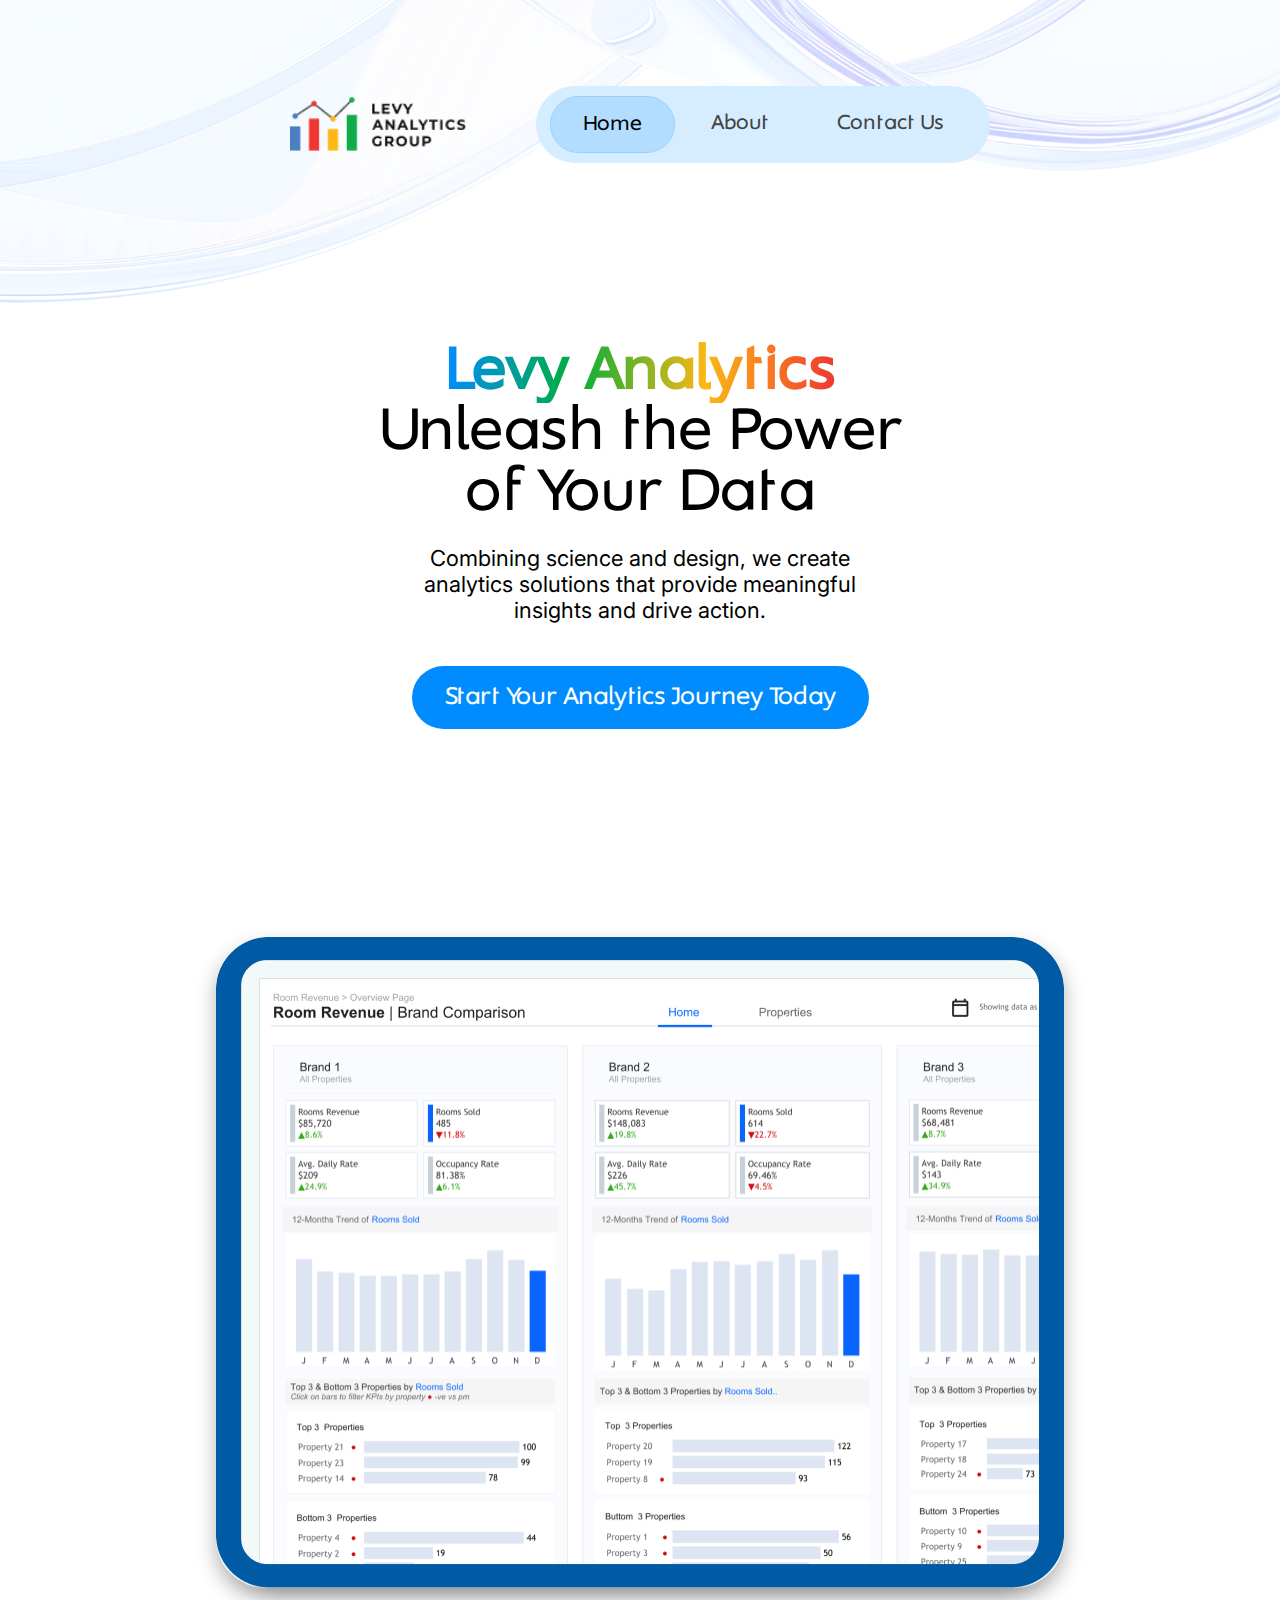
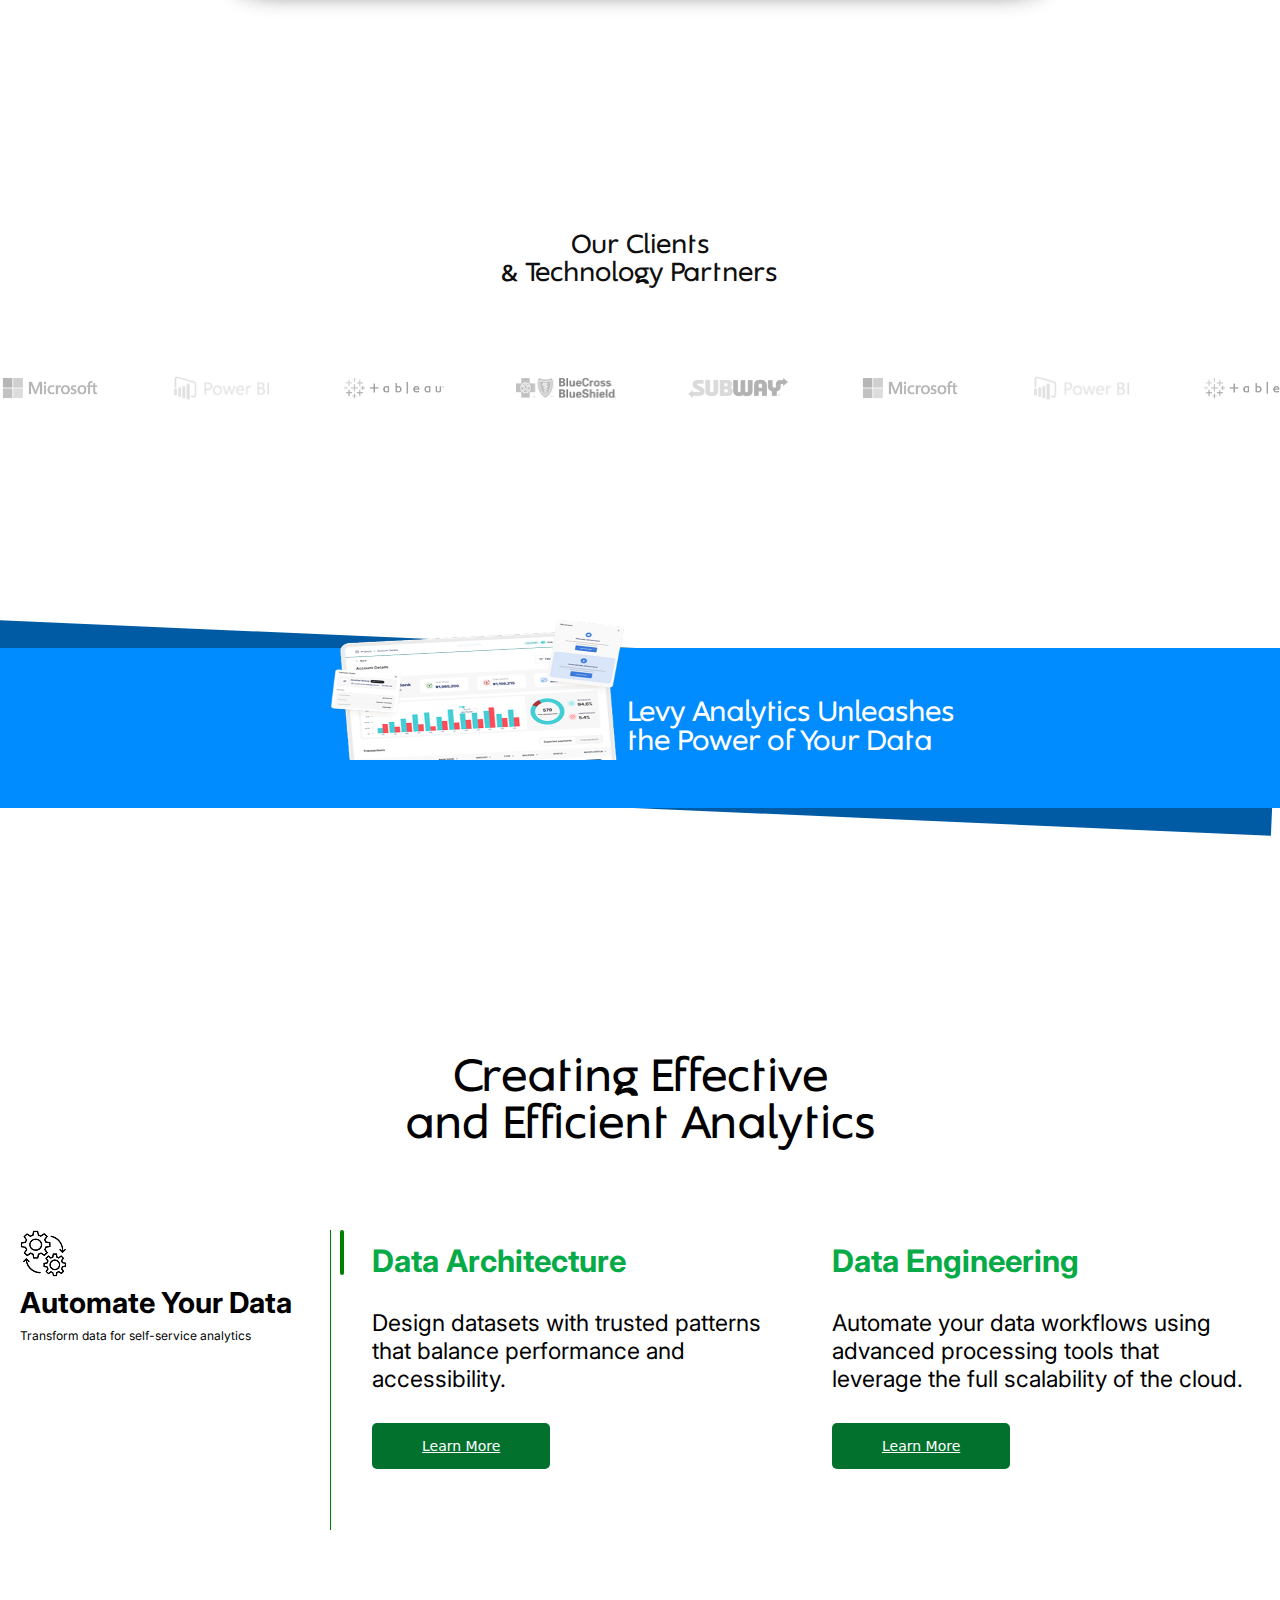
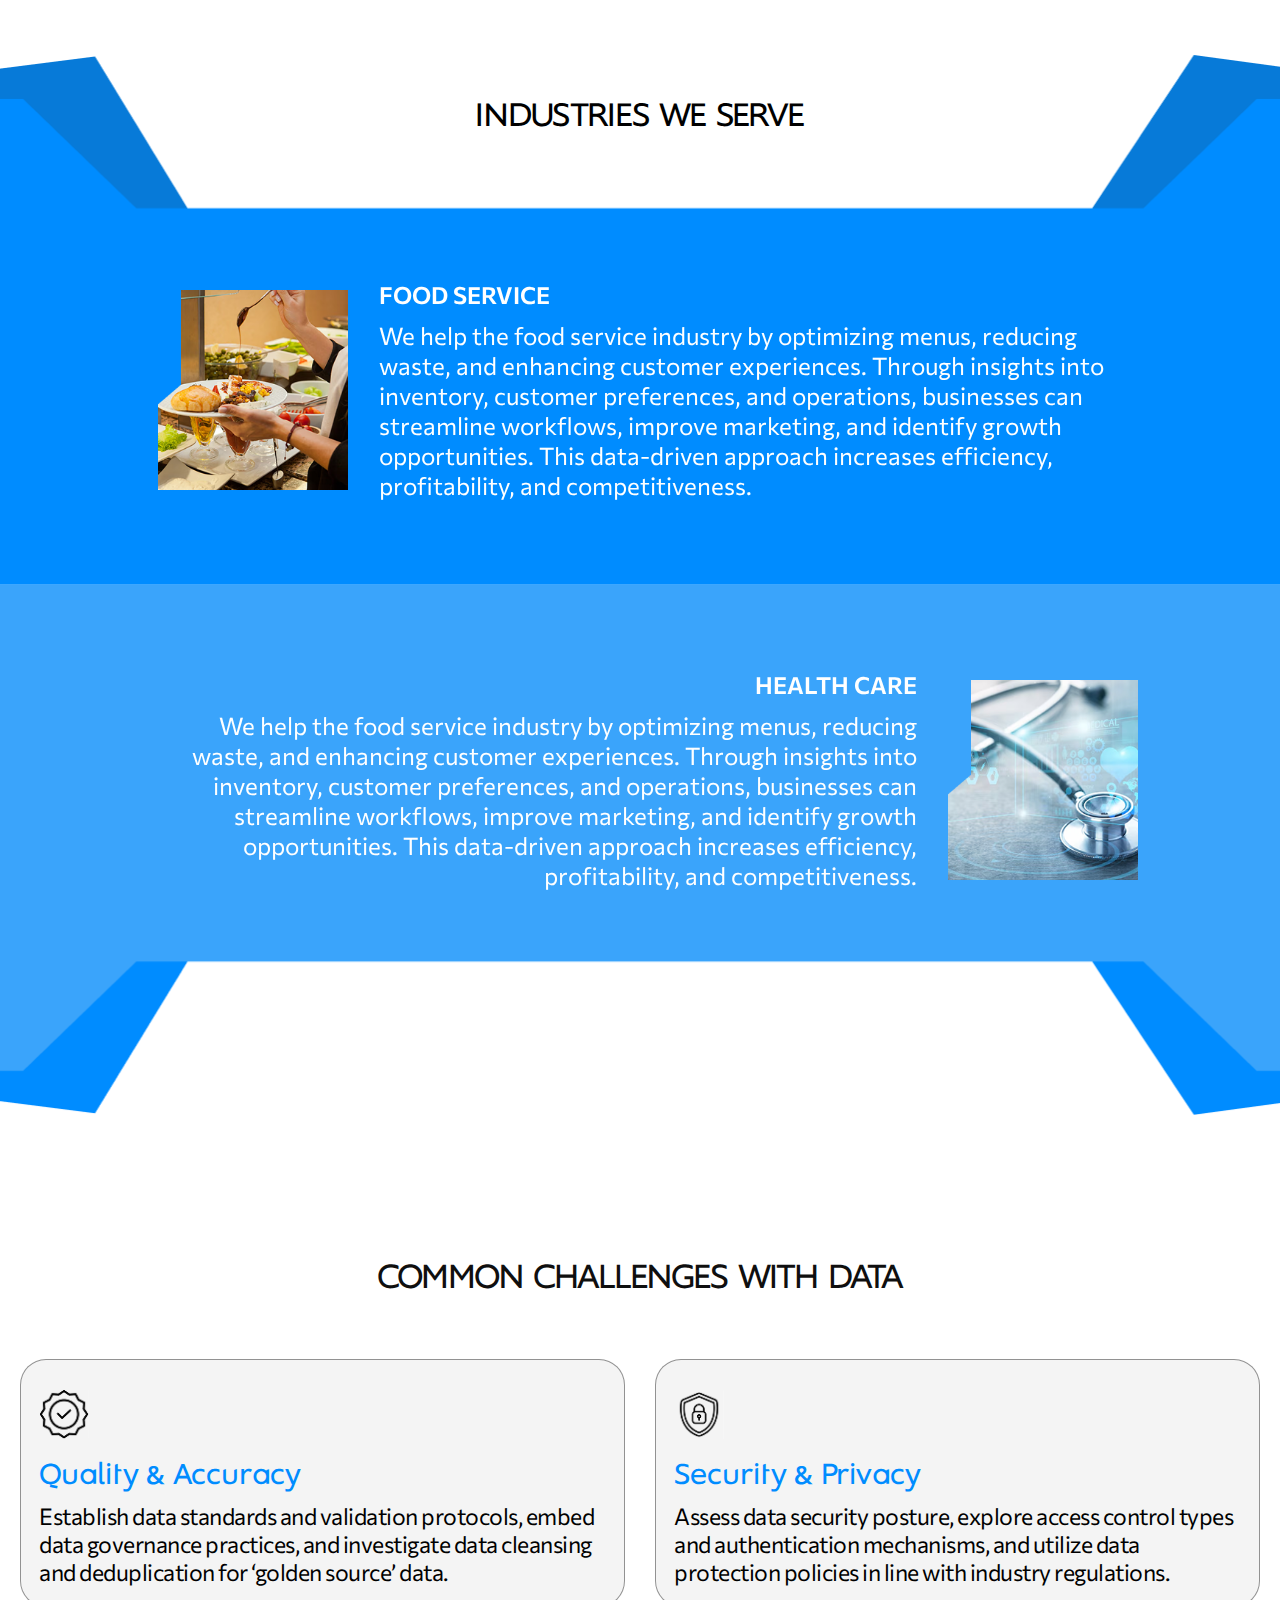
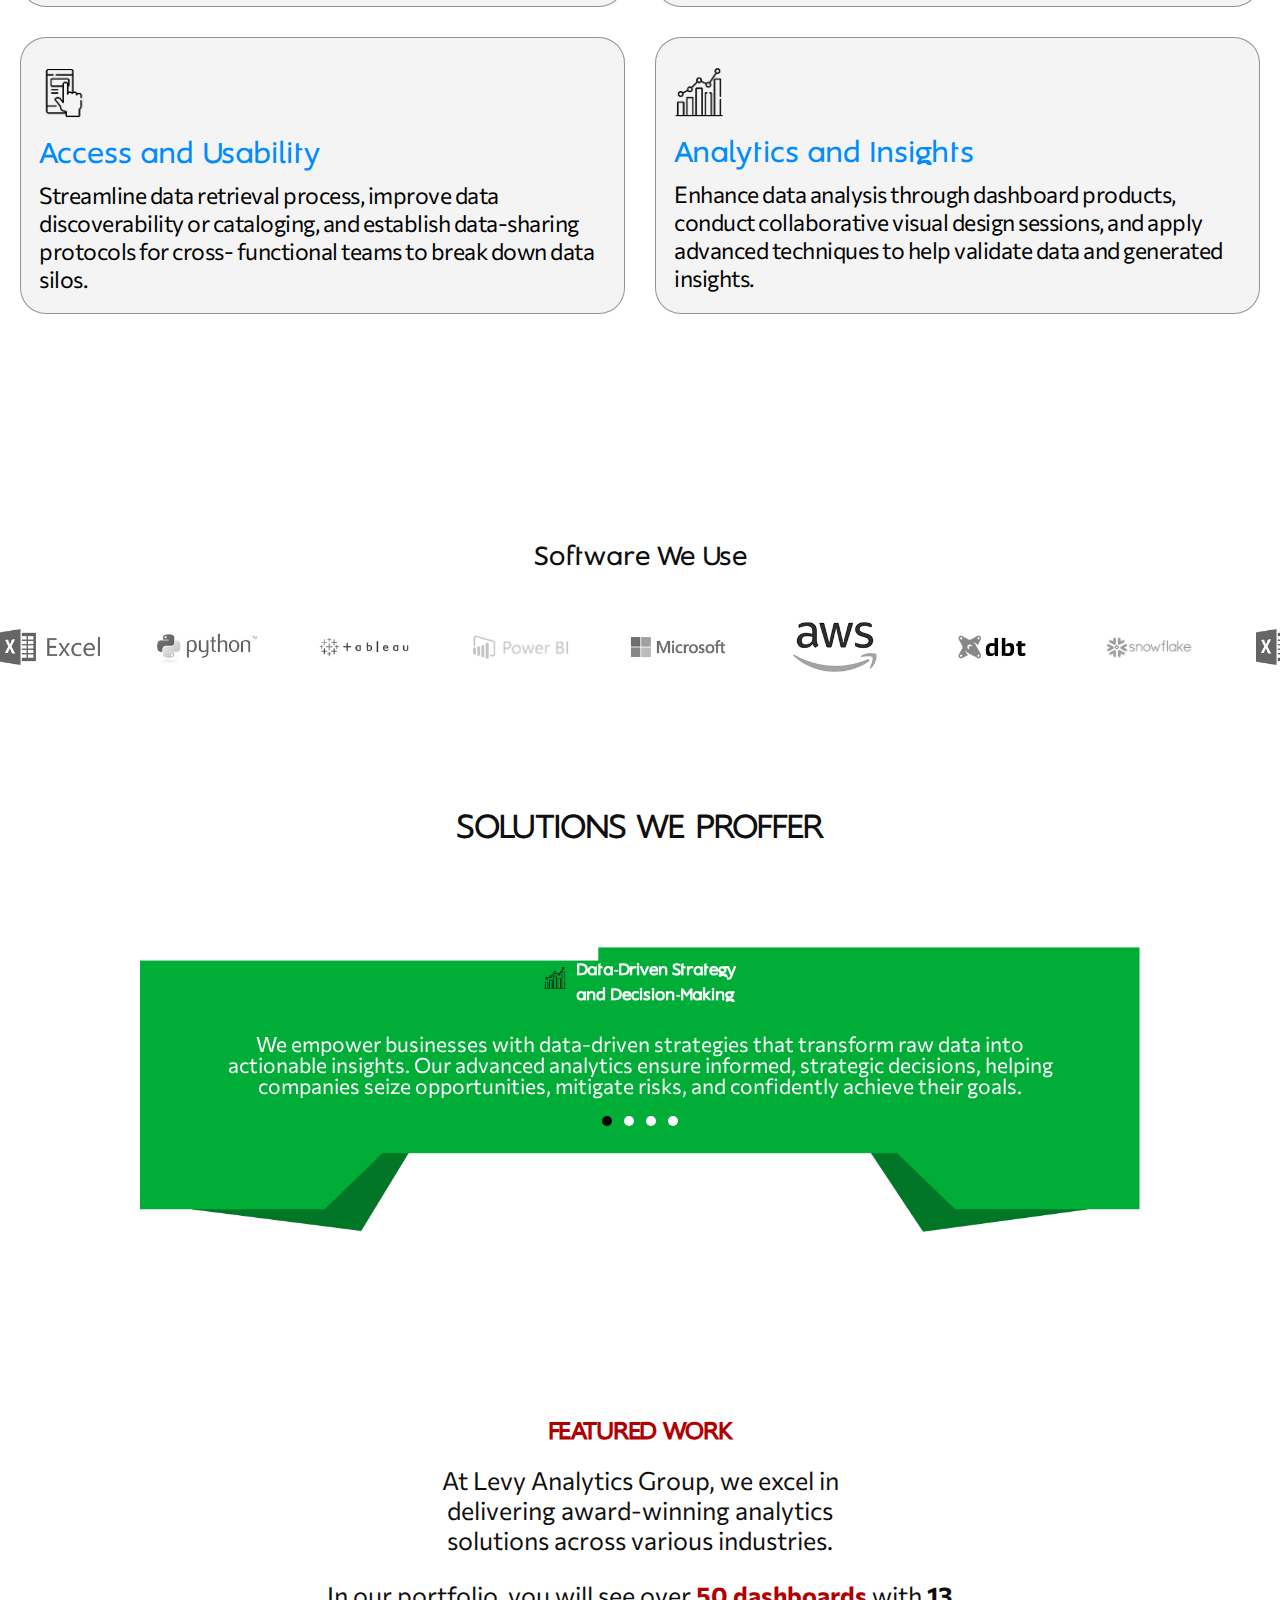
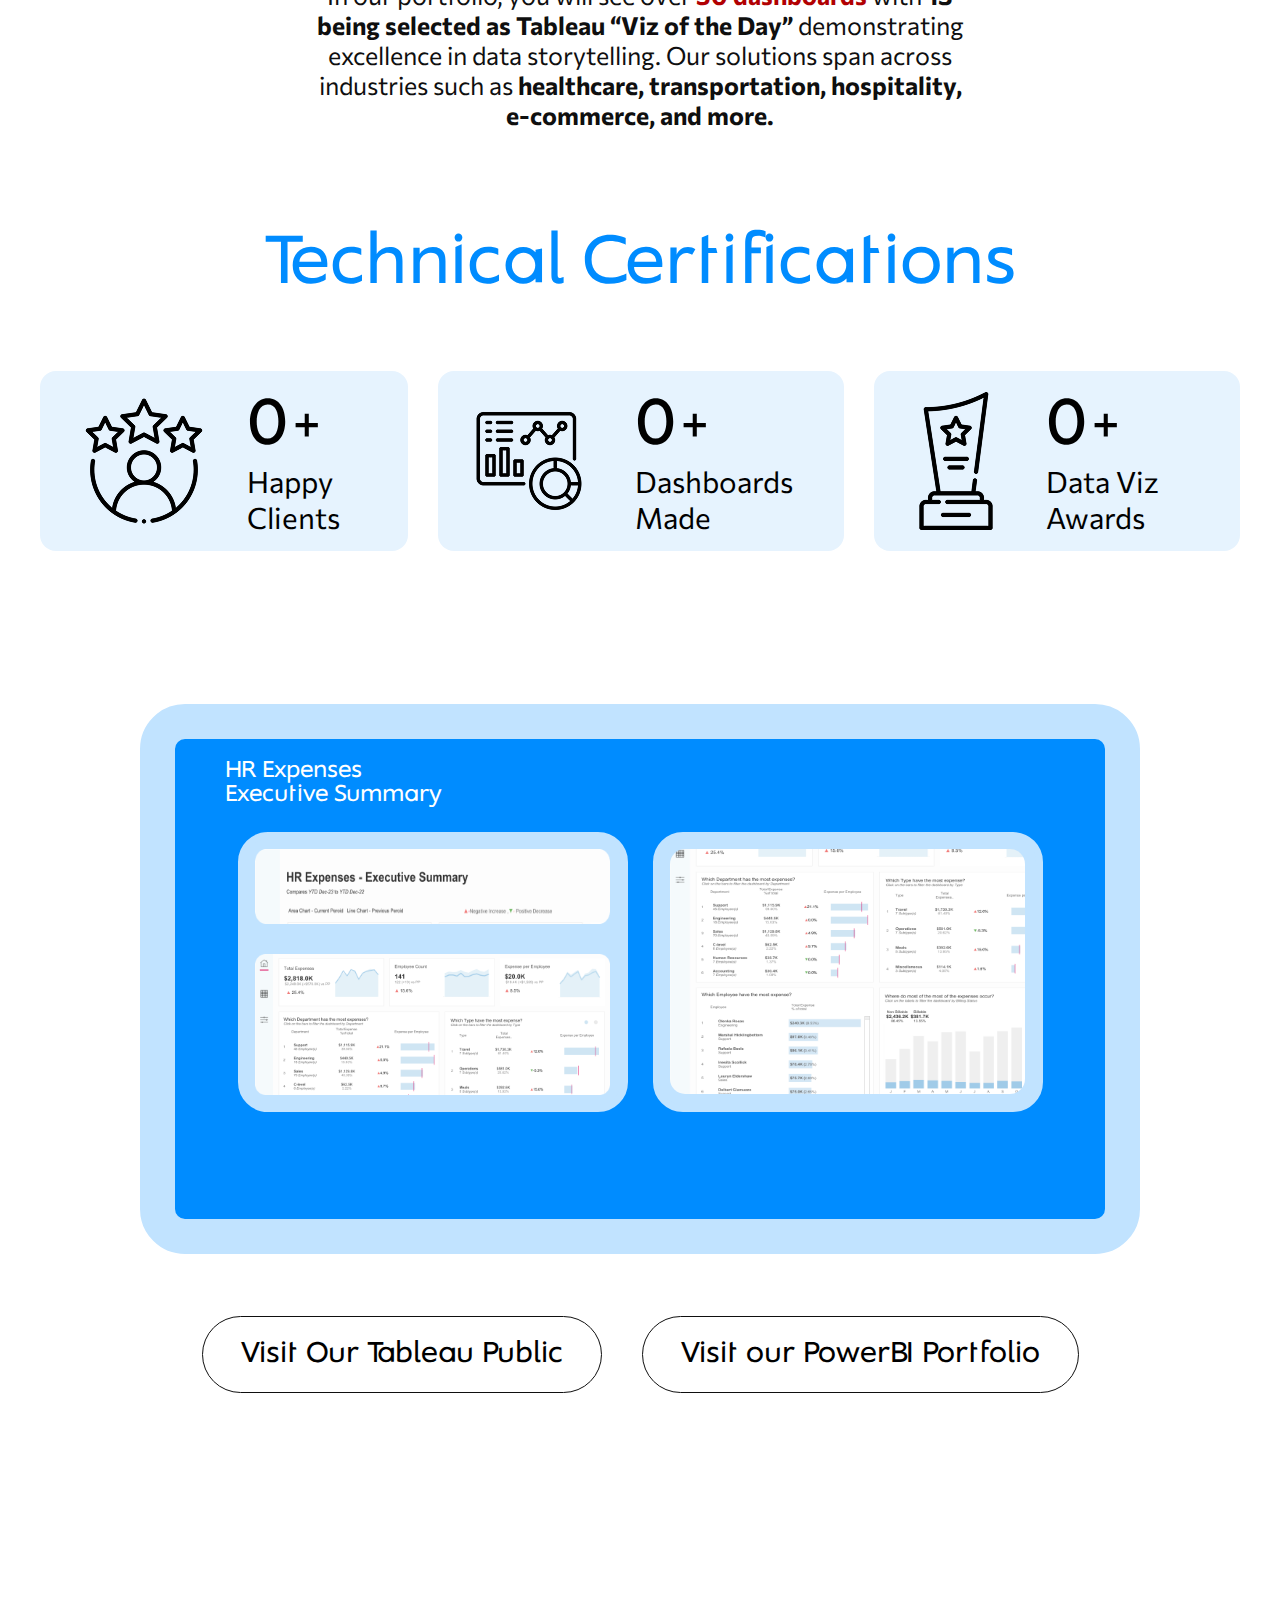
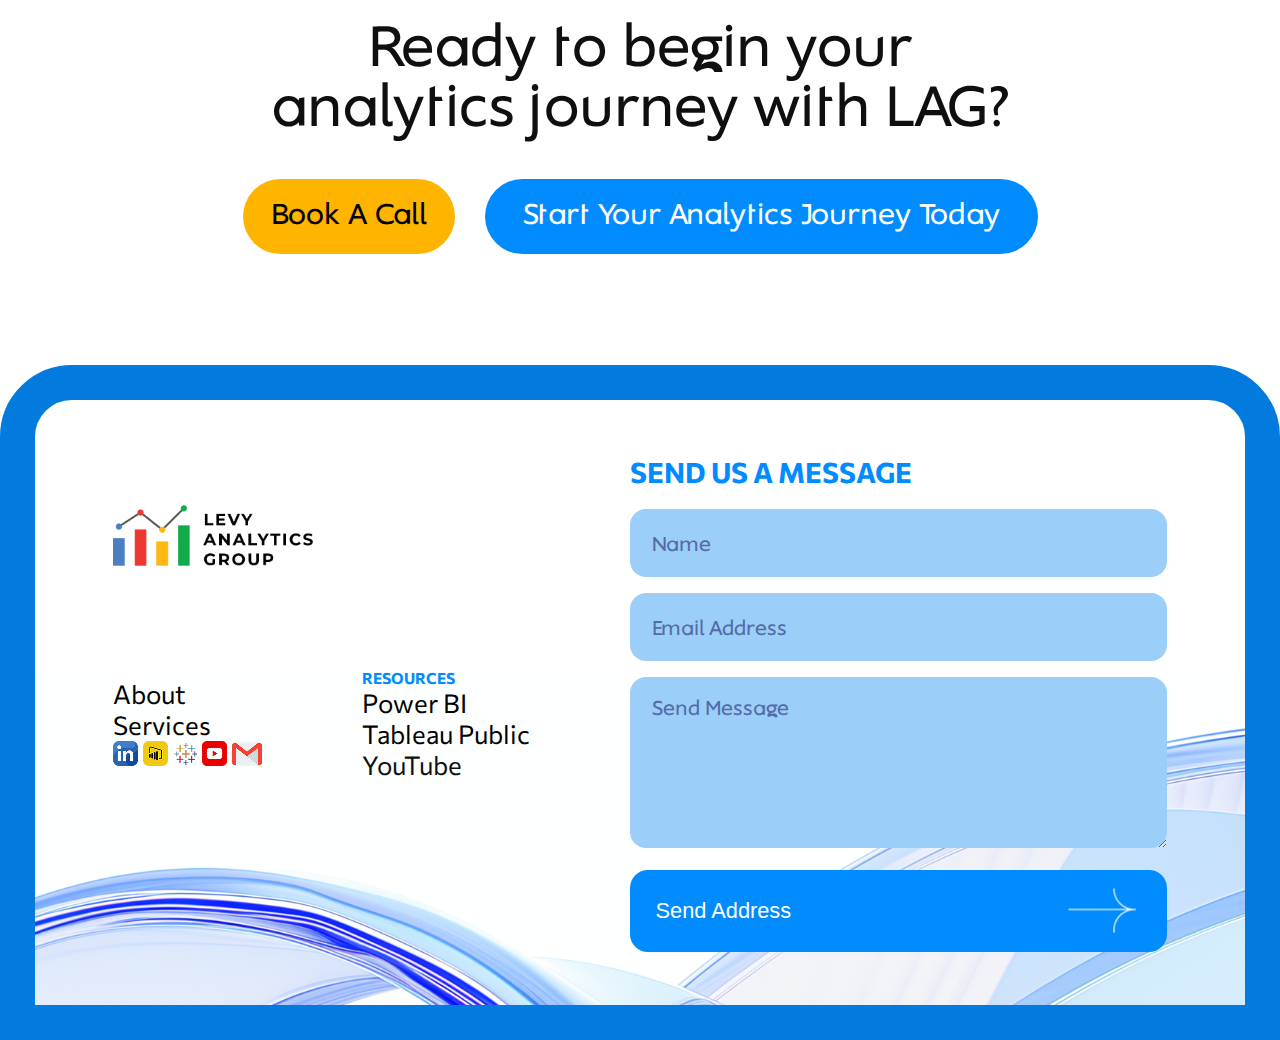
<file: index.html>
<!DOCTYPE html>
<html lang="en">
<head>
    <meta charset="UTF-8">
    <meta name="viewport" content="width=device-width, initial-scale=1.0">
    <title>levy analytics</title>
    <link rel="preconnect" href="https://fonts.googleapis.com">
    <link rel="preconnect" href="https://fonts.gstatic.com" crossorigin>
    <link href="https://fonts.googleapis.com/css2?family=Inter:ital,opsz,wght@0,14..32,100..900;1,14..32,100..900&display=swap" rel="stylesheet">
    <link href="https://fonts.googleapis.com/css2?family=Commissioner:wght@100..900&display=swap" rel="stylesheet">
    
    <link
    rel="stylesheet"
    href="https://cdn.jsdelivr.net/npm/swiper@11/swiper-bundle.min.css"
    />
        <link
    rel="stylesheet"
    href="https://cdn.jsdelivr.net/npm/swiper@10/swiper-bundle.min.css"
    />

    <link rel="stylesheet" href="style.css">
    <link rel="stylesheet" href="about.css">
    <script src="https://cdn.jsdelivr.net/npm/swiper@11/swiper-bundle.min.js"></script>
    <script src="https://cdn.jsdelivr.net/npm/swiper@10/swiper-bundle.min.js"></script>
</head>
<body>


    <head>

        <header>
            <img class="bigImg" src="levy img/high_empyrean_this_image_shows_an_interesting_abstract_art_desi_0efd0bd4-ef4e-446a-9b5d-d1f654000006 1.png">

            <div class="top">
                <img class="levyLogo" src="levy img/Group 1000002904.png" >


                <div class="nav-wrapper">
                    <nav class="vertical-nav">
                        <ul class="ff-basic fs-400">
                            <li class="nav-item active" data-target="home"><a href="index.html">Home</a></li>
                            <li class="nav-item" data-target="about"><a href="aboutus.html">About</a></li>                            
                            <li class="nav-item" data-target="blog"><a href="blog.html">Contact Us </a></li>
                        </ul>
                    </nav>
                </div>
            </div>
         

      
        </header>
    
    
    
     
    </head>

  

    <main>

                    
            <section class="levyIntro">
                
                <h1 class="">Levy Analytics</h1>
                <h2 class="ff-basic">Unleash the Power <br>of Your Data</h2>
                <h3>
                        Combining science and design, we create<br> analytics solutions that provide meaningful<br> insights and drive action.
                </h3>
                <div class="cta_startJourney ff-basic">
                        Start Your Analytics Journey Today
                </div>
            </section>
        

            
            
            <div class="image-stack-container">
                <div class="image-stack">
                    <img src="levy img/swiper001.png" class="image front" data-index="1" style="border: none;">
                    <img src="levy img/swiper002.png" class="image middle" data-index="2" style="border: none;">
                    <img src="levy img/swipr003.png" class="image back" data-index="3" style="border: none;">
                
                </div>
            
            </div>
        
        

            <section class="partSec container1">

                <p class="clientPartners ff-basic">
                        Our Clients<br class="brkcl"> & Technology Partners
                </p>

                <div class="scroll-imgdiv">
                    <div class="scroll-img">
                
                        <img class="clientPartners_img" src="levy img/micro.png" >
                        <img class="clientPartners_img" src="levy img/power.png" >
                        <img class="clientPartners_img" src="levy img/tableauu.png" >
                        <img class="clientPartners_img" src="levy img/blue.png">
                        <img class="clientPartners_img" src="levy img/subway.png">

                        <img class="clientPartners_img" src="levy img/micro.png" >
                        <img class="clientPartners_img" src="levy img/power.png" >
                        <img class="clientPartners_img" src="levy img/tableauu.png" >
                        <img class="clientPartners_img" src="levy img/blue.png">
                        <img class="clientPartners_img" src="levy img/subway.png">
                        <img class="clientPartners_img" src="levy img/micro.png" >
                        <img class="clientPartners_img" src="levy img/power.png" >
                        <img class="clientPartners_img" src="levy img/tableauu.png" >
                        <img class="clientPartners_img" src="levy img/blue.png">
                        
                


                    
                    </div>
                </div>
            
                
            </section>

            <div class="analyticsContainer container1">
                <div class="analyticsBorder"></div>
                <div class="analyticsUnleash">
                    <img src="levy img/Group 1000002847 1.png">
                    <p class="ff-basic">
                        Levy Analytics Unleashes<br>
                        the Power of Your Data
                    </p>
                </div>
            </div>

            <div class="effAnalytics ff-basic">
                Creating Effective<br>
                and Efficient Analytics
            </div>

                    
            <!-- new table of content  -->
            
                    <!-- WRAPPER -->
            <div class="section-scroll" style="position: relative;">
                <!-- Fixed green vertical line -->
                <div class="fixed-line"></div>
  
                <!-- Custom fake scrollbar -->
                <div class="custom-scrollbar">
                  <div class="scroll-thumb"></div>
                </div>
  
                <!-- Scrollable section -->
                <section class="service-pager" id="content">
  
                  <!-- ROW 1 -->
                  <div class="row">
                    <div class="label">
                      <img class="labImg" src="levy img/auto.png" alt="">
                      <p class="dataTop">Automate&nbsp;Your&nbsp;Data</p>
                      <p class="datIfo">Transform data for self-service analytics</p>
                    </div>
                    <div class="cards">
                      <article class="card graen">
                        <h4 style="color: #06AA47;">Data Architecture</h4>
                        <p class="datacoint">Design datasets with trusted patterns that balance performance and accessibility.</p>
                        <a href="automatedata.html" target="_blank"><div class="grnbox">Learn More</div></a>
                      </article>
                      <article class="card graen">
                        <h4 style="color: #06AA47;">Data Engineering</h4>
                        <p class="datacoint">Automate your data workflows using advanced processing tools that leverage the full scalability of the cloud.</p>
                        <a href="automatedata.html" target="_blank"><div class="grnbox">Learn More</div></a>
                      </article>
                    </div>
                  </div>
  
                  <!-- ROW 2 -->
                  <div class="row">
                    <div class="label">
                      <img class="labImg" src="levy img/enable.png" alt="">
                      <p class="dataTop">Enable&nbsp;Data&nbsp;Culture</p>
                      <p class="datIfo">Evolve the culture of your organization</p>
                    </div>
                    <div class="cards">
                      <article class="card blue">
                        <h4 style="color: #2188fe;">Data Strategy</h4>
                        <p class="datacoint">We design and implement a data analytics strategy and roadmap for insights.</p>
                        <a href="enableculture.html" target="_blank"><div class="blubox">Learn More</div></a>
                      </article>
                      <article class="card blue">
                        <h4 style="color: #2188fe;">Data Governance</h4>
                        <p class="datacoint">Implement data quality frameworks and security protocols tailored to adhere to any regulatory or company standards.</p>
                        <a href="enableculture.html" target="_blank"><div class="blubox">Learn More</div></a>
                      </article>
                    </div>
                  </div>
  
                  <!-- ROW 3 -->
                  <div class="row">
                    <div class="label">
                      <img class="labImg" src="levy img/insight.png" alt="">
                      <p class="dataTop">Insight&nbsp;Generation</p>
                      <p class="datIfo">Evolve the culture of your organization</p>
                    </div>
                    <div class="cards">
                      <article class="card gold">
                        <h4 style="color: #ffb804;">Data Science</h4>
                        <p class="datacoint">Maximize your data value by deriving information using trusted machine learning models and AI tools.</p>
                        <a href="insigtgen.html" target="_blank"><div class="yelbox">Learn More</div></a>
                      </article>
                      <article class="card gold">
                        <h4 style="color: #ffb804;">Data Visualization</h4>
                        <p class="datacoint">Translate data into insights efficiently and effectively driving business outcomes.</p>
                        <a href="insigtgen.html" target="_blank"><div class="yelbox">Learn More</div></a>
                      </article>
                    </div>
                  </div>
  
                </section>
              </div>
  

            <!-- ends here -->
            
            
            

        <Section class="idussection">

            <div class="indSer ff-basic">
                <p>INDUSTRIES WE SERVE</p>
            </div>


            <div class="custom-swiper container1">
                <div class="swiper-bg"></div> <!-- Stable Background -->
                <div class="swiper-container">
                    <div class="swiper-wrapper">
                        <div class="swiper-slide">
                            <img src="levy img/image (10).png" class="slide-image">
                            <div class="slide-text">
                                <p>FOOD SERVICE</p>
                                <p> 
                                    We help the food service industry by optimizing menus, reducing waste, and enhancing customer experiences. Through insights into inventory, customer preferences, and operations, businesses can streamline workflows, improve marketing, and identify growth opportunities. This data-driven approach increases efficiency, profitability, and competitiveness.
                                </p>
                            </div>
                        </div>
                        <div class="swiper-slide">
                            <img src="levy img/comm.png" class="slide-image">
                            <div class="slide-text">
                                <p>COMMERCIAL REAL ESTATE</p>
                                <p>
                                    As a company, we enhance commercial real estate by providing insights into market trends, property values, and investment opportunities. Through predictive analytics, businesses can optimize property management, assess risks, and identify emerging locations for development. This data-driven approach helps with tenant retention, lease optimization, and efficient space utilization, ultimately improving profitability and decision-making in the industry.
                                </p>
                            </div>
                        </div>
                        <div class="swiper-slide">
                            <img src="levy img/private.png" class="slide-image">
                            <div class="slide-text">
                                <P>PRIVATE EQUITY</P>
                                <P>
                                    As a data analytics company, we support private equity by identifying investment opportunities, assessing risks, and optimizing portfolio performance. Through data-driven insights, firms can analyze market trends, track company performance, and predict future growth, enabling more informed investment decisions and maximizing returns.
                                </P>
                            </div>
                        </div>
                        <div class="swiper-slide">
                            <img src="levy img/tech.png" class="slide-image">
                            <div class="slide-text">
                                <P>TECHNOLOGY</P>
                                <P>
                                    We support the technology sector by optimizing product development, enhancing user experiences, and improving operational efficiency. By analysing user data, market trends, and system performance, companies can identify growth opportunities, predict trends, and optimize resource allocation, driving innovation and competitive advantage in the tech industry.
                                </P>
                            </div>
                        </div>
                    </div>
                </div>
            </div>


        </Section>
        
        
        

            <div class="custom-swiper reverse-swiper container1">
                <div class="swiper-bg"></div> <!-- Stable Background -->
                <div class="swiper-container reverse-container">
                    <div class="swiper-wrapper">
                        <div class="swiper-slide">
                            <div class="slide-text">
                                <p>HEALTH CARE</p>
                                <p>
                                    We help the food service industry by optimizing menus, reducing waste, and enhancing customer experiences. Through insights into inventory, customer preferences, and operations, businesses can streamline workflows, improve marketing, and identify growth opportunities. This data-driven approach increases efficiency, profitability, and competitiveness.
                                </p>
                            </div>
                            <img src="levy img/health.png" class="slide-image">
                        </div>
                        <div class="swiper-slide">
                            <div class="slide-text">
                                <p>TRANSPORT & LOGISTICS</p>
                                <p>We improve transportation and logistics by optimizing routes, reducing costs, and enhancing delivery efficiency. Predictive analytics help forecast demand, track shipments, and monitor vehicle performance, streamlining supply chains, improving scheduling, and boosting customer satisfaction.</p>
                            </div>
                            <img src="levy img/trans.png" class="slide-image">
                        </div>
                        <div class="swiper-slide">
                            <div class="slide-text">
                                <p>OIL, GAS & ENERGY</p>
                                <p>
                                    We enhance the oil, gas, and energy sectors by optimizing operations, improving safety, and reducing costs? By analyzing production data, equipment performance, and market trends, companies can predict maintenance needs, optimize resource allocation, and improve energy efficiency, ultimately driving profitability and sustainability.
                                </p>
                            </div>
                            <img src="levy img/oil.png" class="slide-image">
                        </div>
                        <div class="swiper-slide">
                            <div class="slide-text">
                                <P>FOOD & BEVERAGE DISTRIBUTION</P>
                                <P>
                                    We improve food and beverage distribution by optimizing inventory, forecasting demand, and streamlining supply chains. By analysing sales trends, customer preferences, and delivery patterns, companies can reduce waste, improve order accuracy, and enhance delivery efficiency, ultimately boosting profitability and customer satisfaction.
                                </P>
                            </div>
                            <img src="levy img/food.png" class="slide-image">
                        </div>
                    </div>
                </div>
            </div>



            <section class="commonChallenge">
                <p class="comP ff-basic">
                    COMMON CHALLENGES WITH DATA
                </p>
                <div class="challengeData">

                    <div class="challengeData_info">
                        <img class="challengeData_img" src="levy img/image 14.png">
                        <p class="challengeData_topic">Quality & Accuracy</p>
                        <p class="challengeData_text">
                            Establish data standards and validation protocols, embed data governance practices, and investigate data cleansing and deduplication for ‘golden source’ data.
                        </p>
                    </div>

                    <div class="challengeData_info">
                        <img class="challengeData_img" src="levy img/image (8).png">
                        <p class="challengeData_topic">Security & Privacy</p>
                        <p class="challengeData_text">
                            Assess data security posture, explore access control types and authentication mechanisms, and utilize data protection policies in line with industry regulations.
                        </p>
                    </div>

                    <div class="challengeData_info">
                        <img class="challengeData_img" src="levy img/image (7).png">
                        <p class="challengeData_topic">Access and Usability</p>
                        <p class="challengeData_text">
                            Streamline data retrieval process, improve data discoverability or cataloging, and establish data-sharing protocols for cross- functional teams to break down data silos.
                        </p>
                    </div>

                    <div class="challengeData_info">
                        <img class="challengeData_img" src="levy img/image (6).png">
                        <p class="challengeData_topic">Analytics and Insights</p>
                        <p class="challengeData_text">
                            Enhance data analysis through dashboard products, conduct collaborative visual design sessions, and apply advanced techniques to help validate data and generated insights.
                        </p>
                    </div>
                </div>
            </section>

            <section class="softwareUsed">
                <p class="ff-basic">Software We Use</p>

                <div class="softgrp">

                    <div class="softwareUsed_group">
                
                        <img class="softty" src="levy img/excel.png">
                        <img class="softty" src="levy img/python.png">
                        <img class="softty" src="levy img/image (5).png">
                        <img class="softty" src="levy img/power.png">          
                        <img class="softty" src="levy img/micro.png">
                        <img class="softty" src="levy img/aws.png">
                        <img class="softty" src="levy img/ddbt.png">
                        <img class="softty" src="levy img/snow.png">

                        <img class="softty" src="levy img/excel.png">
                        <img class="softty" src="levy img/python.png">
                        <img class="softty" src="levy img/image (5).png">
                        <img class="softty" src="levy img/power.png">          
                        <img class="softty" src="levy img/micro.png">
                        <img class="softty" src="levy img/aws.png">
                    </div>

                </div>
            
            </section>
            

        

            <section class="greenSolution">
                <section class="solutionsOffered">
                    <p class="ff-basic">SOLUTIONS WE PROFFER</p>
                </section>           

            
            
                <div class="green">

                            <!-- Swiper container -->
                    <div class="rare-swiper-container">
                        <div class="rare-swiper-wrapper">
                        <div class="rare-swiper-slide">
                            <div class="rare-top-content">
                            <img src="levy img/ladder.png" class="rare-image" />
                            <p class="rare-topic">Data-Driven Strategy <br> and Decision-Making</p>
                            </div>
                            <p class="rare-description">
                            We empower businesses with data-driven strategies that transform raw data into actionable insights. Our advanced analytics ensure informed, strategic decisions, helping companies seize opportunities, mitigate risks, and confidently achieve their goals.
                            </p>
                        </div>

                        <!-- Repeat for other slides -->
                        <div class="rare-swiper-slide">
                            <div class="rare-top-content">
                            <img src="levy img/scapper.png" class="rare-image" />
                            <p class="rare-topic">Lower Operating Costs<br> and Business Risks</p>
                            </div>
                            <p class="rare-description">
                                At Levy Analytics Group, we help clients cut costs and mitigate risks with efficient data management. Our approach reduces waste, optimizes resources, and identifies risks early, empowering businesses to make cost-effective decisions and stay competitive.
                            </p>
                        </div>

                        <div class="rare-swiper-slide">
                            <div class="rare-top-content">
                            <img src="levy img/clock.png" class="rare-image" />
                            <p class="rare-topic">Streamlined Productivity<br> and Resourcing</p>
                            </div>
                            <p class="rare-description">
                                As a company, we streamline productivity by optimizing data workflows and automating routine processes. Our solutions reduce inefficiencies, improve resource allocation, and enable companies to focus on strategic initiatives that drive success.
                            </p>
                        </div>

                        <div class="rare-swiper-slide">
                            <div class="rare-top-content">
                            <img src="levy img/ladder.png" class="rare-image" />
                            <p class="rare-topic">Clear Growth and<br> Performance Metrics</p>
                            </div>
                            <p class="rare-description">
                                We deliver real-time growth and performance metrics through comprehensive analytics, providing businesses with clear insights to track progress, make data-driven adjustments, and set realistic goals for sustained success.
                            </p>
                        </div>
                        </div>

                        <!-- Pagination -->
                        <div class="rare-swiper-pagination"></div>
                    </div>


                
                </div>

            </section>
        

            
            

            <section class="featuredWork">
                <p class="featchilda ff-basic">
                    FEATURED WORK
                </p>
                <p class="featchildb">
                    At Levy Analytics Group, we excel in<br> delivering award-winning analytics<br> solutions across various industries.
                </p>
                <p class="featchildc">
                    In our portfolio, you will see over <span class="bold" style="color: #b10002;">50 dashboards</span>  with <span class="bold">13<br> being selected as Tableau “Viz of the Day”</span> demonstrating<br> excellence in data storytelling. Our solutions span across<br> industries such as <span class="bold">healthcare, transportation, hospitality,<br> e-commerce, and more.</span>
                </p>
            </section>

        <section class="forstat">
                

            <div class="techCert animation_section">
                <p>
                    Technical Certifications
                </p>
            </div>

               <!-- Stats Section HTML -->
               <div class="the-stats">
                <div class="stats animation_section">
                  <img src="levy img/image 25.png" alt="Icon1" class="icon1">
                  <div class="statsFlex">
                    <div class="number ff-basic" data-start="0" data-end="3">0+</div>
                    <p class="description">Happy Clients</p>
                  </div>
                </div>
  
                <div class="stats animation_section">
                  <img src="levy img/image (11).png" alt="Icon2" class="icon2">
                  <div class="statsFlex">
                    <div class="number ff-basic" data-start="0" data-end="225">0+</div>
                    <p class="description">Dashboards Made</p>
                  </div>
                </div>
  
                <div class="stats animation_section">
                  <img src="levy img/image (12).png" alt="Icon3" class="icon3">
                  <div class="statsFlex">
                    <div class="number ff-basic" data-start="0" data-end="25">0+</div>
                    <p class="description">Data Viz Awards</p>
                  </div>
                </div>
              </div>
  
    
        </section>

            <section class="pressFreedom">

                <div class="pressIndex ff-primary">
                    <p class="exp">HR Expenses
                        <br>Executive Summary</p>
                    <div class="pressIndex_img">
                        <div class="maskcon">
                            <img class="hrmask" src="levy img/hrmask1.png">
                            <img class="hrmaskb" src="levy img/hrmask2.png">
                        </div>
                        <div class="conmas"><img class="hrmaskc" src="levy img/hrpicut.png"></div>
                    </div>
                </div>

                <div class="pressFreedom_cta ff-basic">
                    <a class="tabuealink_b" href="https://public.tableau.com/app/profile/levyanalytics/vizzes" target="_blank">
                        Visit Our Tableau Public
                    </a>
                    <a class="tabuealink_b" href="https://www.novypro.com/manage_projects/levy-analytics" target="_blank">
                        Visit our PowerBI Portfolio
                    </a>
                </div>
            </section>

            <section class="majorCta ff-basic">
                <p>
                    Ready to begin your<br> analytics journey with LAG?
                </p>
                <div class="ctaButtons">
                    <button class="myButtona">
                        Book A Call

                    </button>
                    <button class="myButtonb">
                        Start Your Analytics Journey Today
                    </button>
                </div>
                
            </section>

    </main>

 
   

    <footer class="container1">

        <div class="footer_column">
            <div class="levyFooter">
                <div class="levyfooter_img">
                    <img src="levy img/levvy.png"> 
                </div>
               
                <div class="levyFooter_info">
                    <div>
                        <a class="fotlink" href="aboutus.html"><p class="ressb">About</p></a>
                        <a class="fotlink"><p class="ressb">Services</p></a>
                        <div class="levylink">
                            <a class="icunn" href="https://www.linkedin.com/company/levyanalytics/posts/?feedView=all" target="_blank">
                                <img src="levy img/in.png">
                            </a>

                            <a class="icunn" href="https://www.novypro.com/manage_projects/levy-analytics" target="_blank">
                                <img src="levy img/pngegg 1.png">
                            </a>
                            
                            <a class="icunn" href="https://public.tableau.com/app/profile/levyanalytics/vizzes" target="_blank">
                                <img src="levy img/tabulea.png">
                            </a>
                            
                            <a class="icunn" href="" target="_blank">
                                <img src="levy img/youtube.png">
                            </a>
                            
                            <a class="icunn" href="mailto:alex@levyanalytics.com" target="_blank">
                                <img src="levy img/gmmm.png">
                            </a>
                        </div>
                    </div>

                    <div>
                        <p class="ress">RESOURCES</p>
                        <a class="icunn2" href="https://www.novypro.com/manage_projects/levy-analytics" target="_blank"><p class="ressb">Power BI </p></a>
                        <a class="icunn2" href="https://public.tableau.com/app/profile/levyanalytics/vizzes" target="_blank"><p class="ressb"> Tableau Public</p></a>
                        <p class="ressb">YouTube</p>
                    </div>
                </div>
            </div>


            <div class="info-stack">
                <p class="send-a-message">SEND US A MESSAGE</p>
                <form action="https://formsubmit.co/" method="POST">

                    
                    <input type="text" id="name" name="name" placeholder="Name">

                    
                    <input type="email" id="email" name="email" placeholder="Email Address">

                    
                    <textarea class="text-area" name="text" placeholder="Send Message"></textarea>

                    <div class="input-container">
                        <button class="send-message" type="submit">
                            <span>Send Address</span>
                            <img class="input-icon" src="levy img/arow.png">
                        </button>
                    </div>
                </form>
            </div>
        </div>
        </div>


        <div class="footerBackground">
            <img src="levy img/high2.png">
        </div>
    </footer>



    <script src="https://cdn.jsdelivr.net/npm/gsap@3.12.5/dist/gsap.min.js"></script>

 

          <!-- SCROLL SYNC JS -->
        <script>

            


    
            const content = document.querySelector('.service-pager');
            const thumb = document.querySelector('.scroll-thumb');
            const scrollbar = document.querySelector('.custom-scrollbar');

            function updateThumb() {
              const contentHeight = content.scrollHeight;
              const visibleHeight = content.clientHeight;
              const scrollTop = content.scrollTop;

              const scrollbarHeight = scrollbar.offsetHeight;
              const thumbHeight = (visibleHeight / contentHeight) * scrollbarHeight;
              const thumbTop = (scrollTop / contentHeight) * scrollbarHeight;

              thumb.style.height = `${thumbHeight}px`;
              thumb.style.top = `${thumbTop}px`;
            }

            content.addEventListener('scroll', updateThumb);
            window.addEventListener('resize', updateThumb);
            window.addEventListener('load', updateThumb);








            document.addEventListener("DOMContentLoaded", function () {
                    const numberElements = document.querySelectorAll('.number');

                    if (numberElements.length === 0) return;

                    const numberObserver = new IntersectionObserver((entries, observer) => {
                      entries.forEach(entry => {
                        if (entry.isIntersecting) {
                          const el = entry.target;
                          const start = parseInt(el.dataset.start, 10);
                          const end = parseInt(el.dataset.end, 10);
                          const duration = 1500;
                          const steps = Math.floor(duration / 30);
                          const increment = (end - start) / steps;

                          let current = start;
                          let count = 0;

                          const timer = setInterval(() => {
                            current += increment;
                            count++;
                            el.textContent = Math.floor(current) + "+";
                            if (count >= steps) {
                              el.textContent = end + "+";
                              clearInterval(timer);
                            }
                          }, 30);

                          observer.unobserve(el);
                        }
                      });
                    }, {
                      threshold: 0.6
                    });

                    numberElements.forEach(el => numberObserver.observe(el));
                  });


       
        </script>

    
    <script src="script.js"></script>

</body>
</html>
</file>
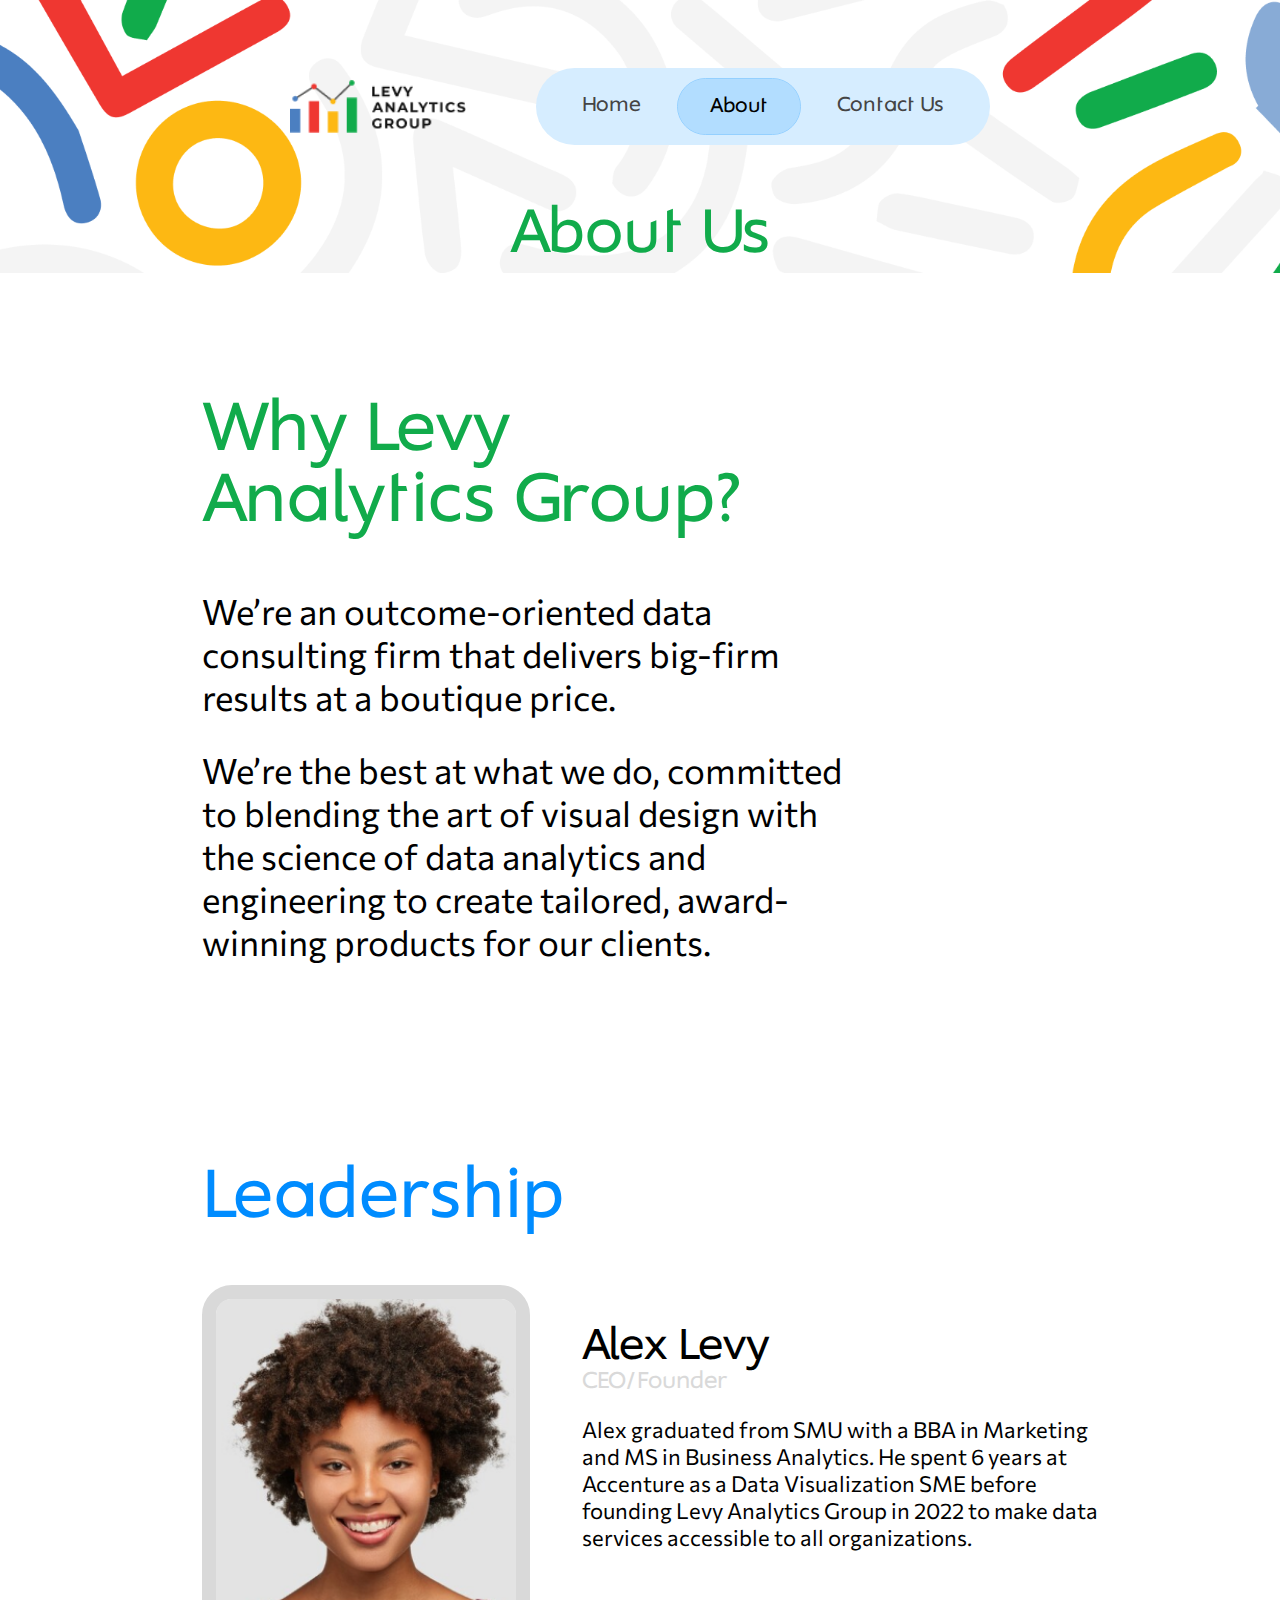
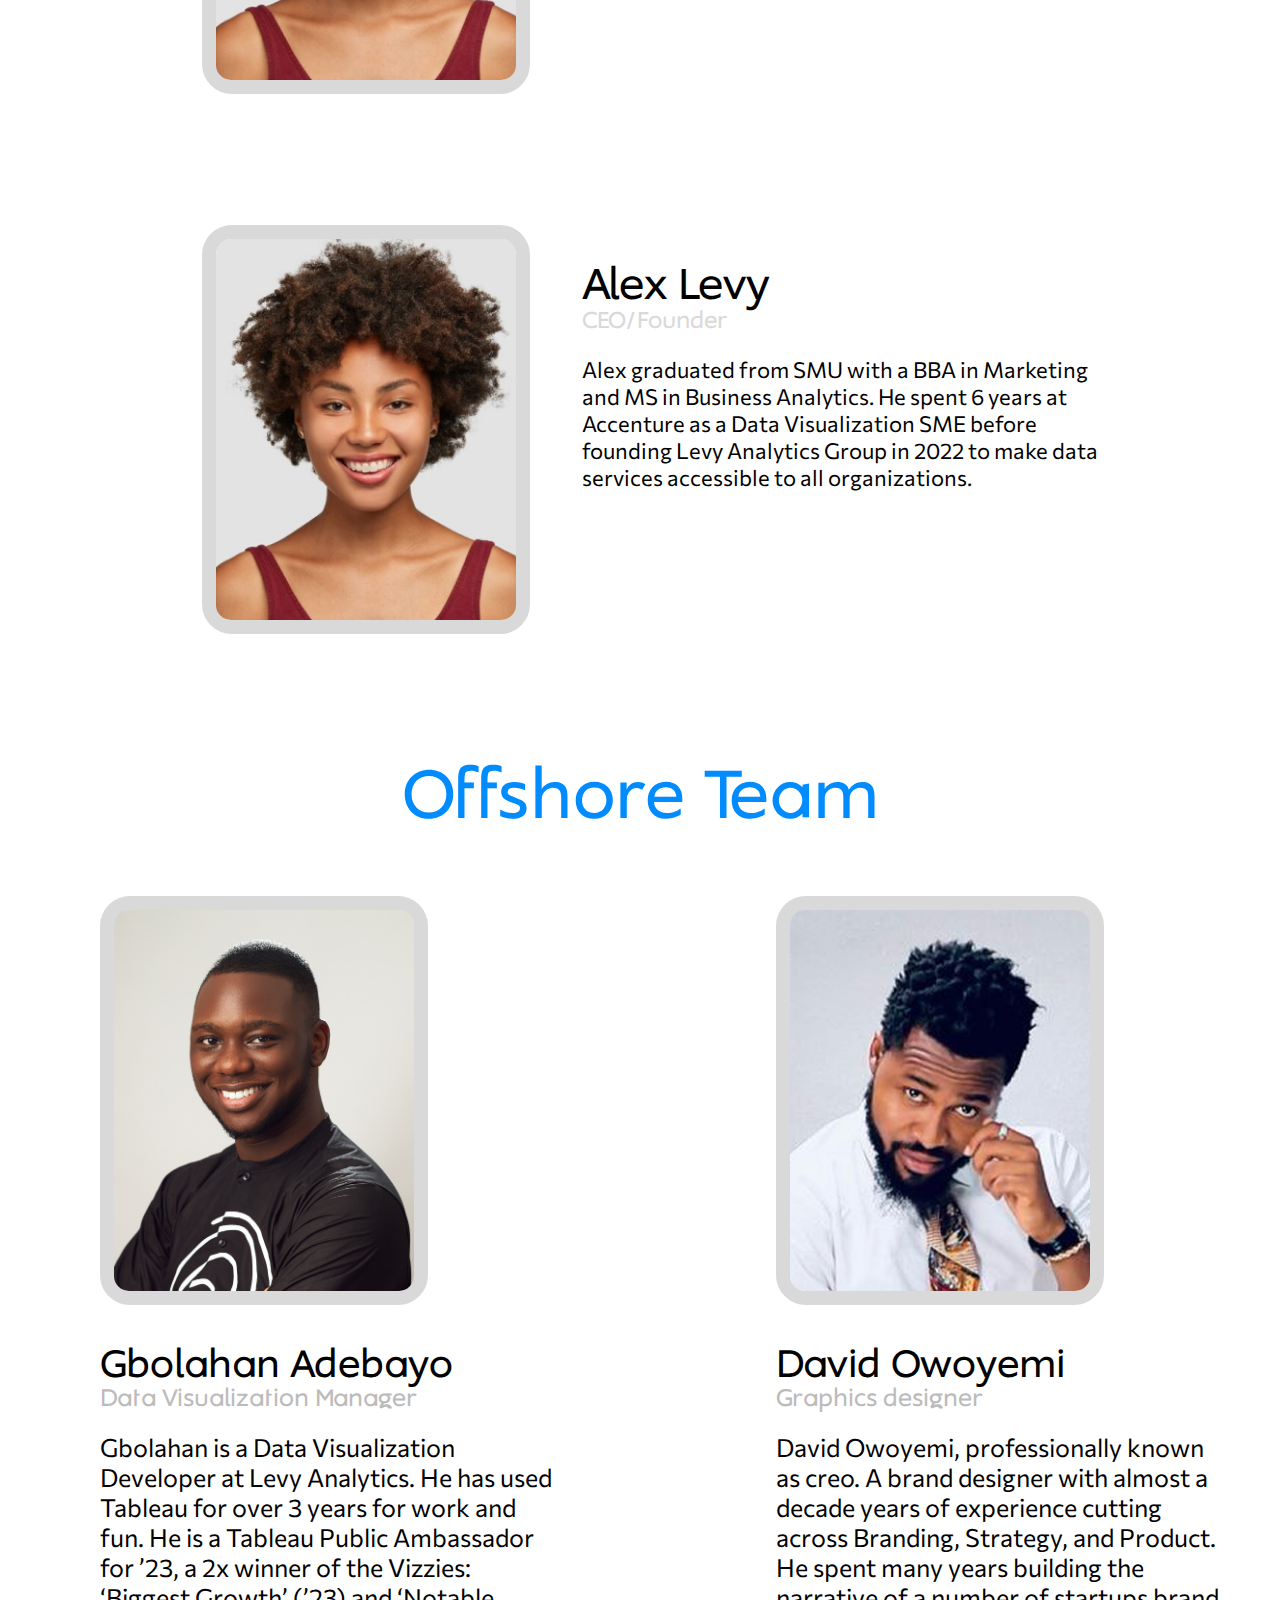
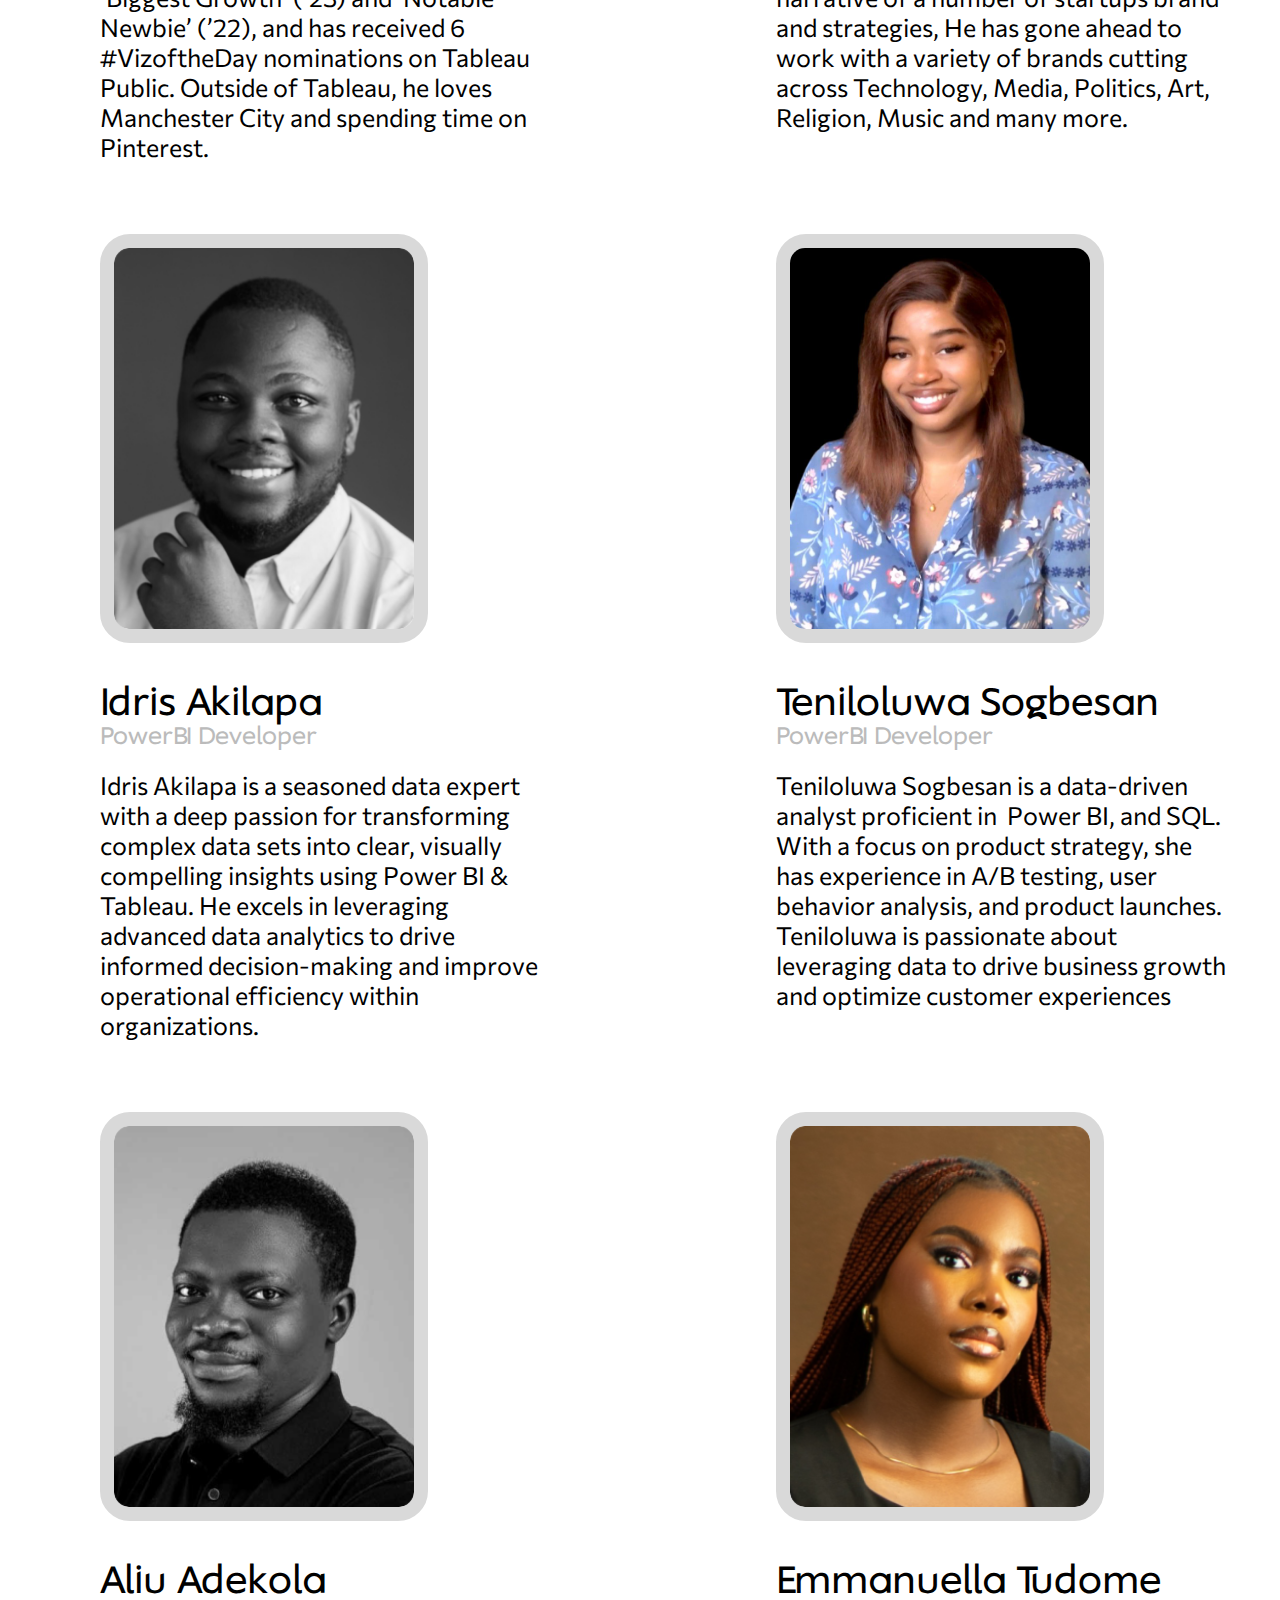
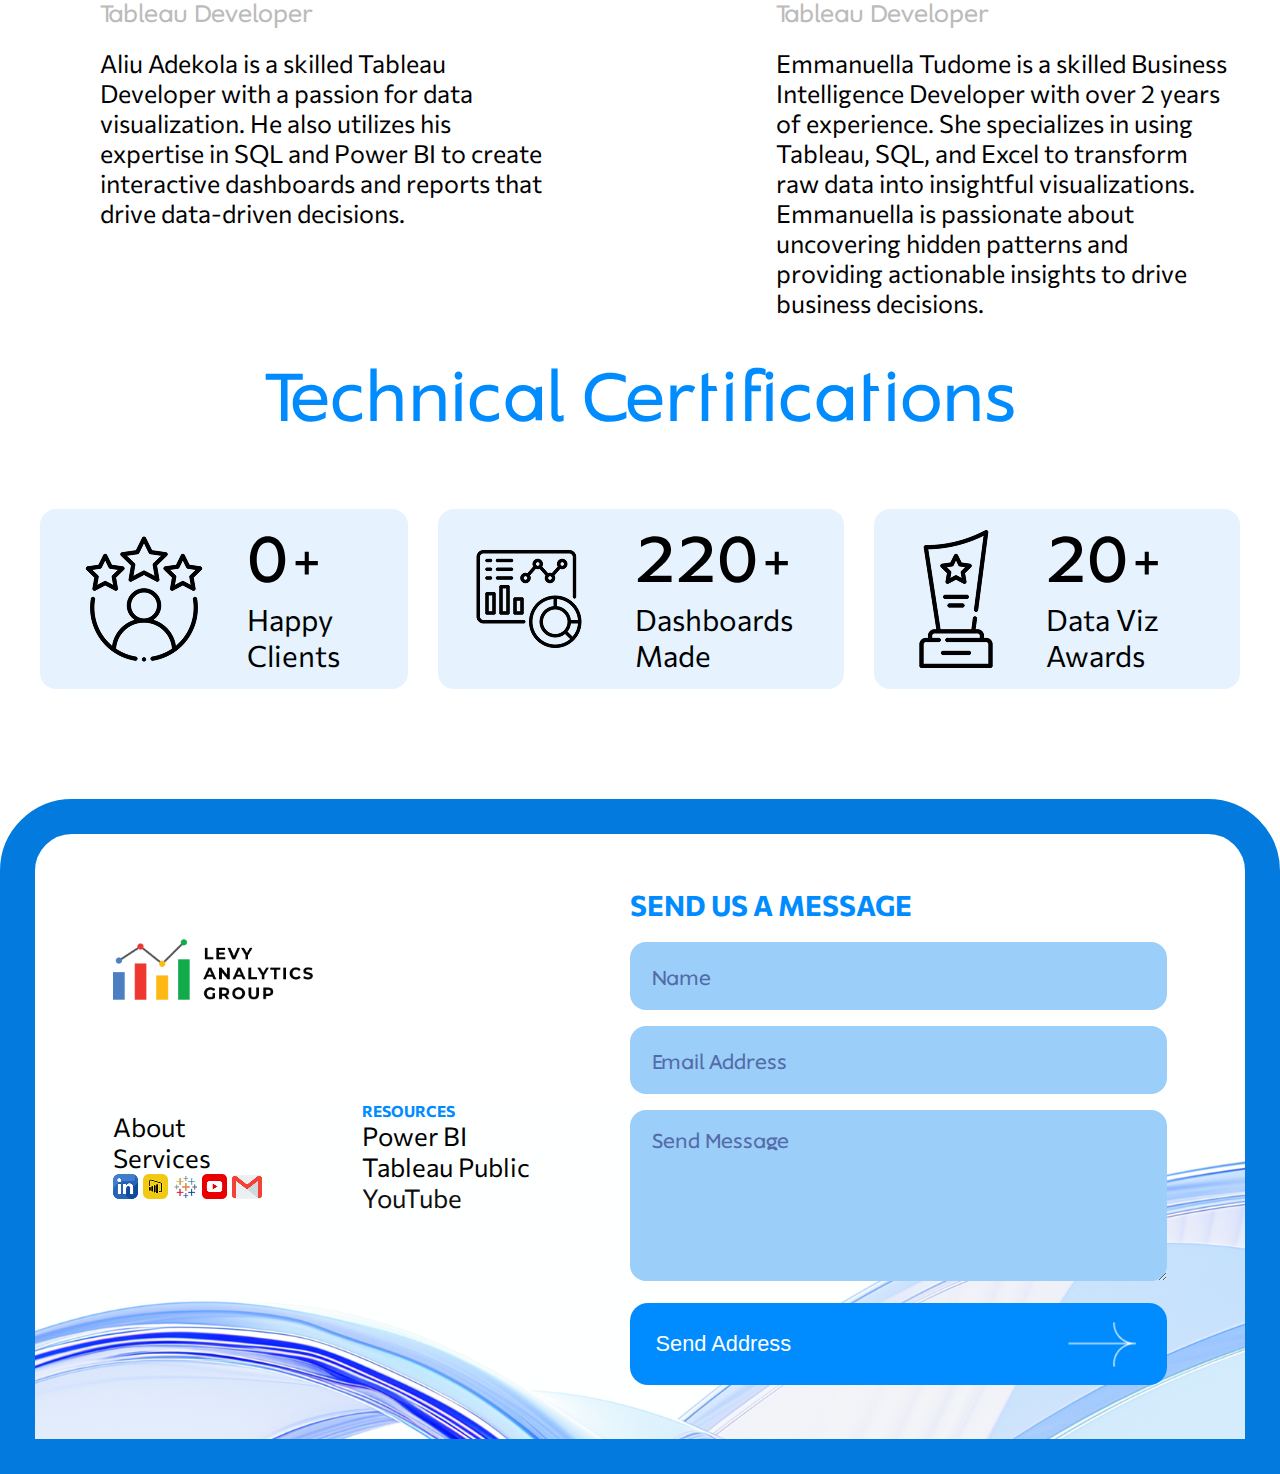
<file: aboutus.html>
<!DOCTYPE html>
<html lang="en">
<head>
    <meta charset="UTF-8">
    <meta name="viewport" content="width=device-width, initial-scale=1.0">
    <title>levy Analytics About Us</title>
    <link rel="stylesheet" href="style.css">
    <link rel="stylesheet" href="about.css">
    <link rel="preconnect" href="https://fonts.googleapis.com">
    <link rel="preconnect" href="https://fonts.gstatic.com" crossorigin>
    <link href="https://fonts.googleapis.com/css2?family=Inter:ital,opsz,wght@0,14..32,100..900;1,14..32,100..900&display=swap" rel="stylesheet">
    <link href="https://fonts.googleapis.com/css2?family=Commissioner:wght@100..900&display=swap" rel="stylesheet">
</head>
<body>

    
    <header>
        <img class="headbackground" src="levy img/Mask group (1).png">

        <div class="top">
            <img class="levyLogo" src="levy img/Group 1000002904.png" >


            <div class="nav-wrapper">
                <nav class="vertical-nav">
                    <ul class="ff-basic fs-400">
                        <li class="nav-item" data-target="home"><a href="index.html">Home</a></li>
                        <li class="nav-item active" data-target="about"><a href="aboutus.html">About</a></li>                            
                        <li class="nav-item" data-target="blog"><a href="blog.html">Contact Us </a></li>
                    </ul>
                </nav>
            </div>
        </div>
     
            <div class="aboutheaddiv">
                
                    <p class="aboutHead ff-basic ">About Us</p>
            </div>

  
    </header>
    

   
    
   

    <section class="whyLevy container animation_section">
        <p class="whyLevy_topic">Why Levy<br> Analytics Group?</p>

        <p class="whytopica">
            We’re an outcome-oriented data consulting firm that delivers big-firm results at a boutique price.
        </p>

        <p class="whytopicb">
            We’re the best at what we do, committed to blending the art of visual design with the science of data analytics and engineering to create tailored, award-winning products for our clients.
        </p>
    </section>

    <section class="leadSec container">
        <p class="lead animation_section">Leadership</p>
        <div  class="leaddiv animation_section">
            <div class="leaddiv2">
                <img class="leaddiv2_img" src="levy img/Mask group (2).png">
            </div>
            <div class="leadP">
                <p class="leadP_ceo">Alex Levy</p>
                <p class="leadP_vice">CEO/Founder</p>
                <p class="leadP_ceodetail">
                    Alex graduated from SMU with a BBA in Marketing and MS in Business Analytics. He spent 6 years at Accenture as a Data Visualization SME before founding Levy Analytics Group in 2022 to make data services accessible to all organizations.
                </p>
            </div>

        </div>

        <div  class="leaddiv animation_section">
            <div class="leaddiv2">
                <img class="leaddiv2_img" src="levy img/Mask group (2).png">
            </div>
            <div class="leadP">
                <p class="leadP_ceo">Alex Levy</p>
                <p class="leadP_vice">CEO/Founder</p>
                <p class="leadP_ceodetail">
                    Alex graduated from SMU with a BBA in Marketing and MS in Business Analytics. He spent 6 years at Accenture as a Data Visualization SME before founding Levy Analytics Group in 2022 to make data services accessible to all organizations.
                </p>
            </div>

        </div>


    </section>

    <section class="offshoreTeam container">
        <p class="offTeam animation_section">Offshore Team</p>
        <div class="teamGrid">
            <div class="teamInfo animation_section">
                <div class="teamPhoto"><img src="levy img/gbolahangb.jpeg"> </div>
                <div class="teamDetail">
                    <p>Gbolahan Adebayo</p>
                    <p>Data Visualization Manager</p>
                </div>
                <div class="teamcred">
                    <p>
                        Gbolahan is a Data Visualization Developer at Levy Analytics. He has used Tableau for over 3 years for work and fun. He is a Tableau Public Ambassador for ’23, a 2x winner of the Vizzies: ‘Biggest Growth’ (’23) and ‘Notable Newbie’ (’22), and has received 6 #VizoftheDay nominations on Tableau Public. Outside of Tableau, he loves Manchester City and spending time on Pinterest.
                    </p>
                </div>
            </div>

            <div class="teamInfo animation_section">
                <div class="teamPhoto">
                    <img src="levy img/owoyemi.png">
                </div>
                <div class="teamDetail">
                    <p>David Owoyemi</p>
                    <p>Graphics designer</p>
                </div>
                <div class="teamcred">
                    <p>
                        David Owoyemi, professionally known as creo. A brand designer with almost a decade years of experience cutting across Branding, Strategy, and Product. He spent many years building the narrative of a number of startups brand and strategies, He has gone ahead to work with a variety of brands cutting across Technology, Media, Politics, Art, Religion, Music and many more.
                    </p>
                </div>
            </div>

            <div class="teamInfo animation_section">
                <div class="teamPhoto">
                    <img src="levy img/idris.png">
                </div>
                <div class="teamDetail">
                    <p>Idris Akilapa</p>
                    <p>PowerBI Developer</p>
                </div>
                <div class="teamcred">
                    <p>
                        Idris Akilapa is a seasoned data expert with a deep passion for transforming complex data sets into clear, visually compelling insights using Power BI & Tableau. He excels in leveraging advanced data analytics to drive informed decision-making and improve operational efficiency within organizations. 
                    </p>
                </div>
            </div>

            <div class="teamInfo animation_section">
                <div class="teamPhoto">
                    <img src="levy img/teni.png">
                </div>
                <div class="teamDetail">
                    <p>Teniloluwa Sogbesan</p>
                    <p>PowerBI Developer</p>
                </div>
                <div class="teamcred">
                    <p>
                        Teniloluwa Sogbesan is a data-driven analyst proficient in  Power BI, and SQL. With a focus on product strategy, she has experience in A/B testing, user behavior analysis, and product launches. Teniloluwa is passionate about leveraging data to drive business growth and optimize customer experiences
                    </p>
                </div>
            </div>

            <div class="teamInfo animation_section">
                <div class="teamPhoto">
                    <img src="levy img/alui.png">
                </div>
                <div class="teamDetail">
                    <p>Aliu Adekola</p>
                    <p>Tableau Developer</p>
                </div>
                <div class="teamcred">
                    <p>
                        Aliu Adekola is a skilled Tableau Developer with a passion for data visualization. He also utilizes his expertise in SQL and Power BI to create interactive dashboards and reports that drive data-driven decisions.
                    </p>
                </div>
            </div>

            <div class="teamInfo animation_section">
                <div class="teamPhoto">
                    <img src="levy img/tudome.png">
                </div>
                <div class="teamDetail">
                    <p>Emmanuella Tudome</p>
                    <p>Tableau Developer</p>
                </div>
                <div class="teamcred">
                    <p>
                        Emmanuella Tudome is a skilled Business Intelligence Developer with over 2 years of experience. She specializes in using Tableau, SQL, and Excel to transform raw data into insightful visualizations. Emmanuella is passionate about uncovering hidden patterns and providing actionable insights to drive business decisions.
                    </p>
                </div>
            </div>

        </div>
    </section>

    <div class="techCert animation_section">
        <p>
            Technical Certifications
        </p>
    </div>


        <!-- Small div with an image, number, and text -->
        <div class="the-stats">
                    
            <div class="stats animation_section">
                <img src="levy img/image 25.png" alt="Icon1" class="icon1">
                <div class="statsFlex">
                    <div class="number ff-basic" data-start="0" data-end="3">0+</div>
                    <p class="description">Happy Clients</p>
                </div>
               
            </div>

            <div class="stats animation_section">
                <img src="levy img/image (11).png" alt="Icon2" class="icon2">
                <div class="statsFlex">
                    <div class="number ff-basic" data-start="0" data-end="225">220+</div>
                    <p class="description">Dashboards Made</p>
                </div>
                
            </div>

            <div class="stats animation_section">
                <img src="levy img/image (12).png" alt="Icon3" class="icon3">
                <div class="statsFlex">
                    <div class="number ff-basic" data-start="0" data-end="25">20+</div>
                    <p class="description">Data Viz Awards</p>
                </div>
         
            </div>

        
        </div>
    



    

        <footer class="container1">

            <div class="footer_column">
                <div class="levyFooter">
                    <div class="levyfooter_img">
                        <img src="levy img/levvy.png"> 
                    </div>
                   
                    <div class="levyFooter_info">
                        <div>
                            <a class="fotlink" href="aboutus.html"><p class="ressb">About</p></a>
                            <a class="fotlink"><p class="ressb">Services</p></a>
                            <div class="levylink">
                                <a class="icunn" href="https://www.linkedin.com/company/levyanalytics/posts/?feedView=all" target="_blank">
                                    <img src="levy img/in.png">
                                </a>
    
                                <a class="icunn" href="https://www.novypro.com/manage_projects/levy-analytics" target="_blank">
                                    <img src="levy img/pngegg 1.png">
                                </a>
                                
                                <a class="icunn" href="https://public.tableau.com/app/profile/levyanalytics/vizzes" target="_blank">
                                    <img src="levy img/tabulea.png">
                                </a>
                                
                                <a class="icunn" href="" target="_blank">
                                    <img src="levy img/youtube.png">
                                </a>
                                
                                <a class="icunn" href="mailto:alex@levyanalytics.com" target="_blank">
                                    <img src="levy img/gmmm.png">
                                </a>
                            </div>
                        </div>
    
                        <div>
                            <p class="ress">RESOURCES</p>
                            <a class="icunn2" href="https://www.novypro.com/manage_projects/levy-analytics" target="_blank"><p class="ressb">Power BI </p></a>
                            <a class="icunn2" href="https://public.tableau.com/app/profile/levyanalytics/vizzes" target="_blank"><p class="ressb"> Tableau Public</p></a>
                            <p class="ressb">YouTube</p>
                        </div>
                    </div>
                </div>
    
    
                <div class="info-stack">
                    <p class="send-a-message">SEND US A MESSAGE</p>
                    <form action="https://formsubmit.co/" method="POST">
    
                        
                        <input type="text" id="name" name="name" placeholder="Name">
    
                        
                        <input type="email" id="email" name="email" placeholder="Email Address">
    
                        
                        <textarea class="text-area" name="text" placeholder="Send Message"></textarea>
    
                        <div class="input-container">
                            <button class="send-message" type="submit">
                                <span>Send Address</span>
                                <img class="input-icon" src="levy img/arow.png">
                            </button>
                        </div>
                    </form>
                </div>
            </div>
            </div>
    
    
            <div class="footerBackground">
                <img src="levy img/high2.png">
            </div>
        </footer>
    
    

    <script src="https://cdn.jsdelivr.net/npm/gsap@3.12.5/dist/gsap.min.js"></script>

    <script>
                 


                document.addEventListener("DOMContentLoaded", () => {
                    function animateNumbers(entries, observer) {
                    entries.forEach(entry => {
                        if (entry.isIntersecting) {
                        let numberElement = entry.target;
                        let start = parseInt(numberElement.getAttribute('data-start'));
                        let end = parseInt(numberElement.getAttribute('data-end'));
                        let duration = 1500;
                        let interval = 50;
                        let steps = duration / interval;
                        let increment = (end - start) / steps;
                        let currentValue = start;

                        let counter = setInterval(() => {
                            currentValue += increment;
                            if (currentValue >= end) {
                            clearInterval(counter);
                            currentValue = end;
                            }
                            numberElement.textContent = Math.floor(currentValue) + "+";
                        }, interval);

                        observer.unobserve(numberElement);
                        }
                    });
                    }

                    const numberObserver = new IntersectionObserver(animateNumbers, { threshold: 0.5 });

                    document.querySelectorAll('.number').forEach(el => numberObserver.observe(el));
                });

       
    </script>
    
    <script src="script.js"></script>

</body>
</html>
</file>
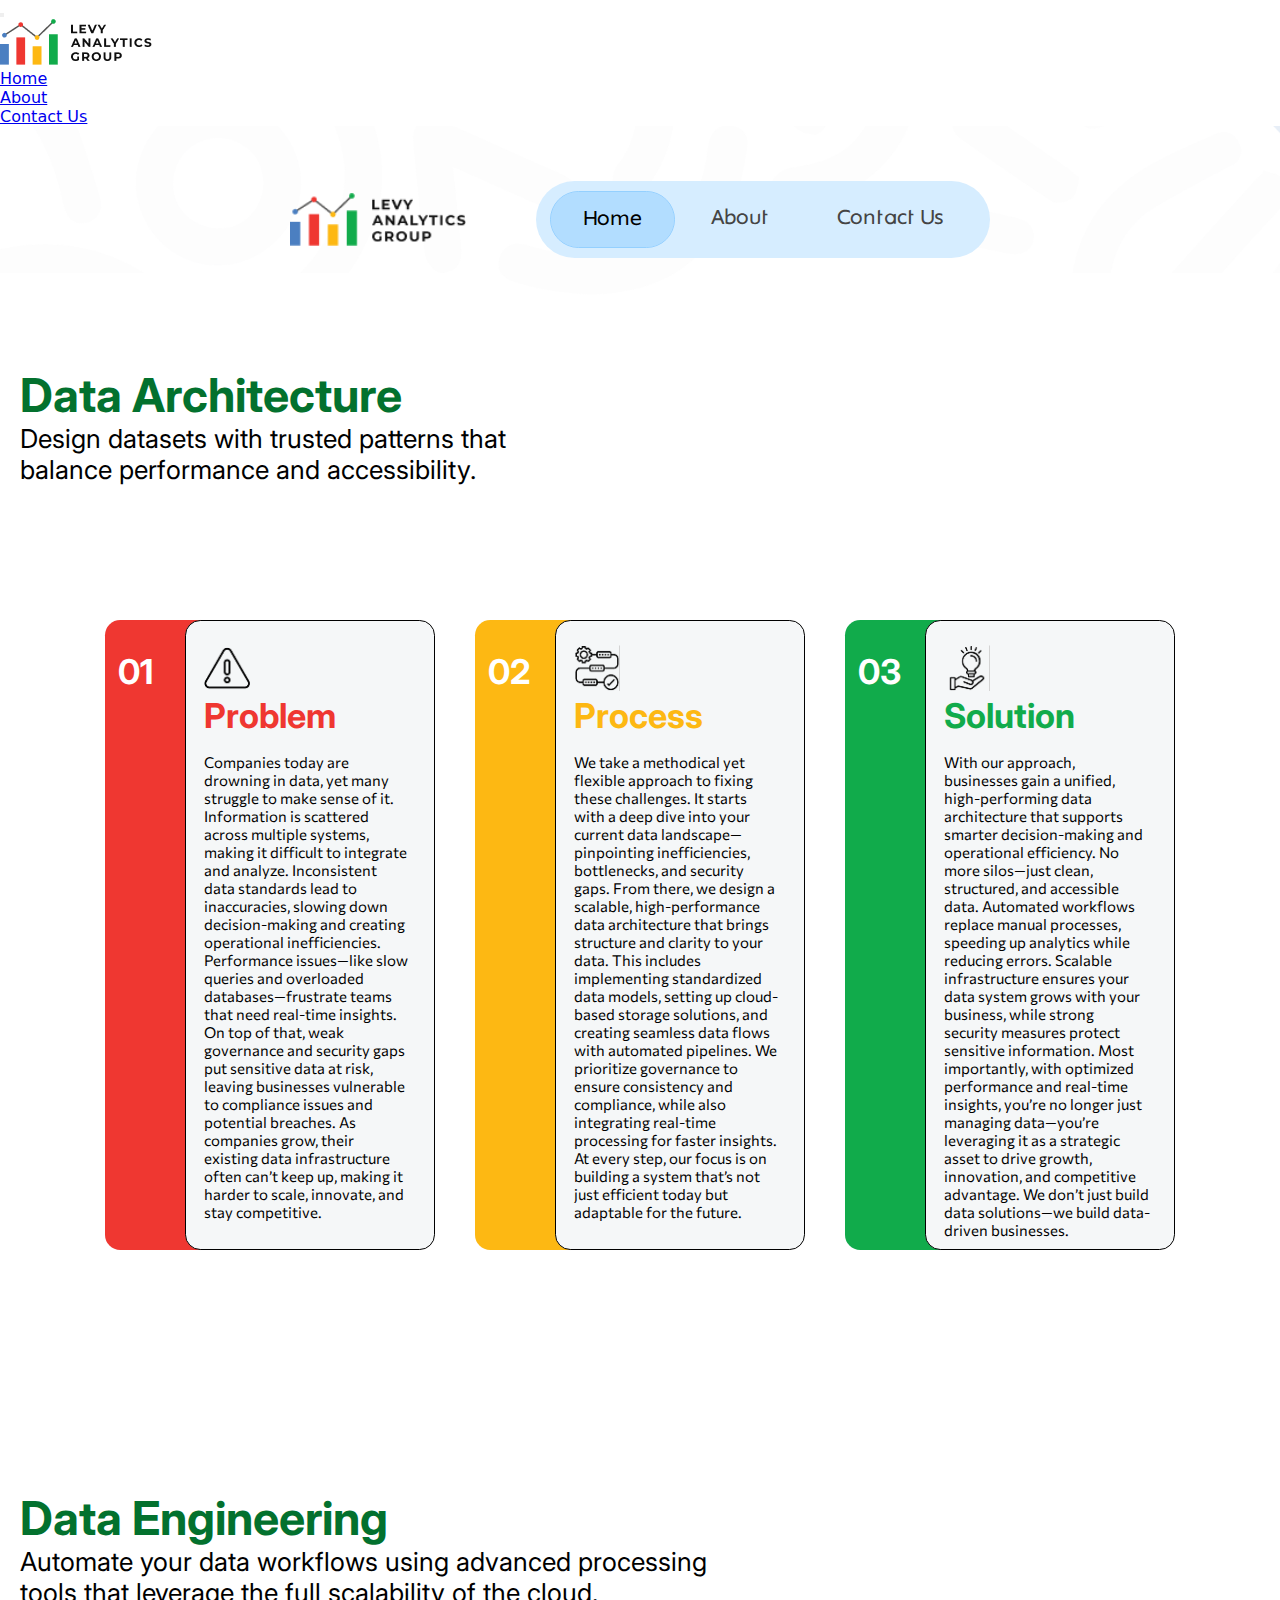
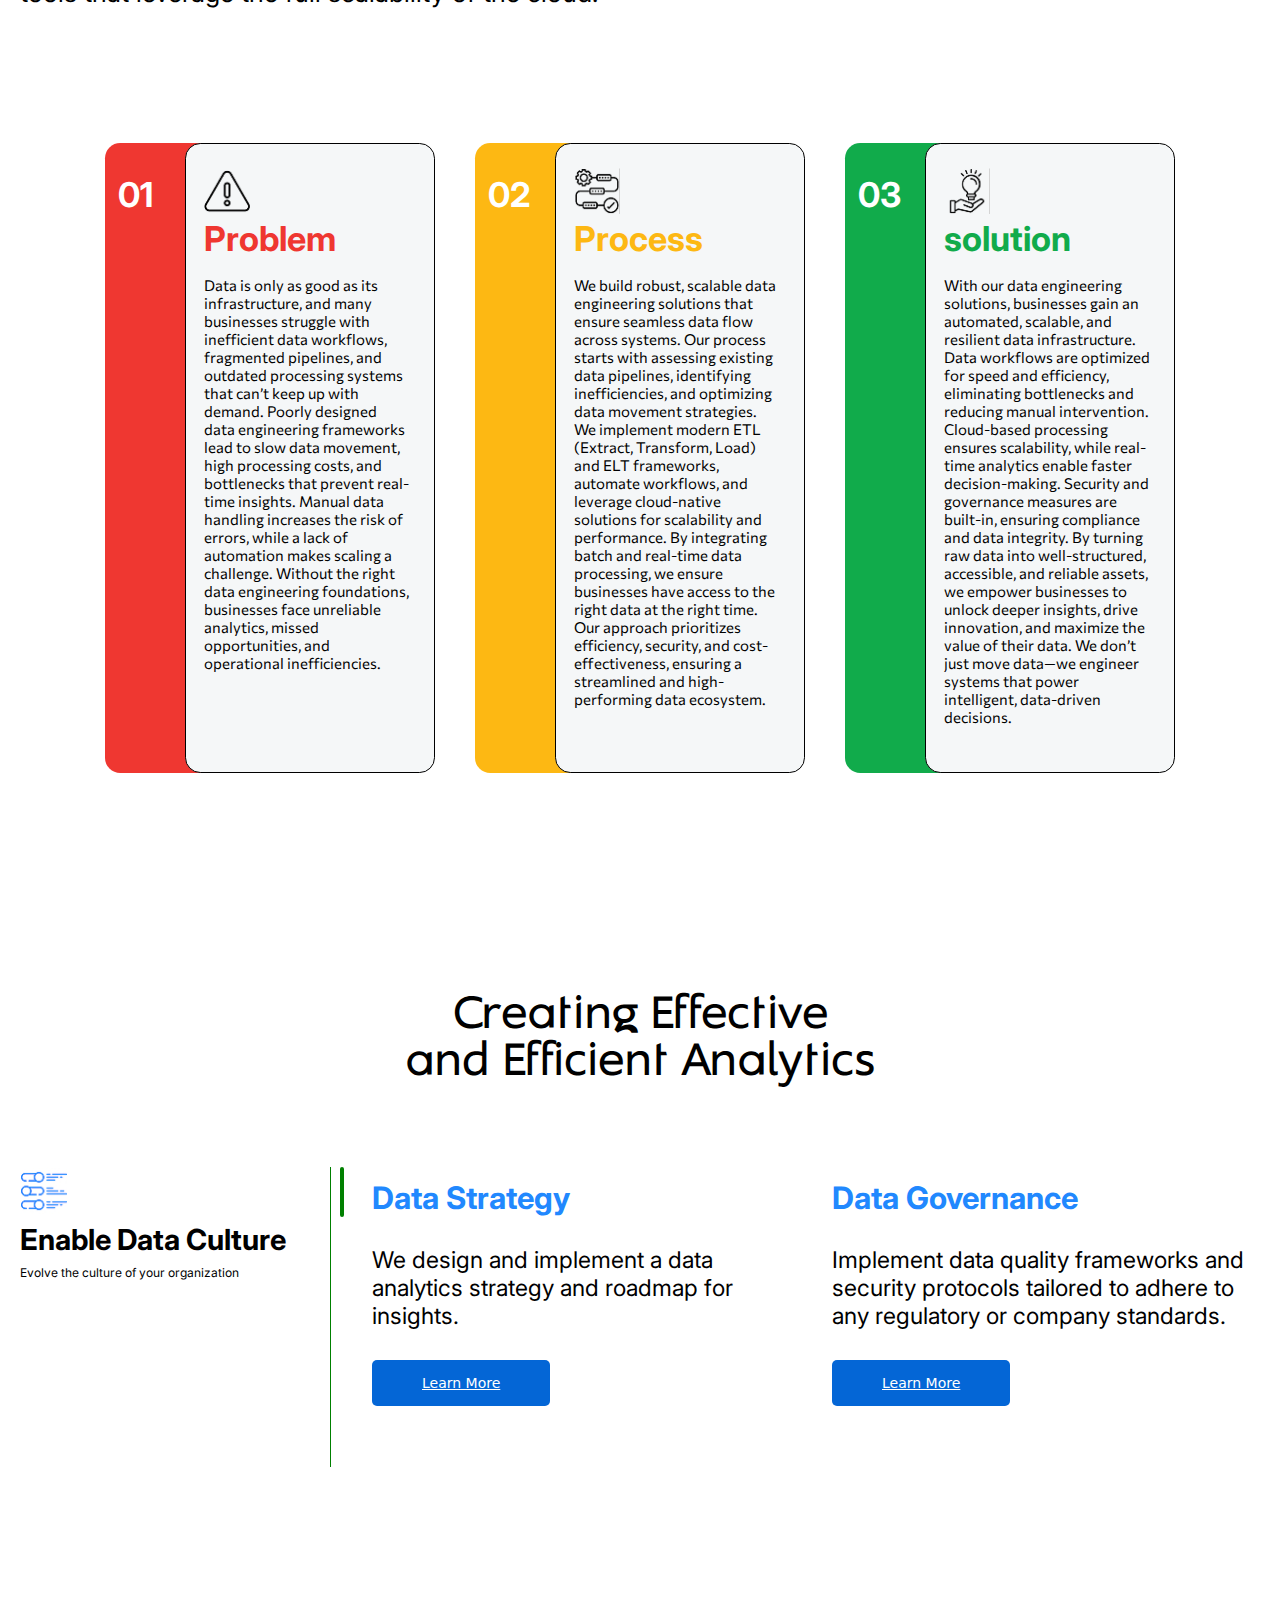
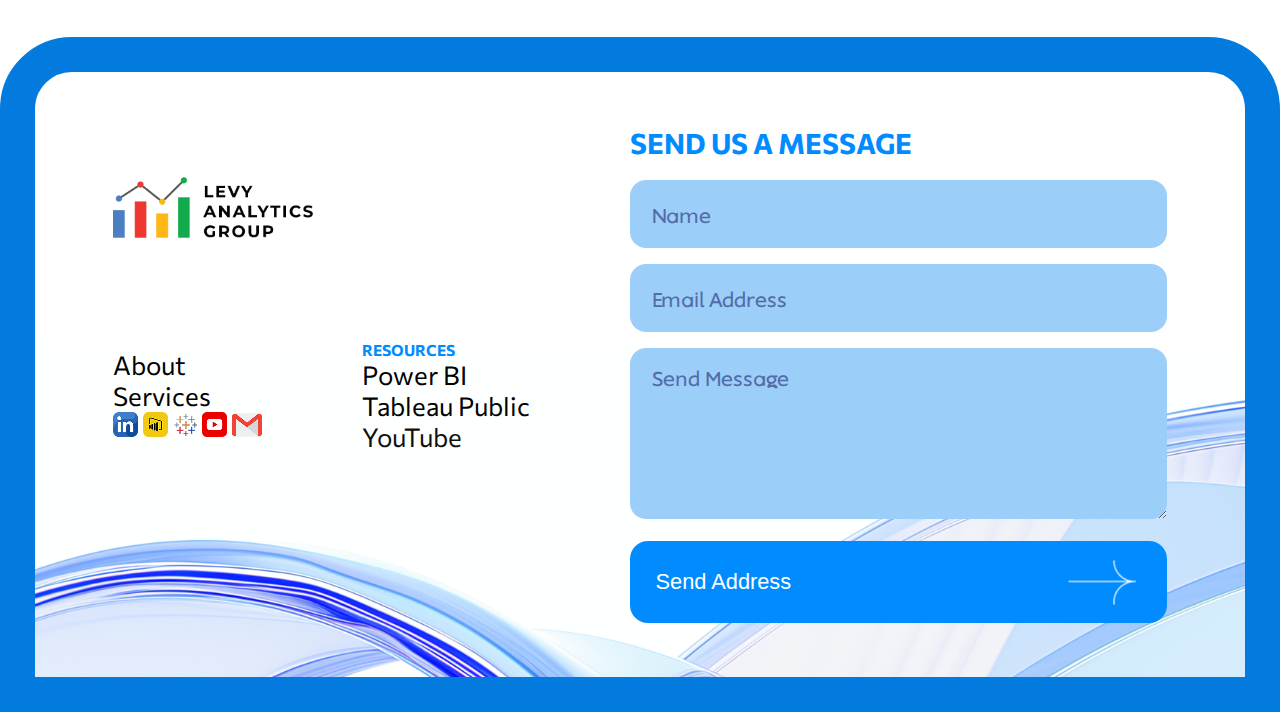
<file: automatedata.html>
<!DOCTYPE html>
<html lang="en">
<head>
    <meta charset="UTF-8">
    <meta name="viewport" content="width=device-width, initial-scale=1.0">
    <title>Levy Analytics Automate Data</title>
    <link rel="stylesheet" href="style.css">
    <link rel="stylesheet" href="subpages.css">
    <link rel="preconnect" href="https://fonts.googleapis.com">
    <link rel="preconnect" href="https://fonts.gstatic.com" crossorigin>
    <link href="https://fonts.googleapis.com/css2?family=Inter:ital,opsz,wght@0,14..32,100..900;1,14..32,100..900&display=swap" rel="stylesheet">
    <link href="https://fonts.googleapis.com/css2?family=Commissioner:wght@100..900&display=swap" rel="stylesheet">
</head>
<body>

       <!-- ✅ MOBILE NAV -->
            <div class="mobile-nav">
                <div class="mobile-nav-toggle-container">
                    <button class="mobile-nav-toggle" aria-label="Toggle navigation"></button>
                </div>

                <nav class="mobile-nav-menu">
                    <div class="mobile-nav-logo">
                    <img src="levy img/Group 1000002904.png" alt="Logo" />
                    </div>
                    <ul>
                    <li><a href="index.html">Home</a></li>
                    <li><a href="aboutus.html">About</a></li>
                    <li><a href="blog.html">Contact Us</a></li>
                    </ul>
                </nav>
            </div>


    <head>

        <header>
            <img class="bigImg" src="levy img/levypageoneIMG.png">

            <div class="top">
                <img class="levyLogo" src="levy img/Group 1000002904.png" >


                <div class="nav-wrapper">
                    <nav class="vertical-nav">
                        <ul class="ff-basic fs-400">
                            <li class="nav-item active" data-target="home"><a href="index.html">Home</a></li>
                            <li class="nav-item" data-target="about"><a href="aboutus.html">About</a></li>                            
                            <li class="nav-item" data-target="blog"><a href="blog.html">Contact Us </a></li>
                        </ul>
                    </nav>
                </div>
            </div>
         

      
        </header>
    
    
    
     
    </head>

         <section class="smallnav">
        
        </section>

    <div class="subbody">

        


            <section class="dataArch container1 animation_section">
                <P>
                    Data Architecture
                </P>
                <p>
                    Design datasets with trusted patterns that <br>balance performance and accessibility.
                </p>
            </section>
        

            <section class="dataArch_grid container1">
                <div class="archGrid animation_section">
                    <div class="archNum_a">01</div>
                    <div class="archGrid_info">
                        <img src="levy img/image 27.png">
                        <p class="archGird_topic" style="color: #ef3731;">Problem</p>
                        <p class="archGird_sol">
                            Companies today are drowning in data, yet many struggle to make sense of it. Information is scattered across multiple systems, making it difficult to integrate and analyze. Inconsistent data standards lead to inaccuracies, slowing down decision-making and creating operational inefficiencies. Performance issues—like slow queries and overloaded databases—frustrate teams that need real-time insights. On top of that, weak governance and security gaps put sensitive data at risk, leaving businesses vulnerable to compliance issues and potential breaches. As companies grow, their existing data infrastructure often can’t keep up, making it harder to scale, innovate, and stay competitive.
                        </p>
                    </div>
                </div>

                <div class="archGrid animation_section">
                    <div class="archNum_b">02</div>
                    <div class="archGrid_info">
                        <img src="levy img/image (13).png">
                        <p class="archGird_topic" style="color: #fdb813;">Process</p>
                        <p class="archGird_sol">
                            We take a methodical yet flexible approach to fixing these challenges. It starts with a deep dive into your current data landscape—pinpointing inefficiencies, bottlenecks, and security gaps. From there, we design a scalable, high-performance data architecture that brings structure and clarity to your data. This includes implementing standardized data models, setting up cloud-based storage solutions, and creating seamless data flows with automated pipelines. We prioritize governance to ensure consistency and compliance, while also integrating real-time processing for faster insights. At every step, our focus is on building a system that’s not just efficient today but adaptable for the future.
                        </p>
                    </div>
                </div>

                <div class="archGrid animation_section">
                    <div class="archNum_c">03</div>
                    <div class="archGrid_info">
                        <img src="levy img/image (14).png">
                        <p class="archGird_topic" style="color: #11ab4b;">Solution</p>
                        <p class="archGird_sol">
                            With our approach, businesses gain a unified, high-performing data architecture that supports smarter decision-making and operational efficiency. No more silos—just clean, structured, and accessible data. Automated workflows replace manual processes, speeding up analytics while reducing errors. Scalable infrastructure ensures your data system grows with your business, while strong security measures protect sensitive information. Most importantly, with optimized performance and real-time insights, you’re no longer just managing data—you’re leveraging it as a strategic asset to drive growth, innovation, and competitive advantage. We don’t just build data solutions—we build data-driven businesses.
                        </p>
                    </div>
                </div>

            
            </section>

            
                <section class="dataArch container1 animation_section" >
                    <p>Data Engineering</p>
                    <p>Automate your data workflows using advanced processing<br> tools that leverage the full scalability of the cloud.</p>

                </section>
            
        

            
            <section class="dataArch_grid container1" style="margin-bottom: 200px;">
                <div class="archGrid animation_section">
                    <div class="archNum_a">01</div>
                    <div class="archGrid_info">
                        <img src="levy img/image 27.png">
                        <p class="archGird_topic" style="color: #ef3731;">Problem</p>
                        <p class="archGird_sol">
                            Data is only as good as its infrastructure, and many businesses struggle with inefficient data workflows, fragmented pipelines, and outdated processing systems that can’t keep up with demand. Poorly designed data engineering frameworks lead to slow data movement, high processing costs, and bottlenecks that prevent real-time insights.  Manual data handling increases the risk of errors, while a lack of automation makes scaling a challenge. Without the right data engineering foundations, businesses face unreliable analytics, missed opportunities, and operational inefficiencies.
                        </p>
                    </div>
                </div>

                <div class="archGrid animation_section">
                    <div class="archNum_b">02</div>
                    <div class="archGrid_info">
                        <img src="levy img/image (13).png">
                        <p class="archGird_topic" style="color: #fdb813;">Process</p>
                        <p class="archGird_sol">
                            We build robust, scalable data engineering solutions that ensure seamless data flow across systems. Our process starts with assessing existing data pipelines, identifying inefficiencies, and optimizing data movement strategies. We implement modern ETL (Extract, Transform, Load) and ELT frameworks, automate workflows, and leverage cloud-native solutions for scalability and performance. By integrating batch and real-time data processing, we ensure businesses have access to the right data at the right time. Our approach prioritizes efficiency, security, and cost-effectiveness, ensuring a streamlined and high-performing data ecosystem.
                        </p>
                    </div>
                </div>

                <div class="archGrid animation_section">
                    <div class="archNum_c">03</div>
                    <div class="archGrid_info">
                        <img src="levy img/image (14).png">
                        <p class="archGird_topic" style="color: #11ab4b;">solution</p>
                        <p class="archGird_sol">
                            With our data engineering solutions, businesses gain an automated, scalable, and resilient data infrastructure. Data workflows are optimized for speed and efficiency, eliminating bottlenecks and reducing manual intervention. Cloud-based processing ensures scalability, while real-time analytics enable faster decision-making. Security and governance measures are built-in, ensuring compliance and data integrity.  By turning raw data into well-structured, accessible, and reliable assets, we empower businesses to unlock deeper insights, drive innovation, and maximize the value of their data. We don’t just move data—we engineer systems that power intelligent, data-driven decisions.
                        </p>
                    </div>
                </div>

            
            </section>

    </div>


    
            <div class="effAnalytics ff-basic">
                Creating Effective<br>
                and Efficient Analytics
            </div>

                    
            <!-- new table of content  -->
            
                    <!-- WRAPPER -->
            <div class="section-scroll" style="position: relative;">
                <!-- Fixed green vertical line -->
                <div class="fixed-line"></div>
  
                <!-- Custom fake scrollbar -->
                <div class="custom-scrollbar">
                  <div class="scroll-thumb"></div>
                </div>
  
                <!-- Scrollable section -->
                <section class="service-pager" id="content">
  
              
  
                  <!-- ROW 2 -->
                  <div class="row">
                    <div class="label">
                      <img class="labImg" src="levy img/bluelightbulb.jpg" alt="">
                      <p class="dataTop">Enable&nbsp;Data&nbsp;Culture</p>
                      <p class="datIfo">Evolve the culture of your organization</p>
                    </div>
                    <div class="cards">
                      <article class="card blue">
                        <h4 style="color: #2188fe;">Data Strategy</h4>
                        <p class="datacoint">We design and implement a data analytics strategy and roadmap for insights.</p>
                        <a href="enableculture.html" ><div class="blubox">Learn More</div></a>
                      </article>
                      <article class="card blue">
                        <h4 style="color: #2188fe;">Data Governance</h4>
                        <p class="datacoint">Implement data quality frameworks and security protocols tailored to adhere to any regulatory or company standards.</p>
                        <a href="enableculture.html" ><div class="blubox">Learn More</div></a>
                      </article>
                    </div>
                  </div>
  
                  <!-- ROW 3 -->
                  <div class="row">
                    <div class="label">
                      <img class="labImg" src="levy img/yellightblub.jpg" alt="">
                      <p class="dataTop">Insight&nbsp;Generation</p>
                      <p class="datIfo">Evolve the culture of your organization</p>
                    </div>
                    <div class="cards">
                      <article class="card gold">
                        <h4 style="color: #ffb804;">Data Science</h4>
                        <p class="datacoint">Maximize your data value by deriving information using trusted machine learning models and AI tools.</p>
                        <a href="insigtgen.html" ><div class="yelbox">Learn More</div></a>
                      </article>
                      <article class="card gold">
                        <h4 style="color: #ffb804;">Data Visualization</h4>
                        <p class="datacoint">Translate data into insights efficiently and effectively driving business outcomes.</p>
                        <a href="insigtgen.html" ><div class="yelbox">Learn More</div></a>
                      </article>
                    </div>
                  </div>
  
                </section>
              </div>
  

            <!-- ends here -->



    

    

    <footer class="container1">

        <div class="footer_column">
            <div class="levyFooter">
                <div class="levyfooter_img">
                    <img src="levy img/levvy.png"> 
                </div>
               
                <div class="levyFooter_info">
                    <div>
                        <a class="fotlink" href="aboutus.html"><p class="ressb">About</p></a>
                        <a class="fotlink"><p class="ressb">Services</p></a>
                        <div class="levylink">
                            <a class="icunn" href="https://www.linkedin.com/company/levyanalytics/posts/?feedView=all" target="_blank">
                                <img src="levy img/in.png">
                            </a>

                            <a class="icunn" href="https://www.novypro.com/manage_projects/levy-analytics" target="_blank">
                                <img src="levy img/pngegg 1.png">
                            </a>
                            
                            <a class="icunn" href="https://public.tableau.com/app/profile/levyanalytics/vizzes" target="_blank">
                                <img src="levy img/tabulea.png">
                            </a>
                            
                            <a class="icunn" href="" target="_blank">
                                <img src="levy img/youtube.png">
                            </a>
                            
                            <a class="icunn" href="mailto:alex@levyanalytics.com" target="_blank">
                                <img src="levy img/gmmm.png">
                            </a>
                        </div>
                    </div>

                    <div>
                        <p class="ress">RESOURCES</p>
                        <a class="icunn2" href="https://www.novypro.com/manage_projects/levy-analytics" target="_blank"><p class="ressb">Power BI </p></a>
                        <a class="icunn2" href="https://public.tableau.com/app/profile/levyanalytics/vizzes" target="_blank"><p class="ressb"> Tableau Public</p></a>
                        <p class="ressb">YouTube</p>
                    </div>
                </div>
            </div>


            <div class="info-stack">
                <p class="send-a-message">SEND US A MESSAGE</p>
                <form action="https://formsubmit.co/" method="POST">

                    
                    <input type="text" id="name" name="name" placeholder="Name">

                    
                    <input type="email" id="email" name="email" placeholder="Email Address">

                    
                    <textarea class="text-area" name="text" placeholder="Send Message"></textarea>

                    <div class="input-container">
                        <button class="send-message" type="submit">
                            <span>Send Address</span>
                            <img class="input-icon" src="levy img/arow.png">
                        </button>
                    </div>
                </form>
            </div>
        </div>
        </div>


        <div class="footerBackground">
            <img src="levy img/high2.png">
        </div>
    </footer>


   

    <script>
                
             document.addEventListener("DOMContentLoaded", function () {
                        const toggle = document.querySelector(".mobile-nav-toggle");
                        const menu = document.querySelector(".mobile-nav-menu");

                        toggle.addEventListener("click", function () {
                        toggle.classList.toggle("open");
                        menu.classList.toggle("open");
                        });
                    });


                    

                    // new nav java
                           document.addEventListener('DOMContentLoaded', function () {
                            const topBar = document.querySelector('.top');
                            if (!topBar) return;

                            let stickPoint = 0;
                            let isFixed = false;
                            let lastY = window.pageYOffset || 0;
                            let downAccum = 0, upAccum = 0;

                            // measure original absolute position
                            const measure = () => {
                                const rect = topBar.getBoundingClientRect();
                                stickPoint = rect.top + window.pageYOffset;
                            };

                            measure();
                            window.addEventListener('resize', measure);

                            const onScroll = () => {
                                const y = window.pageYOffset || 0;

                                // switch to fixed when we scroll past its natural position
                                if (!isFixed && y >= stickPoint) {
                                isFixed = true;
                                topBar.classList.add('is-fixed');
                                } else if (isFixed && y < stickPoint) {
                                isFixed = false;
                                topBar.classList.remove('is-fixed', 'hide');
                                downAccum = upAccum = 0;
                                }

                                // hide/show while fixed
                                if (isFixed) {
                                const dy = y - lastY;
                                if (dy > 0) { // down
                                    downAccum += dy; upAccum = 0;
                                    if (downAccum > 40) topBar.classList.add('hide');
                                } else if (dy < 0) { // up
                                    upAccum += -dy; downAccum = 0;
                                    if (upAccum > 10) topBar.classList.remove('hide');
                                }
                                }

                                lastY = y;
                            };

                            window.addEventListener('scroll', onScroll, { passive: true });
                            });
                                 

    </script>
    <script src="script.js">
    </script>
    <script src="https://cdn.jsdelivr.net/npm/gsap@3.12.5/dist/gsap.min.js"></script>

    
</body>
</html>
</file>
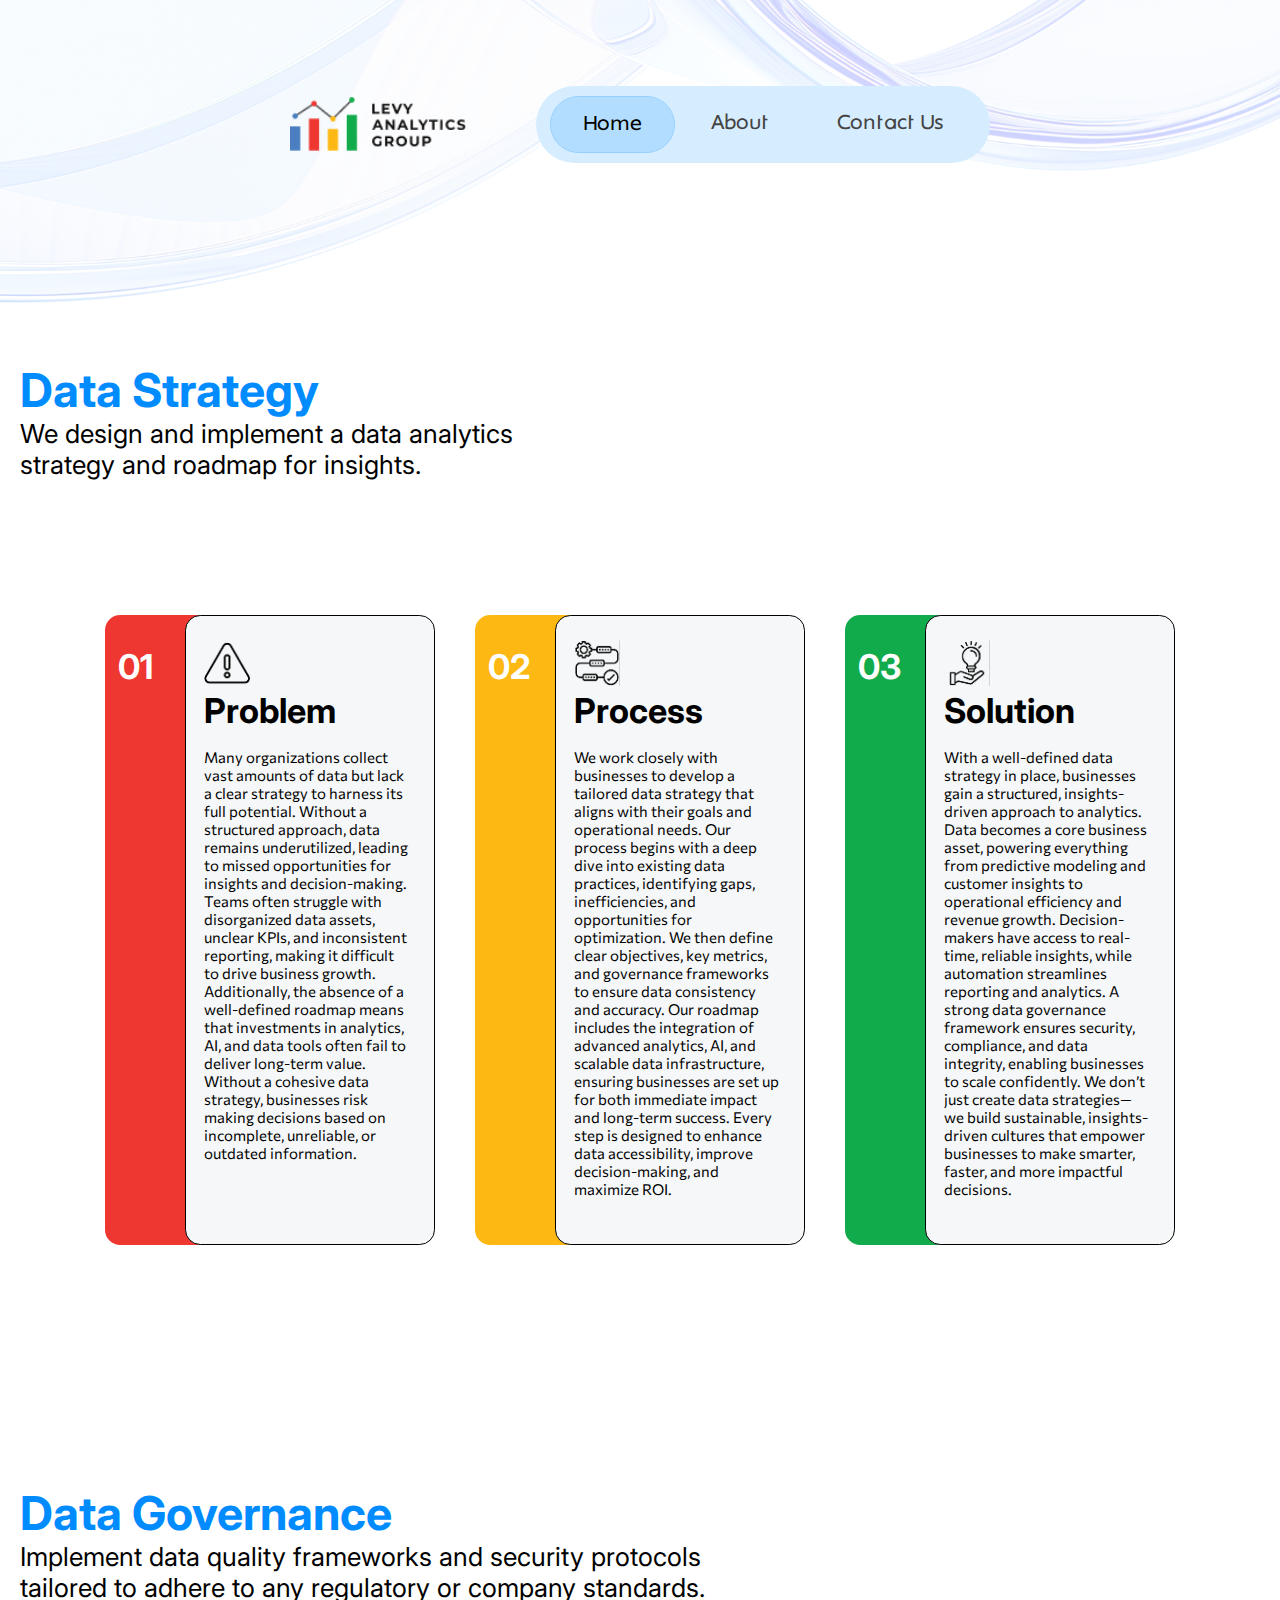
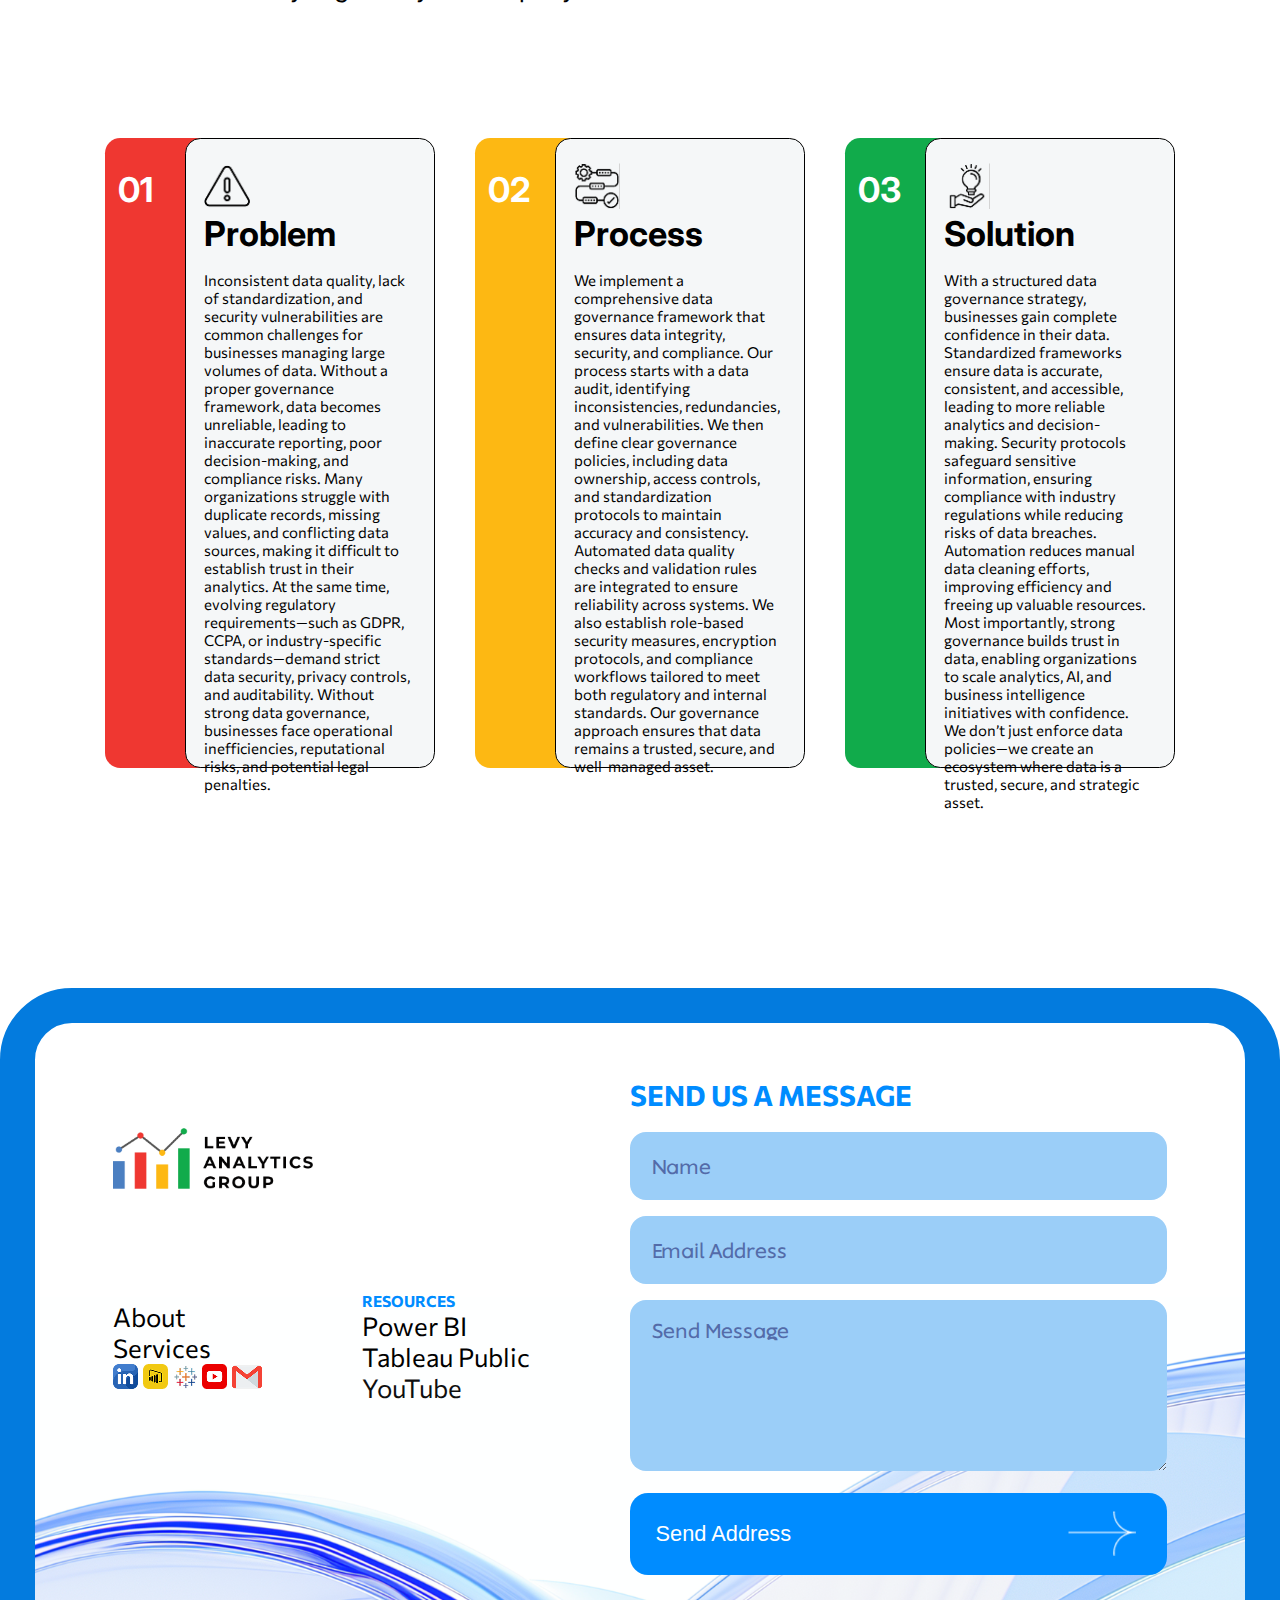
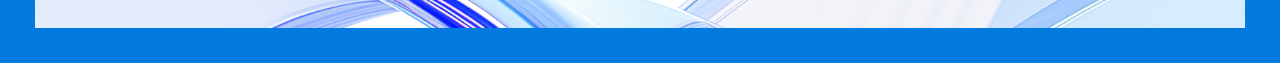
<file: enableculture.html>
<!DOCTYPE html>
<html lang="en">
<head>
    <meta charset="UTF-8">
    <meta name="viewport" content="width=device-width, initial-scale=1.0">
    <title>Levy Analytics Automate Data</title>
    <link rel="stylesheet" href="style.css">
    <link rel="stylesheet" href="subpages.css">
    <link rel="preconnect" href="https://fonts.googleapis.com">
    <link rel="preconnect" href="https://fonts.gstatic.com" crossorigin>
    <link href="https://fonts.googleapis.com/css2?family=Inter:ital,opsz,wght@0,14..32,100..900;1,14..32,100..900&display=swap" rel="stylesheet">
    <link href="https://fonts.googleapis.com/css2?family=Commissioner:wght@100..900&display=swap" rel="stylesheet">
</head>
<body>

    <head>

        <header>
            <img class="bigImg" src="levy img/high_empyrean_this_image_shows_an_interesting_abstract_art_desi_0efd0bd4-ef4e-446a-9b5d-d1f654000006 1.png">

            <div class="top">
                <img class="levyLogo" src="levy img/Group 1000002904.png" >


                <div class="nav-wrapper">
                    <nav class="vertical-nav">
                        <ul class="ff-basic fs-400">
                            <li class="nav-item active" data-target="home"><a href="index.html">Home</a></li>
                            <li class="nav-item" data-target="about"><a href="aboutus.html">About</a></li>                            
                            <li class="nav-item" data-target="blog"><a href="blog.html">Contact Us </a></li>
                        </ul>
                    </nav>
                </div>
            </div>
         

      
        </header>
    
    
    
     
    </head>



    <div class="subbody">


                
            <section class="dataArch container1 animation_section">
                <P style="color: #008CFF;">
                    Data Strategy
                </P>
                <p>
                    We design and implement a data analytics<br> strategy and roadmap for insights.
                </p>
            </section>
        

            <section class="dataArch_grid container1 ">
                <div class="archGrid animation_section">
                    <div class="archNum_a">01</div>
                    <div class="archGrid_info">
                        <img src="levy img/image 27.png">
                        <p class="archGird_topic">Problem</p>
                        <p class="archGird_sol">
                            Many organizations collect vast amounts of data but lack a clear strategy to harness its full potential. Without a structured approach, data remains underutilized, leading to missed opportunities for insights and decision-making. Teams often struggle with disorganized data assets, unclear KPIs, and inconsistent reporting, making it difficult to drive business growth. Additionally, the absence of a well-defined roadmap means that investments in analytics, AI, and data tools often fail to deliver long-term value. Without a cohesive data strategy, businesses risk making decisions based on incomplete, unreliable, or outdated information.
                        </p>
                        <p class="archGird_sol">
                            
                        </p>
                    </div>
                </div>

                <div class="archGrid animation_section">
                    <div class="archNum_b">02</div>
                    <div class="archGrid_info">
                        <img src="levy img/image (13).png">
                        <p class="archGird_topic">Process</p>
                        <p class="archGird_sol">
                            We work closely with businesses to develop a tailored data strategy that aligns with their goals and operational needs. Our process begins with a deep dive into existing data practices, identifying gaps, inefficiencies, and opportunities for optimization. We then define clear objectives, key metrics, and governance frameworks to ensure data consistency and accuracy. Our roadmap includes the integration of advanced analytics, AI, and scalable data infrastructure, ensuring businesses are set up for both immediate impact and long-term success. Every step is designed to enhance data accessibility, improve decision-making, and maximize ROI.
                        <p class="archGird_sol">
                    
                        </p>
                    </div>
                </div>

                <div class="archGrid animation_section">
                    <div class="archNum_c">03</div>
                    <div class="archGrid_info">
                        <img src="levy img/image (14).png">
                        <p class="archGird_topic">Solution</p>
                        <p class="archGird_sol">
                            With a well-defined data strategy in place, businesses gain a structured, insights-driven approach to analytics. Data becomes a core business asset, powering everything from predictive modeling and customer insights to operational efficiency and revenue growth. Decision-makers have access to real-time, reliable insights, while automation streamlines reporting and analytics. A strong data governance framework ensures security, compliance, and data integrity, enabling businesses to scale confidently. We don’t just create data strategies—we build sustainable, insights-driven cultures that empower businesses to make smarter, faster, and more impactful decisions.
                        </p>
                        <p class="archGird_sol">

                        </p>
                    </div>
                </div>

            
            </section>

            <section class="dataArch container1 animation_section" style="margin-top: 200px;">
                <p style="color: #008CFF;">Data Governance</p>
                <p>Implement data quality frameworks and security protocols<br> tailored to adhere to any regulatory or company standards.</p>

            </section>

            
            <section class="dataArch_grid container1" style="margin-bottom: 200px;">
                <div class="archGrid animation_section">
                    <div class="archNum_a">01</div>
                    <div class="archGrid_info">
                        <img src="levy img/image 27.png">
                        <p class="archGird_topic">Problem</p>
                        <p class="archGird_sol">
                            Inconsistent data quality, lack of standardization, and security vulnerabilities are common challenges for businesses managing large volumes of data. Without a proper governance framework, data becomes unreliable, leading to inaccurate reporting, poor decision-making, and compliance risks. Many organizations struggle with duplicate records, missing values, and conflicting data sources, making it difficult to establish trust in their analytics. At the same time, evolving regulatory requirements—such as GDPR, CCPA, or industry-specific standards—demand strict data security, privacy controls, and auditability. Without strong data governance, businesses face operational inefficiencies, reputational risks, and potential legal penalties.
                        </p>
                    </div>
                </div>

                <div class="archGrid animation_section">
                    <div class="archNum_b">02</div>
                    <div class="archGrid_info">
                        <img src="levy img/image (13).png">
                        <p class="archGird_topic">Process</p>
                        <p class="archGird_sol">
                            We implement a comprehensive data governance framework that ensures data integrity, security, and compliance. Our process starts with a data audit, identifying inconsistencies, redundancies, and vulnerabilities. We then define clear governance policies, including data ownership, access controls, and standardization protocols to maintain accuracy and consistency. Automated data quality checks and validation rules are integrated to ensure reliability across systems. We also establish role-based security measures, encryption protocols, and compliance workflows tailored to meet both regulatory and internal standards. Our governance approach ensures that data remains a trusted, secure, and well-managed asset.
                        </p>
                    </div>
                </div>

                <div class="archGrid animation_section">
                    <div class="archNum_c">03</div>
                    <div class="archGrid_info">
                        <img src="levy img/image (14).png">
                        <p class="archGird_topic">Solution</p>
                        <p class="archGird_sol">
                            With a structured data governance strategy, businesses gain complete confidence in their data. Standardized frameworks ensure data is accurate, consistent, and accessible, leading to more reliable analytics and decision-making. Security protocols safeguard sensitive information, ensuring compliance with industry regulations while reducing risks of data breaches. Automation reduces manual data cleaning efforts, improving efficiency and freeing up valuable resources. Most importantly, strong governance builds trust in data, enabling organizations to scale analytics, AI, and business intelligence initiatives with confidence. We don’t just enforce data policies—we create an ecosystem where data is a trusted, secure, and strategic asset.
                        </p>
                    </div>
                </div>

            
            </section>
    </div>




    

    

    <footer class="container1">

        <div class="footer_column">
            <div class="levyFooter">
                <div class="levyfooter_img">
                    <img src="levy img/levvy.png"> 
                </div>
               
                <div class="levyFooter_info">
                    <div>
                        <a class="fotlink" href="aboutus.html"><p class="ressb">About</p></a>
                        <a class="fotlink"><p class="ressb">Services</p></a>
                        <div class="levylink">
                            <a class="icunn" href="https://www.linkedin.com/company/levyanalytics/posts/?feedView=all" target="_blank">
                                <img src="levy img/in.png">
                            </a>

                            <a class="icunn" href="https://www.novypro.com/manage_projects/levy-analytics" target="_blank">
                                <img src="levy img/pngegg 1.png">
                            </a>
                            
                            <a class="icunn" href="https://public.tableau.com/app/profile/levyanalytics/vizzes" target="_blank">
                                <img src="levy img/tabulea.png">
                            </a>
                            
                            <a class="icunn" href="" target="_blank">
                                <img src="levy img/youtube.png">
                            </a>
                            
                            <a class="icunn" href="mailto:alex@levyanalytics.com" target="_blank">
                                <img src="levy img/gmmm.png">
                            </a>
                        </div>
                    </div>

                    <div>
                        <p class="ress">RESOURCES</p>
                        <a class="icunn2" href="https://www.novypro.com/manage_projects/levy-analytics" target="_blank"><p class="ressb">Power BI </p></a>
                        <a class="icunn2" href="https://public.tableau.com/app/profile/levyanalytics/vizzes" target="_blank"><p class="ressb"> Tableau Public</p></a>
                        <p class="ressb">YouTube</p>
                    </div>
                </div>
            </div>


            <div class="info-stack">
                <p class="send-a-message">SEND US A MESSAGE</p>
                <form action="https://formsubmit.co/" method="POST">

                    
                    <input type="text" id="name" name="name" placeholder="Name">

                    
                    <input type="email" id="email" name="email" placeholder="Email Address">

                    
                    <textarea class="text-area" name="text" placeholder="Send Message"></textarea>

                    <div class="input-container">
                        <button class="send-message" type="submit">
                            <span>Send Address</span>
                            <img class="input-icon" src="levy img/arow.png">
                        </button>
                    </div>
                </form>
            </div>
        </div>
        </div>


        <div class="footerBackground">
            <img src="levy img/high2.png">
        </div>
    </footer>


    
    <script src="script.js"></script>
    <script src="https://cdn.jsdelivr.net/npm/gsap@3.12.5/dist/gsap.min.js"></script>

   

    
</body>
</html>
</file>
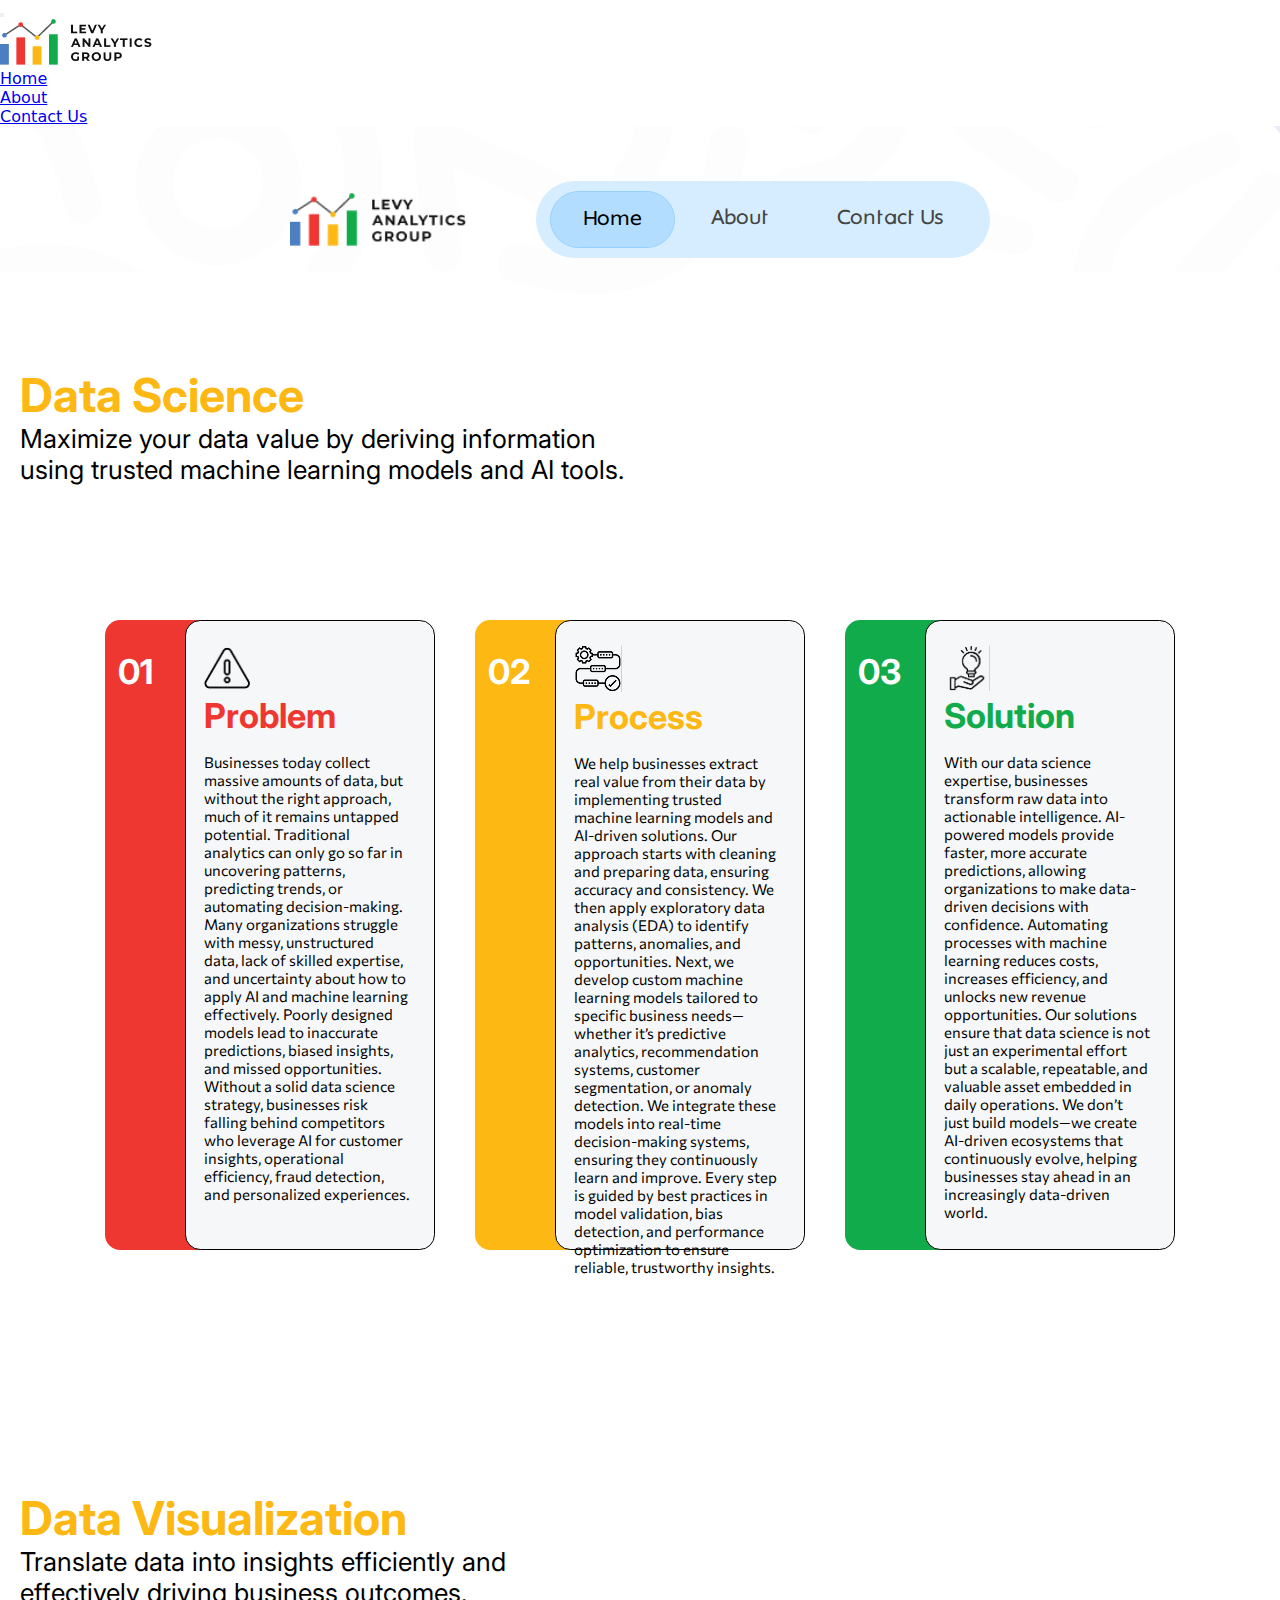
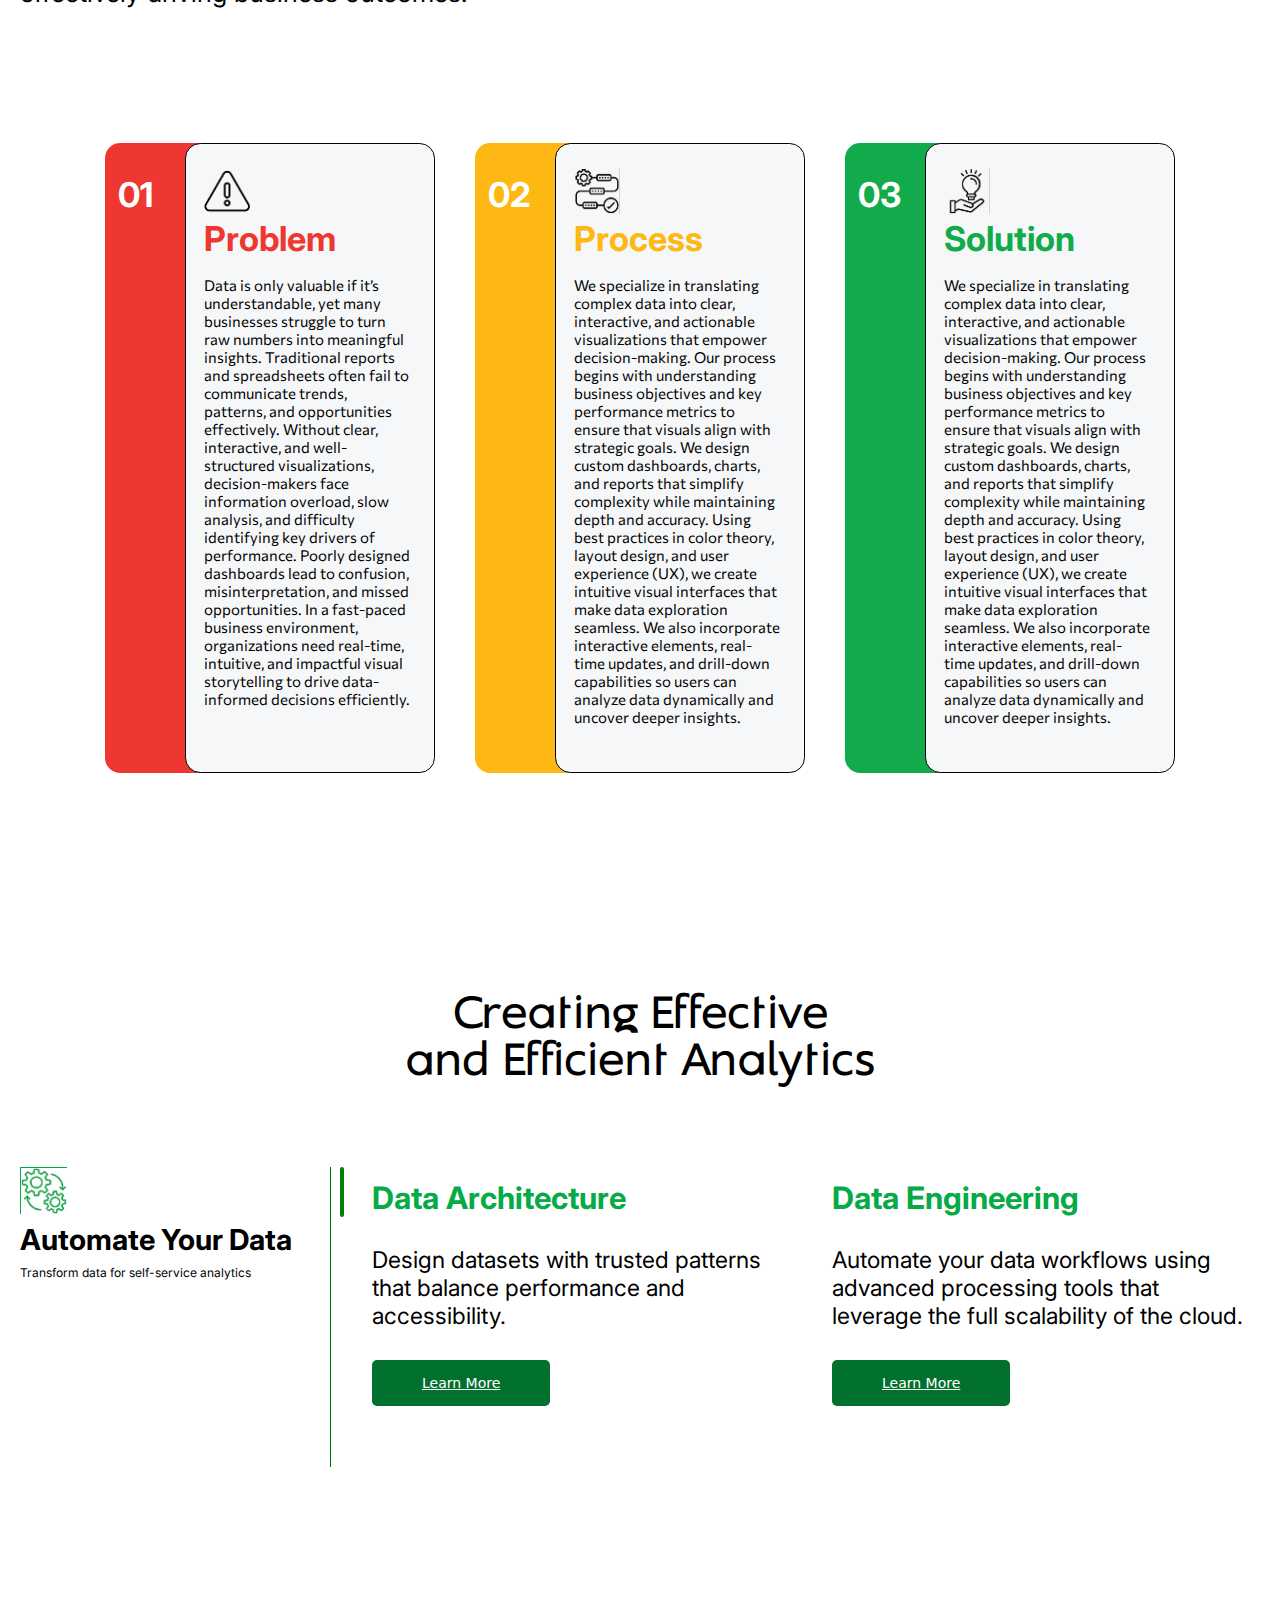
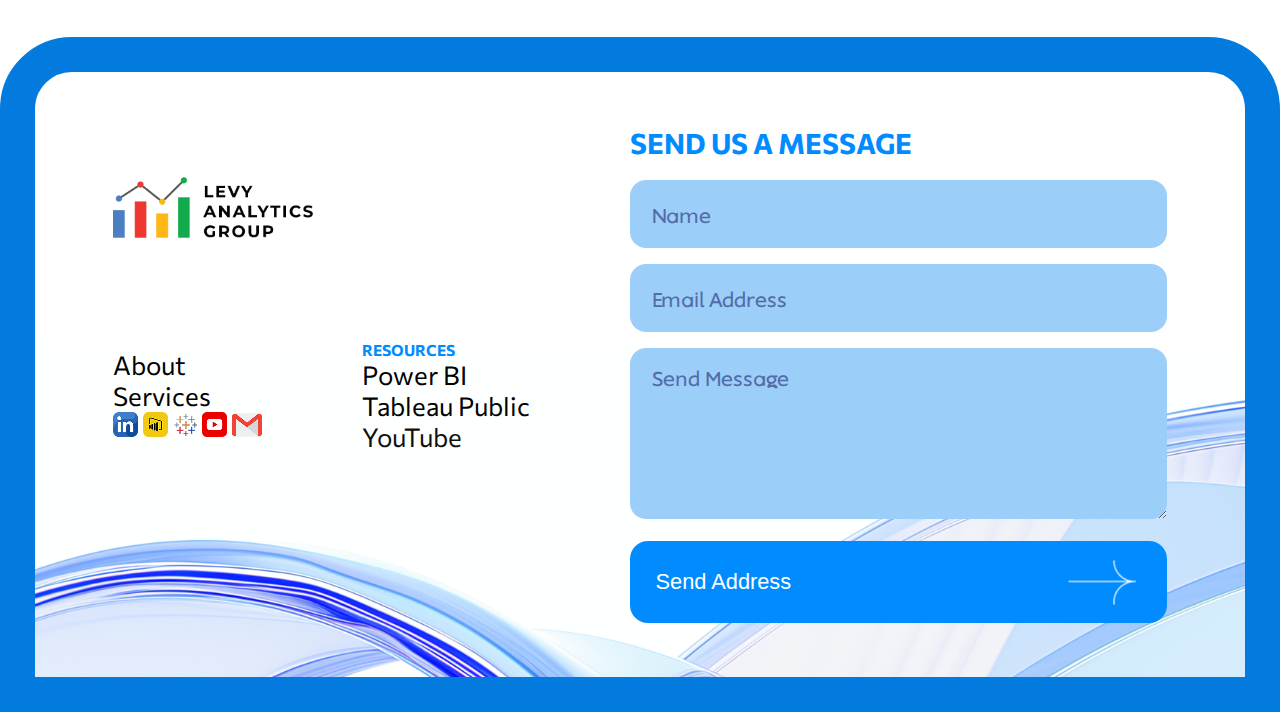
<file: insigtgen.html>
<!DOCTYPE html>
<html lang="en">
<head>
    <meta charset="UTF-8">
    <meta name="viewport" content="width=device-width, initial-scale=1.0">
    <title>Levy Analytics Automate Data</title>
    <link rel="stylesheet" href="style.css">
    <link rel="stylesheet" href="subpages.css">
    <link rel="preconnect" href="https://fonts.googleapis.com">
    <link rel="preconnect" href="https://fonts.gstatic.com" crossorigin>
    <link href="https://fonts.googleapis.com/css2?family=Inter:ital,opsz,wght@0,14..32,100..900;1,14..32,100..900&display=swap" rel="stylesheet">
    <link href="https://fonts.googleapis.com/css2?family=Commissioner:wght@100..900&display=swap" rel="stylesheet">
</head>
<body>

      <!-- ✅ MOBILE NAV -->
            <div class="mobile-nav">
                <div class="mobile-nav-toggle-container">
                    <button class="mobile-nav-toggle" aria-label="Toggle navigation"></button>
                </div>

                <nav class="mobile-nav-menu">
                    <div class="mobile-nav-logo">
                    <img src="levy img/Group 1000002904.png" alt="Logo" />
                    </div>
                    <ul>
                    <li><a href="index.html">Home</a></li>
                    <li><a href="aboutus.html">About</a></li>
                    <li><a href="blog.html">Contact Us</a></li>
                    </ul>
                </nav>
            </div>

    

        <header>
            <img class="bigImg" src="levy img/levypageoneIMG.png">

            <div class="top">
                <img class="levyLogo" src="levy img/Group 1000002904.png" >


                <div class="nav-wrapper">
                    <nav class="vertical-nav">
                        <ul class="ff-basic fs-400">
                            <li class="nav-item active" data-target="home"><a href="index.html">Home</a></li>
                            <li class="nav-item" data-target="about"><a href="aboutus.html">About</a></li>                            
                            <li class="nav-item" data-target="blog"><a href="blog.html">Contact Us </a></li>
                        </ul>
                    </nav>
                </div>
            </div>
         

      
        </header>
    
    
    
     
    

    
        <section class="smallnav">
         
        </section>


    <div class="subbody">

                
            <section class="dataArch container1 animation_section">
                <P style="color: #FDB813;">
                    Data Science
                </P>
                <p>
                    Maximize your data value by deriving information<br> using trusted machine learning models and AI tools.
                </p>
            </section>
        

            <section class="dataArch_grid container1">
                <div class="archGrid animation_section">
                    <div class="archNum_a">01</div>
                    <div class="archGrid_info">
                        <img src="levy img/image 27.png">
                        <p class="archGird_topic" style="color: #ef3731;">Problem</p>
                        <p class="archGird_sol">
                            Businesses today collect massive amounts of data, but without the right approach, much of it remains untapped potential. Traditional analytics can only go so far in uncovering patterns, predicting trends, or automating decision-making. Many organizations struggle with messy, unstructured data, lack of skilled expertise, and uncertainty about how to apply AI and machine learning effectively. Poorly designed models lead to inaccurate predictions, biased insights, and missed opportunities. Without a solid data science strategy, businesses risk falling behind competitors who leverage AI for customer insights, operational efficiency, fraud detection, and personalized experiences.
                        </p>
                    
                    </div>
                </div>

                <div class="archGrid animation_section">
                    <div class="archNum_bb">02</div>
                    <div class="archGrid_infobb">
                        <img src="levy img/image (13).png">
                        <p class="archGird_topic" style="color: #FDB813;">Process</p>
                        <p class="archGird_sol">
                            We help businesses extract real value from their data by implementing trusted machine learning models and AI-driven solutions. Our approach starts with cleaning and preparing data, ensuring accuracy and consistency. We then apply exploratory data analysis (EDA) to identify patterns, anomalies, and opportunities. Next, we develop custom machine learning models tailored to specific business needs—whether it’s predictive analytics, recommendation systems, customer segmentation, or anomaly detection. We integrate these models into real-time decision-making systems, ensuring they continuously learn and improve. Every step is guided by best practices in model validation, bias detection, and performance optimization to ensure reliable, trustworthy insights.
                        </p>
                    </div>
                </div>

                <div class="archGrid animation_section">
                    <div class="archNum_c">03</div>
                    <div class="archGrid_info">
                        <img src="levy img/image (14).png">
                        <p class="archGird_topic" style="color: #11ab4b;">Solution</p>
                        <p class="archGird_sol">
                            With our data science expertise, businesses transform raw data into actionable intelligence. AI-powered models provide faster, more accurate predictions, allowing organizations to make data-driven decisions with confidence. Automating processes with machine learning reduces costs, increases efficiency, and unlocks new revenue opportunities. Our solutions ensure that data science is not just an experimental effort but a scalable, repeatable, and valuable asset embedded in daily operations. We don’t just build models—we create AI-driven ecosystems that continuously evolve, helping businesses stay ahead in an increasingly data-driven world.
                        </p>
                    </div>
                </div>

            
            </section>

            <section class="dataArch container1 topspp animation_section">
                <p style="color: #FDB813;">
                    Data Visualization
                </p>
                <p>
                    Translate data into insights efficiently and<br> effectively driving business outcomes.
                </p>

            </section>

            
            <section class="dataArch_grid container1" style="margin-bottom: 200px;">
                <div class="archGrid animation_section">
                    <div class="archNum_a">01</div>
                    <div class="archGrid_info">
                        <img src="levy img/image 27.png">
                        <p class="archGird_topic" style="color: #ef3731;">Problem</p>
                        <p class="archGird_sol">
                            Data is only valuable if it’s understandable, yet many businesses struggle to turn raw numbers into meaningful insights. Traditional reports and spreadsheets often fail to communicate trends, patterns, and opportunities effectively. Without clear, interactive, and well-structured visualizations, decision-makers face information overload, slow analysis, and difficulty identifying key drivers of performance. Poorly designed dashboards lead to confusion, misinterpretation, and missed opportunities. In a fast-paced business environment, organizations need real-time, intuitive, and impactful visual storytelling to drive data-informed decisions efficiently.
                        </p>
                    </div>
                </div>

                <div class="archGrid animation_section">
                    <div class="archNum_b">02</div>
                    <div class="archGrid_info">
                        <img src="levy img/image (13).png">
                        <p class="archGird_topic" style="color: #FDB813;">Process</p>
                        <p class="archGird_sol">
                            We specialize in translating complex data into clear, interactive, and actionable visualizations that empower decision-making. Our process begins with understanding business objectives and key performance metrics to ensure that visuals align with strategic goals. We design custom dashboards, charts, and reports that simplify complexity while maintaining depth and accuracy. Using best practices in color theory, layout design, and user experience (UX), we create intuitive visual interfaces that make data exploration seamless. We also incorporate interactive elements, real-time updates, and drill-down capabilities so users can analyze data dynamically and uncover deeper insights.
                        </p>
                    </div>
                </div>

                <div class="archGrid animation_section">
                    <div class="archNum_c">03</div>
                    <div class="archGrid_info">
                        <img src="levy img/image (14).png">
                        <p class="archGird_topic" style="color: #11ab4b;">Solution</p>
                        <p class="archGird_sol">
                            We specialize in translating complex data into clear, interactive, and actionable visualizations that empower decision-making. Our process begins with understanding business objectives and key performance metrics to ensure that visuals align with strategic goals. We design custom dashboards, charts, and reports that simplify complexity while maintaining depth and accuracy. Using best practices in color theory, layout design, and user experience (UX), we create intuitive visual interfaces that make data exploration seamless. We also incorporate interactive elements, real-time updates, and drill-down capabilities so users can analyze data dynamically and uncover deeper insights.
                        </p>
                    </div>
                </div>

            
            </section>


    </div>




    
            <div class="effAnalytics ff-basic">
                Creating Effective<br>
                and Efficient Analytics
            </div>

                    
            <!-- new table of content  -->
            
                    <!-- WRAPPER -->
            <div class="section-scroll" style="position: relative;">
                <!-- Fixed green vertical line -->
                <div class="fixed-line"></div>
  
                <!-- Custom fake scrollbar -->
                <div class="custom-scrollbar">
                  <div class="scroll-thumb"></div>
                </div>
  
                <!-- Scrollable section -->
                <section class="service-pager" id="content">
  
                  <!-- ROW 1 -->
                  <div class="row">
                    <div class="label">
                      <img class="labImg" src="levy img/greenlightbulb.png" alt="">
                      <p class="dataTop">Automate&nbsp;Your&nbsp;Data</p>
                      <p class="datIfo">Transform data for self-service analytics</p>
                    </div>
                    <div class="cards">
                      <article class="card graen">
                        <h4 style="color: #06AA47;">Data Architecture</h4>
                        <p class="datacoint">Design datasets with trusted patterns that balance performance and accessibility.</p>
                        <a href="automatedata.html" ><div class="grnbox">Learn More</div></a>
                      </article>
                      <article class="card graen">
                        <h4 style="color: #06AA47;">Data Engineering</h4>
                        <p class="datacoint">Automate your data workflows using advanced processing tools that leverage the full scalability of the cloud.</p>
                        <a href="automatedata.html" ><div class="grnbox">Learn More</div></a>
                      </article>
                    </div>
                  </div>
  
                  <!-- ROW 2 -->
                  <div class="row">
                    <div class="label">
                      <img class="labImg" src="levy img/bluelightbulb.jpg" alt="">
                      <p class="dataTop">Enable&nbsp;Data&nbsp;Culture</p>
                      <p class="datIfo">Evolve the culture of your organization</p>
                    </div>
                    <div class="cards">
                      <article class="card blue">
                        <h4 style="color: #2188fe;">Data Strategy</h4>
                        <p class="datacoint">We design and implement a data analytics strategy and roadmap for insights.</p>
                        <a href="enableculture.html" ><div class="blubox">Learn More</div></a>
                      </article>
                      <article class="card blue">
                        <h4 style="color: #2188fe;">Data Governance</h4>
                        <p class="datacoint">Implement data quality frameworks and security protocols tailored to adhere to any regulatory or company standards.</p>
                        <a href="enableculture.html" ><div class="blubox">Learn More</div></a>
                      </article>
                    </div>
                  </div>
  
  
                </section>
              </div>
  

            <!-- ends here -->



    

    

    <footer class="container1">

        <div class="footer_column">
            <div class="levyFooter">
                <div class="levyfooter_img">
                    <img src="levy img/levvy.png"> 
                </div>
               
                <div class="levyFooter_info">
                    <div>
                        <a class="fotlink" href="aboutus.html"><p class="ressb">About</p></a>
                        <a class="fotlink"><p class="ressb">Services</p></a>
                        <div class="levylink">
                            <a class="icunn" href="https://www.linkedin.com/company/levyanalytics/posts/?feedView=all" target="_blank">
                                <img src="levy img/in.png">
                            </a>

                            <a class="icunn" href="https://www.novypro.com/manage_projects/levy-analytics" target="_blank">
                                <img src="levy img/pngegg 1.png">
                            </a>
                            
                            <a class="icunn" href="https://public.tableau.com/app/profile/levyanalytics/vizzes" target="_blank">
                                <img src="levy img/tabulea.png">
                            </a>
                            
                            <a class="icunn" href="" target="_blank">
                                <img src="levy img/youtube.png">
                            </a>
                            
                            <a class="icunn" href="mailto:alex@levyanalytics.com" target="_blank">
                                <img src="levy img/gmmm.png">
                            </a>
                        </div>
                    </div>

                    <div>
                        <p class="ress">RESOURCES</p>
                        <a class="icunn2" href="https://www.novypro.com/manage_projects/levy-analytics" target="_blank"><p class="ressb">Power BI </p></a>
                        <a class="icunn2" href="https://public.tableau.com/app/profile/levyanalytics/vizzes" target="_blank"><p class="ressb"> Tableau Public</p></a>
                        <p class="ressb">YouTube</p>
                    </div>
                </div>
            </div>


            <div class="info-stack">
                <p class="send-a-message">SEND US A MESSAGE</p>
                <form action="https://formsubmit.co/" method="POST">

                    
                    <input type="text" id="name" name="name" placeholder="Name">

                    
                    <input type="email" id="email" name="email" placeholder="Email Address">

                    
                    <textarea class="text-area" name="text" placeholder="Send Message"></textarea>

                    <div class="input-container">
                        <button class="send-message" type="submit">
                            <span>Send Address</span>
                            <img class="input-icon" src="levy img/arow.png">
                        </button>
                    </div>
                </form>
            </div>
        </div>
        </div>


        <div class="footerBackground">
            <img src="levy img/high2.png">
        </div>
    </footer>


   

 
    
    <script>
                
             document.addEventListener("DOMContentLoaded", function () {
                        const toggle = document.querySelector(".mobile-nav-toggle");
                        const menu = document.querySelector(".mobile-nav-menu");

                        toggle.addEventListener("click", function () {
                        toggle.classList.toggle("open");
                        menu.classList.toggle("open");
                        });
                    });



                    

                    // new nav java
                           document.addEventListener('DOMContentLoaded', function () {
                            const topBar = document.querySelector('.top');
                            if (!topBar) return;

                            let stickPoint = 0;
                            let isFixed = false;
                            let lastY = window.pageYOffset || 0;
                            let downAccum = 0, upAccum = 0;

                            // measure original absolute position
                            const measure = () => {
                                const rect = topBar.getBoundingClientRect();
                                stickPoint = rect.top + window.pageYOffset;
                            };

                            measure();
                            window.addEventListener('resize', measure);

                            const onScroll = () => {
                                const y = window.pageYOffset || 0;

                                // switch to fixed when we scroll past its natural position
                                if (!isFixed && y >= stickPoint) {
                                isFixed = true;
                                topBar.classList.add('is-fixed');
                                } else if (isFixed && y < stickPoint) {
                                isFixed = false;
                                topBar.classList.remove('is-fixed', 'hide');
                                downAccum = upAccum = 0;
                                }

                                // hide/show while fixed
                                if (isFixed) {
                                const dy = y - lastY;
                                if (dy > 0) { // down
                                    downAccum += dy; upAccum = 0;
                                    if (downAccum > 40) topBar.classList.add('hide');
                                } else if (dy < 0) { // up
                                    upAccum += -dy; downAccum = 0;
                                    if (upAccum > 10) topBar.classList.remove('hide');
                                }
                                }

                                lastY = y;
                            };

                            window.addEventListener('scroll', onScroll, { passive: true });
                            });
                                 

    </script>
    <script src="script.js"></script>
    <script src="https://cdn.jsdelivr.net/npm/gsap@3.12.5/dist/gsap.min.js"></script>

</body>
</html>
</file>
<file: style.css>
* {
    margin: 0;
    padding: 0;
    box-sizing: border-box;
}


:root {
    --primary-100: #0F0F0F;
    --blue-primary: #008cff;
    --green-primary: #03712e;
    --yellow-primary: #fdb813;
  

    --fw-small: 400;
    --fw-regular: 500;
    --fw-semi-bold: 600;
    --fw-bold: 700;
    --fw-very-bold: 800;


    --ff-primary: "Inter", sans-serif;
    --ff-basic: 'NanoTech Regular', sans-serif;
    --ff-secondary:  "Commissioner", sans-serif;
}

@font-face {
    font-family: 'NanoTech Regular';
    src: url('./nanotech-llc/nanotech-regular.otf') format('opentype');
    font-weight: normal;
    font-style: normal;
}

body {
    overflow-x: hidden;
    
}




header {
    position: relative;
    width: 100%;
   
    display: flex;
    flex-direction: column;
    justify-content: center;
    align-items: center; 
    
}

.bigImg {
    width: 100%;
    height: auto;
    display: block;
    max-height: 800px;
    opacity: 20%;
}

.top {
    display: flex;
    flex-direction: row;
    justify-content: center;
    align-items: center;
    position: absolute;
    top: 25%;
    /* left: 30%; */
    gap: 70px;
}

.levyLogo {
    /* position: absolute; */
    width: 176.33px;
    height: auto;
    /* transform: translate(-50%, -50%); */
    
}
/* 
@media (min-width: 2500px) {
    .levyLogo {
        width: 500px;
        top: 55%;
    }
} */

@media (max-width: 768px) {
    .levyLogo {
        width: 75px;
    }


}


@media (max-width: 568px) {
    .levyLogo {
        width: 55px;
    }

    
}

/* navigation key starts here */


/* Container *//* Container */

  
/* navigation */

.nav-wrapper {
    display: flex;
    align-items: center;
    justify-content: center;
    /* padding-top: 5rem; */
    /* position: absolute;
    top: 20%;
    left: 45%; */
    /* padding-bottom:10.5rem; */
  }
  
  /* Navigation Styling */
  .vertical-nav {
    display: flex; /* Use flexbox for side-by-side layout */
    justify-content: space-between; /* Even spacing */
    align-items: center; /* Vertically center items */
    background: #D6EDFF;
    padding: 10px 14px;
    border-radius: 50px;
    width: fit-content; /* Adjust the width to content */
    font-size: 21px;
    font-family: var(--ff-basic); 
  }
  
  .vertical-nav ul {
    list-style-type: none; /* Remove bullet points */
    padding: 0;
    display: flex; /* Align list items horizontally */
    gap: 4px; /* Add spacing between items */
  }
  
  .nav-item {
    padding: 0px;
    text-align: center;
    cursor: pointer;
    border-radius: 50px;
    font-weight: thin;
    color: #444;
    font-family: var(--ff-rale);
    transition: all 0.3s ease-in-out;
    background-color: transparent;
  }
  
  .nav-item:hover {
    background-color: #B2DDFF;
    color: #000;
  }
  
  .nav-item.active {
    background-color: #B2DDFF;
    border: 0.8px solid #94D0FF;
    color: #000;
    
  }
  
  /* Remove all default <a> styles */
  .nav-item a {
    text-decoration: none; /* Remove underline */
    color: inherit; /* Inherit text color */
    display: block; /* Makes the <a> fill the li for better clickability */
    padding: 17px 32px; /* Consistent padding */
    border-radius: 50px; /* Match existing styling */
    transition: all 0.3s ease-in-out;
  }
  
  /* Hover effects for <a> */
  .nav-item:hover a {
    background-color: #B2DDFF;
    color: #000;
  }
  
  /* Active link style */
  .nav-item.active a {
    background-color: #B2DDFF;
    color: #000;
    
  }



    
    
  @media (max-width: 968px) {
    .top {
        gap: 15px;
    }

    .vertical-nav {
        padding: 9px 12px;
        font-size: 18px;
        border-radius: 25px;
    }

    .vertical-nav ul {
        display: flex;
        gap: 10px;
    }

    .nav-item {
        border-radius: 25px;
    }

    .nav-item a {
        padding: 10px 15px;
        border-radius: 25px;
    }


}


    
  @media (max-width: 768px) {
    .top {
        gap: 15px;
    }

    .vertical-nav {
        padding: 9px 12px;
        font-size: 16px;
        border-radius: 25px;
    }

    .vertical-nav ul {
        display: flex;
        gap: 5px;
    }

    .nav-item {
        border-radius: 25px;
    }

    .nav-item a {
        padding: 7px 11px;
        border-radius: 25px;
    }


}

  @media (max-width: 568px) {
    .top {
        gap: 10px;
    }

    .vertical-nav {
        padding: 5px 7px;
        font-size: 12px;
        border-radius: 25px;
    }

    .vertical-nav ul {
        display: flex;
        gap: 5px;
    }

    .nav-item {
        border-radius: 25px;
    }

    .nav-item a {
        padding: 4px 8px;
        border-radius: 25px;
    }




  }

/* nav key ends here */

h1{
    background: linear-gradient(to right, #008CFF, #01AE38, #FDB813, #EF3731);
    font-size: 71.26px;
    -webkit-background-clip: text;
    background-clip: text;
    -webkit-text-fill-color: transparent;
    display: inline-block;
    background-size: 100%;
    font-family: 'NanoTech Regular', sans-serif !important;
}

.levyIntro {
    display: flex;
    flex-direction: column;
    justify-content: center;
    align-items: center;
    margin-bottom: 104px;
    margin-top: -150px;
}



h2 {
    font-size: 71px;
    font-weight: 400;
    color: #000000;
    line-height: 1;
    letter-spacing: 0.0002em;
    text-align: center;
    margin-bottom: 20px;
}

h3 {
    font-size: 27px;
    font-weight: 400;
    font-family: var(--ff-primary);
    text-align: center;
}

@media (max-width: 1300px) {
    h1 {
        font-size: 61px;
    }

    h2 {
        font-size: 61px;
    }

    h3 {
        font-size: 22px;
    }

    .levyIntro {
        margin-top: 0px;
    }
    
}

@media (max-width: 990px) {
    h1 {
        font-size: 51px;
    }

    h2 {
        font-size: 51px;
    }

    h3 {
        font-size: 19px;
    }

   
}

@media (max-width: 768px) {

    .levyIntro {
        margin-bottom: 0px;
    }

    h1 {
        font-size: 41px;
    }

    h2 {
        font-size: 41px;
    }

    h3 {
        font-size: 16px;
    }
}

@media (max-width: 576px) {
    h1 {
        font-size: 31px;
    }

    h2 {
        font-size: 31px;
    }

    h3 {
        font-size: 12px;
    }
}

@media (max-width: 480px) {
    h1 {
        font-size: 19px;
    }

    h2 {
        font-size: 19px;
        font-weight: 500;
    }

    h3 {
        font-size: 9px;
    }
}

.cta_startJourney {
    background-color: var(--blue-primary);
    color: white;
    font-size: 30px;
    padding: 22px 38px;
    border-radius: 40px;
    margin: 43px;
    cursor: pointer;
    margin-bottom: 104px;
    font-weight: 400;
    transition: 0.2s ease-in;
}

.cta_startJourney:hover {
    background-color: #057ee0;
}

@media (max-width: 1300px) {
    .cta_startJourney {
        font-size: 25px;
        padding: 19px 33px;
        
    }
}

@media (max-width: 768px) {
    .cta_startJourney {
        font-size: 15px;
        padding: 15px 25px;
        margin-bottom: 20px;
    }
}

@media (max-width: 480px) {
    .cta_startJourney {
        font-size: 8px;
        padding: 10px 18px;
        margin-top: 11px;
    }
}

.imgDeg {
    width: 848px;
    height: 651px;
    margin-top: 144px;
}


/* .imgDeg {
    display: flex;
    justify-content: center;
    align-items: center;
    width: 100%;
    height: 100%;
    
} */

.partSec {
    margin-top: 244px;
}

.scroll-imgdiv {
    max-width: 1580px;
    width: 100%;
    overflow: hidden;
    margin: 0 auto;
}

@media (max-width: 768px) {
  .scroll-imgdiv {
    height: 150px;
  }
}

.scroll-img {
    display: flex;
    flex-wrap: nowrap;
    animation: scroll-left 20s linear infinite;
} 

.clientPartners {
    font-size: 27.37px;
    color: var(--primary-100);
    display: flex;
    justify-content: center;
    align-items: center;
    margin-bottom: 50px;
    text-align: center;
} 
/* 
.brkcl {
    
} */



.clientPartners_img {
    height: 100px;
    width: 150px;
    flex-shrink: 0;
    object-fit: contain;
    filter: grayscale(100%);
    opacity: 0.5;
    transition: filter 0.3s;
} 


.clientPartners_img:hover {
    filter: grayscale(0%);
    opacity: 1;
}

@media (max-width: 768px) {
    .partSec {
        margin-top: 84px;
    }

    .clientPartners {
        font-size: 24px;
        text-align: center;
        margin-bottom: 0px;
    }

    .brkcl {
        display: inline;
    }
}

@media (max-width: 568px) {
    .clientPartners {
        font-size: 18px;
        margin-bottom: 0;
    }
}

.clientPartners_img {
    flex: 0 0 auto;
    max-width: 100px;
    min-width: 60px;
    margin-bottom: 210px;
    margin-right: 72px;
    
} 

 @keyframes scroll-left {
    0% {
        transform: translateX(0);
    }
    100% {
        transform: translateX(-50%);
    }
} 

@media (max-width: 768px) {
    .clientPartners_img {
        margin-bottom: 20px;
        margin-right: 30px;
    }

    .scroll-imgdiv {
        /* height: 100px; */
        margin-top: -20px;
    }
}



/* new one */


/* ends here */

.analyticsContainer{
    position: relative;
    margin-bottom: 248px;
    width: 100%;
    max-width: 1980px;
}

.analyticsBorder {
    position: absolute;
    max-width: 1980px;
    width: 110%;
    height: 200px;
    margin-left: -5px;
    background-color: #015BA4;
    transform: rotate(2.5deg);
}

.analyticsUnleash {
    position: relative;
    background-color: var(--blue-primary);
    width: 100%;
    height: 200px;
    display: flex;
    justify-content: center;
    align-items: center;
}

.analyticsUnleash img {
    width: 460px;
    height: 278px;
    margin-top: -77px;
}

.analyticsUnleash p {
    font-size: 44.22px;
    color: white;
}

@media  (max-width: 1300px) {

    .analyticsUnleash {
        height: 160px;
    }

    .analyticsBorder {
        height: 160px;
        width: 100%;
    }

    .analyticsUnleash img {
        width: 300px;
        height: 140px;
        margin-top: -77px;
    }
    
    .analyticsUnleash p {
        font-size: 29.22px;
        color: white;
    }
}

@media  (max-width: 992px) {

    .analyticsUnleash {
        height: 110px;
    }

    .analyticsBorder {
        height: 110px;
        width: 100%;
    }

    .analyticsUnleash img {
        width: 230px;
        height: 100px;
        margin-top: -77px;
    }
    
    .analyticsUnleash p {
        font-size: 23.22px;
        color: white;
    }
}

@media  (max-width: 768px) {

    .analyticsUnleash {
        height: 90px;
    }

    .analyticsBorder {
        height: 90px;
        width: 100%;
    }

    .analyticsUnleash img {
        width: 170px;
        height: 90px;
        margin-top: -27px;
    }
    
    .analyticsUnleash p {
        font-size: 21.22px;
        color: white;
    }
}

@media  (max-width: 576px) {
    .analyticsContainer {
        margin-bottom: 84px;
    }

    .analyticsUnleash {
        height: 45px;
    }

    .analyticsBorder {
        height: 45px;
        width: 100%;
    }

    .analyticsUnleash img {
        width: 100px;
        height: 60px;
        
    }
    
    .analyticsUnleash p {
        font-size: 10.22px;
        color: white;
    }
}

.effAnalytics {
    display: flex;
    justify-content: center;
    align-items: center;
    font-size: 47.30px;
    text-align: center;
    margin-bottom: 80px;
}

@media (max-width: 768px) {
    .effAnalytics {
        font-size: 34px;
        
    }
}

@media (max-width: 568px) {
    .effAnalytics {
        font-size: 24px;
        margin-bottom: 20px;
    }
}

.industry {
    margin-top: 500px;
   
}

.indSer {
    display: flex;
    justify-content: center;
    align-items: center;
    font-size: 34px;
    margin-bottom: -80px;
    font-family: var(--ff-basic);
}

@media (max-width: 768px) {
    .indSer {
        font-size: 24px;
    }
}

@media (max-width: 565px) {
    .indSer {
        font-size: 12px;
    }

    .idussection {
        margin-top: 120px;
    }
}


/* .indSer p {
    line-height: 112px;
    letter-spacing: 3px;
    -webkit-text-stroke: 0.49px #0F0F0F;
} */

.industry div {
    width: 100%;
    height: 530px;
}

.industry div img {
    width: 100%;
    height: 100%;
}

.commonChallenge {
    margin-top: 147px;  
    display: flex;
    flex-direction: column;
    justify-content: center;
    align-items: center;
    margin-bottom: 210px;
}

.comP {
    font-size: 35px;
    color: var(--primary-100);
    display: flex;
    justify-content: center;
    align-items: center;
    margin-bottom: 42px;
}

.challengeData {
    display: grid;
    grid-template-columns: repeat(2, 1fr);
    gap: 30px;
}

.challengeData_info {
    background-color: #f4f4f4;
    border: 0.26px solid rgba(0, 0, 0,0.4);
    max-width: 637px;
    padding-top: 44px;
    padding-left: 24px;
    padding-right: 20px;
    padding-bottom: 28px;
    border-radius: 26px;
}

.challengeData_img {
    width: 50px;
}

.challengeData_topic {
    color: var(--blue-primary);
    font-size: 30.16px;
    margin-top: 18px;
    margin-bottom: 10px;
    font-family: var(--ff-basic);
}

.challengeData_text {
    font-size: 23px;
    color: #000000;
    font-family: var(--ff-secondary);
    letter-spacing: -0.5px;
}

@media (max-width: 1300px) {
    .challengeData {
        padding: 20px;
    }

    .challengeData_info {
        padding-top: 30px;
        padding-left: 18px;
        padding-right: 15px;
        padding-bottom: 20px;
    }
}

@media (max-width: 992px) {
    .comP {
        font-size: 21px;
        margin-bottom: 20px;
    }

    .challengeData_info {
        padding: 10px;
        gap: 10px;
        border-radius: 10px;
    }

    .challengeData_img {
        width: 25px;
    }

    .challengeData_topic {
        font-size: 18px;
    }

    .challengeData_text {
        font-size: 12px;
    }

    .challengeData {
        gap: 10px;
       
    }
}

@media (max-width: 576px) {

    .commonChallenge {
        margin-top: -130px;
        margin-bottom: 50px;
    }

    .challengeData {
        padding: 10px;
       
    }

    .challengeData_img {
        width: 13px;
    }

    .challengeData_topic {
        font-size: 9px;
        margin-top: 4px;
        margin-bottom: 2px;
    }

    .challengeData_text {
        font-size: 8px;
    }

    .comP {
        font-size: 10px;
        text-align: center  ;
    }

}



.softwareUsed {
    display: flex;
    justify-content: center;
    align-items: center;
    flex-direction: column;
    
}

.softwareUsed p {
    font-size: 27.37px;
    color: #0F0F0F;
}

.softgrp {
    max-width: 1380px;
    width: 100%;
    overflow: hidden;
    margin: 0 auto;
    margin-top: 50px;
}

.softwareUsed_group {
    display: flex;
    justify-content: center;
    align-items: center;
    gap: 25px;
    margin-bottom: 120px;
    animation: scroll-left 20s linear infinite;
    width: max-content;
}

.softty {
    height: 50px;
    width: 150px;
    flex-shrink: 0;
    object-fit: contain;
    filter: grayscale(100%);
    
    transition: filter 0.3s;
    margin-right: 32px;
}

.softty:hover {
    filter: grayscale(0%);
}

@keyframes scroll-left {
    0% {
        transform: translateX(0);
    }
    100% {
        transform: translateX(-50%);
    }
}

@media (max-width: 1300px) {
    .softty {
        max-width: 100px;
    }
}

@media (max-width: 992px) {
    .softwareUsed_group {
        gap: 20px;
        padding: 20px;
        margin-bottom: 70px;
    }

    .softty {
        max-width: 50px;
    }

    .softgrp {
        margin-top: 5px;
    }

    .softwareUsed p {
        font-size: 18px;
    }
}



@media (max-width: 576px) {
    .softwareUsed_group img {
        width: 40px;
        
    }

    .softwareUsed p {
        font-size: 12px;
    }

    .softwareUsed_group {
        gap: 10px;
        padding: 0px;
        margin-top: -10px;
        margin-bottom: 30px;
       
    }

    .softty {
        max-width: 30px;
        margin-right: 15px;
    }
}

.solutionsOffered {

    display: flex;
    flex-direction: column;
    justify-content: center;
    align-items: center;
}

.solutionsOffered p {
    font-size: 35px;
    color: #0F0F0F;
    display: flex;
    justify-content: center;
    align-items: center;
    margin-bottom: 31px;
}

@media (max-width: 765px) {
    .solutionsOffered p {
        font-size: 24px;
    }
}

@media (max-width: 565px) {
 

    .solutionsOffered p {
        font-size: 10px;
        margin-bottom: 10px;
    }
}



.swiper-container {
    width: 100%;
    height: 1500px;
}

.swiper-slide {
 
    text-align: center;
    font-size: 18px;
    
    display: flex ;
    justify-content: center;
    align-items: center;
    
}


.swiper-pagination-bullet {
    background-color: white !important;
} 




.profer_div {
    display: flex;
    flex-direction: row;
    justify-content: center;
    gap: 15.64px;
}

.proferImg {
    width: 50px;
    height: 50px;
}

.profer_div p {
    font-size: 25px;
    font-family: var(--ff-basic);
    color: white;
}

.proferEpower {
    color: white;
    font-family: var(--ff-secondary);
    font-size: 25px;
    margin-top: 22.51px;
    
}

/* the green background java starts here */

.green {
    background-image: url('levy\ img/green202.png');
    background-size: auto;
    background-position: center center;
    background-repeat: no-repeat;
    height: 422px;  
    
}

@media (max-width: 1300px) {
    .green {
        padding: 20px;
    }
}

.greenJava {
    
    display: flex;
    justify-content: center;
}




  /* green java */

  .rare-swiper-container {
    width: 100%;
    max-width: 900px;
    margin: 0 auto;
    position: relative;
    overflow: hidden;
  }
  
  .rare-swiper-wrapper {
    display: flex;
  }
  
  .rare-swiper-slide {
    min-width: 100%;
    box-sizing: border-box;
    padding: 60px 20px 20px 20px;
  }
  
  .rare-top-content {
    display: flex;
    flex-direction: row;
    align-items: center;
    justify-content: center;
    margin-bottom: 25px;
  }
  
  .rare-image {
    width: 50px;
    height: auto;
    margin-bottom: 10px;
  }
  
  .rare-topic {
    font-size: 25px;
    color: white;
    font-family: var(--ff-basic);
    font-weight: bold;
    text-align: center;
    text-align: left;
    margin-left: 10px;
    line-height: 25px;
  }
  
  .rare-description {
    font-family: var(--ff-secondary);
    font-size: 25px;
    color: white;
    line-height: 1;
    text-align: center;
  }
  
  .rare-swiper-pagination {
    display: flex;
    justify-content: center;
    margin-top: 0px;
  }
  
  .rare-swiper-dot {
    width: 10px;
    height: 10px;
    background: white;
    border-radius: 50%;
    margin: 0 6px;
    position: relative;
    cursor: pointer;
    transition: background 0.3s ease;
  }
  
  .rare-swiper-dot.active {
    background: black;
  }

  @media (max-width: 1300px) {
    .greenSolution {
        display: flex;
        flex-direction: column;
        justify-content: center;
        align-items: center;
        padding: 20px;
    }

    .green {
        width: 1000px;
        background-size: contain;
    }

    .rare-image {
        width: 22px;
    }

    .rare-description {
        font-size: 21px;
    }

    .rare-topic {
        font-size: 17px;
    }
  }

  @media (max-width: 998px) {
    .greenSolution {
        padding: 20px;
    }

    .green {
        width: 800px;
    }

    .rare-swiper-slide {
        margin-top: 30px;
    }

    .rare-top-content {
        margin-bottom: 10px;
    }

    .rare-image {
        width: 25px;
    }

    .rare-description {
        font-size: 18px;
    }

    .rare-topic {
        font-size: 15px;
        line-height: 15px;
    }
  }

  @media (max-width: 768px) {
    .greenSolution {
        padding: 20px;
        margin-top: -20px;
    }

    .green {
        width: 700px;
    }

    .rare-image {
        width: 20px;
    }

    .rare-description {
        font-size: 15px;
    }

    .rare-topic {
        font-size: 10px;
    }

    .rare-swiper-slide {
        min-width: 100%;
        box-sizing: border-box;
        padding: 10px;
        margin-top: 100px;
    }

    .rare-top-content {
        margin-bottom: 5px;
    }

    .rare-swiper-pagination {
        
    }
    
  }

  @media (max-width: 576px) {
    .green {
        height: 100px;
        width: 350px;
        padding: 10px;
        background-image: url(levy\ img/smallgrn.png);
    }

    .rare-swiper-slide {
        margin-top: -10px;
        padding: 10px;
        display: flex;
        flex-direction: column;
        justify-content: center;
        align-items: center;
    }

    .rare-image {
        width: 12px;
    }

    .rare-description {
        font-size: 6px;
        width: 60%;
        margin-left: 40px ;
        margin-top: 0;
    }

    .rare-topic {
        font-size: 6px;
        line-height: 7px;
    }

    .rare-swiper-pagination {
        width: 50px;
        height: 2px;
       margin-top: -7px;
       margin-left: 150px;
    } 
  }
  
  
  
  /*  */
  
  .rare-swiper-dot:last-child::after {
    display: none;
  }

  .rare-swiper-wrapper {
    display: flex;
    transition: transform 0.6s ease; /* Add this for swipe effect */
    will-change: transform;
  }
  


/* the green java ends there */
 

.featuredWork {
    display: flex;
    flex-direction: column;
    align-items: center;
    justify-content: center;
    text-align: center;
    margin-top: 100px;
}

.featchilda {
    color: #b10002;
    font-size: 25px;
    font-weight: 600;
}

.featchildb {
    color: #0F0F0F;
    font-size: 25px;
    font-family: var(--ff-secondary);
    margin-top: 20px;
    margin-bottom: 25px;
}

.featchildc {
    color: #0F0F0F;
    font-size: 25px;
    font-family: var(--ff-secondary);
}

@media (max-width: 765px) {
    .featuredWork{
        padding: 20px;
        margin-top: 0px;
    }

    .featchilda, .featchildb, .featchildc {
        font-size: 21px;
    }

    .featchildb {
        margin-top: 20px;
        margin-bottom: 40px;
    }
}

@media (max-width: 568px) {
    .featuredWork{
        padding: 20px;
        
    }

    .featchilda,
    .featchildb,
    .featchildc {
        font-size: 12px;
    }

    .featchildb {
        margin-top: 10px;
        margin-bottom: 23px;
    }
}

.bold {
    font-weight: 700;
    
}

.forstat {
    margin-top: 100px;
}

@media (max-width: 768px) {
    .forstat {
        margin-top: 0px;
    }
}

.pressFreedom {
    display: flex;
    flex-direction: column;
    justify-content: center;
    align-items: center;
    margin-top: 73px;
}

.pressIndex {
    width: 1334px;
    height: 689px;
    background-color: var(--blue-primary);
    border: 35px solid #C1E3FF;
    border-radius: 45px;
}

.maskcon {
    background-color: #c1e3ff;
    display: flex;
    flex-direction: column;
    gap: 60px;
    padding: 10px;
}

.hrmask {
    width: 449px;
    height: 84px;
}

.hrmaskb {
    width: 449px;
    height: 194px;
}

.conmas {
    padding: 10px;
    background-color: #c1e3ff;
}

.hrmaskc {
    width: 449px;
    border-radius: 15px;
}

.exp {
    margin-left: 100px;
    margin-top: 40px;
}

@media (max-width: 1300px) {
    .pressIndex {
        width: 1000px;
        height: 550px;
        padding: 34px 85px 65px 85px;
    }

    .pressIndex p {
        font-size: 24px;
        margin-bottom: 25px;
    }

    .maskcon {
        gap: 30px;
    }

    .hrmask {
        width: 355px;
        height: 110px;
    }
    
    .hrmaskb {
        width: 355px;
        height: 200px;
    }

    .hrmaskc {
        width: 355px;
        height: 245px;
    }

    .exp {
        margin-left: 30px;
        margin-top: 0px;
    }

}

@media  (max-width: 992px) {
    .pressFreedom {
        padding: 20px;
    }
    .pressIndex {
        width: 800px;
        height: 450px;
    }

    .exp {
        margin-left: 10px;
    }

    .maskcon {
        gap: 30px;
    }

    .hrmask {
        width: 289px;
        height: 50px;
    }
    
    .hrmaskb {
        width: 289px;
        height: 110px;
    }

    .hrmaskc {
        width: 319px;
        height: 195px;
    }
}

@media  (max-width: 768px) {
    .pressIndex {
        width: 650px;
        height: 370px;
        border: 7px solid #C1E3FF;
        padding: 10px !important;
    }

    .pressIndex_img {
        width: 400px;
       
        gap: 10px !important;
        margin-left: 100px;
    }

    .pressIndex_img div {
        border-radius: 20px !important;
       
    }

    .maskcon {
        gap: 20px;
        
    }

    .exp {
        margin-left: 50px;
        margin-top: 30px;
    }


    
    .hrmask {
        width: 189px;
        height: 50px;
    }
    
    .hrmaskb {
        width: 189px;
        height: 110px;
    }

    .hrmaskc {
        width: 249px;
        height: 138px;
        border-radius: 10px;
        border: 0;
        display: flex;
        justify-content: center;
        align-items: center;
    }
}


@media (max-width: 576px) {
    .pressIndex {
        width: 350px;
        height: 180px;
        border-radius: 10px;
        border: 5px solid #C1E3FF;
        padding: 0px;
    
    }

    .pressIndex p {
        font-size: 10px;
        line-height: 10px;
        margin-left: 5px;
    }

    .pressIndex_img {
        width: 304px;
        border-radius: 7px;
        gap: 5px;
        margin-left: 0px;
        
    }

    .pressIndex_img div {
        border-radius: 9px !important;
        
      
    }

    .maskcon {
        gap: 5px;
        padding: 5px;
    }

    .conmas {
        padding: 0px;
        
        display: flex;
        justify-content: center;
        align-items: center;
    }

    .exp {
        margin-top: 0;
    }

      
    .hrmask {
        width: 128px;
        height: 25px;
         border-radius: 5px;
    }
    
    .hrmaskb {
        width: 128px;
        height: 45px;
         border-radius: 5px;
    } 

    .hrmaskc {
        width: 131px;
        height: 76px;
        border-radius: 5px;
    }
}

.pressIndex {
    padding: 20px;
}




@media  (max-width: 568px) {

  
}



.exp {
    font-size: 37.5px;
    margin-bottom: 42px;
    color: white;
    font-family: var(--ff-basic);
}

@media (max-width: 1300px) {
    .pressFreedom {
        padding: 20px;
    }

    .exp {
        font-size: 24px;
        margin-bottom: 25px;
    }

}

.pressIndex_img {
    display: flex;
    align-items: center;
    justify-content: center;
    gap: 45px;
}

@media (max-width: 1300px) {
   .pressIndex_img {
    gap: 25px;
   }

}



.pressIndex_img div {
    width: 483px;
    height: 371px;
    border: 7px solid #c1e3ff;
    border-radius: 30px;
}

@media (max-width: 1300px) {
    .pressIndex_img div {
        width: 390px;
        height: 280px;
    }
}

@media  (max-width: 992px) {
    .pressFreedom {
        padding: 20px;
        margin-top: 10px;
    }

    .pressIndex_img div {
        width: 370px;
        height: 220px;
    }
}

@media  (max-width: 768px) {
    .pressIndex_img div {
        width: 350px;
        height: 170px;
    }
} 

@media (max-width: 576px) {
    .pressIndex_img div {
        width: 230px;
        height: 90px;
        border: 5px solid #C1E3FF;
        border-radius: 2px;
    }
}


/* .pressIndex_img div img {
    width: 100%;
    height: 100%;
} */

.pressFreedom_cta {
    display: flex;
    font-size: 30px;
    gap: 40px;
    margin-top: 62px;
    margin-bottom: 208px;
}

.pressFreedom_cta button {
    font-size: 30px;
    font-family: var(--ff-basic);
}

@media (max-width:768px) {
    .pressFreedom_cta {
        margin-top: 20px;
        margin-bottom: 40px;
    }

    .pressFreedom_cta button {
        font-size: 24px;
    }
}

@media (max-width: 568px) {
    .pressFreedom_cta {
        font-size: 8px;
        gap: 10px;
    }
}

.tabuealink_b:hover {
    background-color: #00ad37;
    padding: 22px 38px;
    color: white;
    border-radius: 40px;
    border: 0;
    text-decoration: none;
    
}



.tabuealink_b {
    border: 1px solid #0F0F0F;
    padding: 22px 38px;
    border-radius: 40px;
    text-decoration: none;
    color: #000000;
    transition: 0.4s ease-in-out;
}



@media (max-width: 768px) {
    .tabuealink, .tabuealink_b {
        border-radius: 20px;
        padding: 12px 28px;
        font-size: 15px;
    }
}

@media (max-width: 568px) {
    .tabuealink, .tabuealink_b {
        border-radius: 20px;
        padding: 6px 10px;
        font-size: 9px;
    }
}

.majorCta {
    display: flex;
    flex-direction: column;
    justify-content: center;
    align-items: center;
    
}

.majorCta p {
    font-size: 59.35px;
    color: #0F0F0F;
    text-align: center;
}

.ctaButtons {
    display: flex;
    gap: 30px;
    
    margin-bottom: 111px;
    margin-top: 38px;
    
}

.myButton {
    font-size: 30px;
    font-family: var(--ff-basic);
}

@media (max-width: 768px) {
    .majorCta {
        padding: 20px;
        margin-top: 0   ;
    }

    .ctaButtons {
        flex-direction: column;
        margin-top: 20px;
    }

    .majorCta p 
    {
        font-size: 32px;
    }

    .myButtona {
        padding: 0%;
    }

    .myButtonb {
        padding: 8px 12px;
    }
}

@media (max-width: 576px) {

    .majorCta p {
        font-size: 21px;
    }
    
    .myButton {
        font-size: 24px;
    }
}

.myButtona {
    background-color: #ffb400;
    padding: 22px 28px;
    border-radius: 40px;
    cursor: pointer;
    border: 0;
    font-size: 30px;
    font-family: var(--ff-basic);
    color: black;
}

.myButtona:hover {
    background-color: #dd9f0f;
}

.myButtonb {
    background-color: var(--blue-primary);
    padding: 22px 38px;
    border-radius: 40px;
    color: white;
    cursor: pointer;
    border: 0;
    font-family: var(--ff-basic);
    font-size: 30px;
}

.myButtonb:hover {
    background-color: #067ada;
}

@media (max-width: 768px) {
    .ctaButtons {
        display: flex;
        align-items: center;
        justify-content: center;
        gap: 10px;
        margin-bottom: 0;
    }

    .myButtona {
        padding: 8px 15px;
        max-width: 250px;
        border-radius: 15px;
    }
}

@media (max-width: 568px) {
    .ctaButtons {
        display: flex;
        align-items: center;
        justify-content: center;
        gap: 10px;
        margin-bottom: 0;
    }

    .myButtona {
        padding: 8px 13px;
        font-size: 12px;
        max-width: 85px;
        text-wrap: nowrap;
    }

    .myButtonb {
        border-radius: 15px;
        font-size: 12px;
        padding: 8px 13px;
    }
}

/* footer */
footer {
    width: 100%;
    height: 675px;
    border: 43px solid #037bde;
    border-radius:  72px 72px 0 0;
    position: relative;
    display: flex;
    justify-content: center;
    align-items: center;
    max-width: 1900px;
}

.footerBackground {
    width: 100%;
    display: flex;
    z-index: -3;
    position: absolute;
    bottom: 0;
}

.footerBackground img {
    width: 100%;
    z-index: -90;
}

.footer_column {
    display: flex;
    justify-content: center;
    align-items: center;
    gap: 403px;
}

.levyFooter {
    margin-top: -120px;
}

.levyfooter_img {
    width: 295.65px;
    height: 89.65px;
    margin-bottom: 73px;
    
}

.levyFooter_info {
    font-size: 25.81px;
    color: #0F0F0F;
    font-family: var(--ff-secondary);
    display: flex;
    justify-content: center;
    align-items: center;
    gap: 100px;
}

.fotlink {
    cursor: pointer;
    text-decoration: none;
    color: black;
}

.ress {
    font-size: 15.4px;
    color: var(--blue-primary);
    font-weight: 700;
}

.levylink {
    cursor: pointer;
}

.icunn {
    text-decoration: none;
}

.icunn2 {
    text-decoration: none;
    color: black;
}

@media (max-width: 1300px) {
    footer {
        padding: 20px;
        border: 35px solid #037bde;
    }

    .footer_column {
        gap: 100px;
    }

    .levyfooter_img img {
        width: 200px;
    }

}

@media (max-width: 992px) {
    footer {
        border: 0;
        height: 800px;
        border-radius: 42px 42px 0 0;
        padding: 0;
        
    }

    .footerBackground {
        display: none;
    }

    .levyfooter_img {
        margin-bottom: 0px;
        display: flex;
        align-items: center;
        justify-content: center;
        flex: 1;
    }

    .levyfooter_img img {
        width: 150px;
       
    }

    .footer_column {
        flex-direction: column-reverse;
        gap: 150px;
        width: 100%;
    }

    .levyFooter_info {
        font-size: 24px;
        flex: 2;
    }

    .levyFooter {
        display: flex;
        flex-direction: row;
        background-color: #3A3939;
        align-items: center;
        justify-content: space-between;
        width: 100%;
        padding: 20px;
    }

    .ressb {
        color: white;
    }
}

@media (max-width: 776px) {
    footer {
        border: 0;
        height: 600px;
    }

}

@media (max-width: 576px) {
    footer {
        border: 0;
        height: 600px;
    }

    .footer_column {
        gap: 0px;
    }

    .info-stack {
        margin-top: 50px;
    }

    .levyFooter {
        /* margin-bottom: 70px; */
        margin-top: 100px;
    }

    .levyfooter_img img {
        width: 80px;
        height: 24px;
    }

    .levyFooter_info {
        gap: 30px;
        
        font-size: 11px;
    }

    .levylink img {
        width: 10px;
        height: 10px;
    }

    .ress {
        display: none;
    }
}

/* infostack footer */

.info-stack

.send-a-message {
    font-size: 28.07px;
    color: var(--blue-primary);
    font-family: var(--ff-secondary);
    margin-bottom: 20px;
    font-weight: 700;
}

@media (max-width: 992px) {
   .info-stack .send-a-message {
        font-size: 18px;
        margin-bottom: 10px;
    }
}

input{
    background-color: #9BCEF8;
    color: black;
    border: none;
    outline: none;
    font-size: 21px;
    font-family: var(--ff-secondary);
    padding: 22px 22px 22px 22px;
    border-radius: 1rem;
    margin-bottom: 1rem;
    width: 537.95px;
    height: 68px;
    transition: border 0.3s, background-color 0.3s;
    display: block;
  }

  @media (max-width: 992px) {
    input {
        font-size: 15px;
        padding: 22px;
        border-radius: 0.7rem;
        margin-bottom: 0.7rem;
        height: 48px;
    }

    input::placeholder {
        font-size: 15px;
    }
  }

  @media (max-width: 768px) {
    input {
        width: 480px;
    }
  }
  
  @media (max-width: 576px) {
    input {
        width: 380px;
        font-size: 7px;
    }

    
    input::placeholder {
        font-size: 14px !important;
    }
  }

  @media (max-width: 480px) {
    input {
        width: 355px;
        font-size: 7px;
        padding: 15px;
    }

    input::placeholder {
        font-size: 7px;
    }
  }
  
  
  input:focus {
    border: 2px solid white;
    box-shadow: 0 0 3px 2px var(--blue-primary);
  }
  
  input::placeholder {
    color: #536BA9;
    font-family: var(--ff-basic);
    font-size: 21px;
  }

  .text-area {
    background-color: #9BCEF8;
    height: 171px;
    width: 537.95px;
    border: none;
    outline: none;
    font-size: 21px;
    padding: 22px 22px 22px 22px;
    border-radius: 1rem;
    margin-bottom: rem;
    color: black;
    transition: border 0.3s, background-color 0.3s;
  }

  @media (max-width: 992px) {
    .text-area {
        height: 141px;
        
    }
  }

  @media (max-width: 768px) {
    .text-area {
        width: 480px;
        
    }
  }

  @media (max-width: 576px) {
    .text-area {
        width: 380px;
        height: 106px;
    }

  }

  @media (max-width: 480px) {
    .text-area {
        width: 355px;
        font-size: 14px;
        padding: 15px;
    }
  }
  
  .text-area:focus {
    border: 2px solid var(--blue-primary);
  }
  
  .text-area::placeholder {
    color: #536BA9;
    font-family: var(--ff-basic);
  }

  

  .send-message {
    display: flex;
    align-items: center;
    justify-content: space-between;
    cursor: pointer;
    color: white;
    font-size: 21.79px;
    background-color: #008CFF;
    width: 537.95px;
    height: 82px;
    border-radius: 18px;
    margin-top: 18px;
    border: 0;
    padding: 20px 26px;
  }

  @media (max-width: 768px) {
    .send-message {
        font-size: 15px;
        width: 480px;
        height: 50px;
        border-radius: 13px;
    }
  }
  
  @media (max-width: 576px) {
    .send-message {
        font-size: 10px;
        width: 380px;
        height: 50px;
        border-radius: 10px;
    }
  } 

  @media (max-width: 480px) {
    .send-message {
        width: 355px;
        

    }

    
  }
  
  
  .input-icon {
    width: 68px;
    height: 45px;
    margin-right: 5px;
  }

  @media (max-width: 768px) {
    .input-icon {
        width: 40px;
        height: 30px;
    }
  }

  @media (max-width: 480px) {
    .input-icon {
        width: 25px;
        height: 20px;
    }
  }



/* utility class */


.container1 {
    --max-width: 1930px;
    
  
    width: min(var(--max-width), 100% - (var(--container-padding) * 2));
    margin-inline: auto;
  } 

.container {
    margin-left: 202px;
}

@media (min-width: 2000px) {
    .container {
        margin-left: auto;
        margin-right: auto;
        max-width: 1930px;
    }
}
  


  .primary-clr {
    color: var(--primary-100);
  }
  .blue-clr {
    color: var(--blue-primary);
  }
  .green-clr {
    color: var(--green-primary);
  }
  .yellow-clr {
    color: var(--yellow-primary);
  }
  
 
  .fw-small {
    font-weight: var(--fw-small);
  }
  .fw-regular {
    font-weight: var(--fw-regular);
  }
   .fw-semi-bold {
    font-weight: var(--fw-semi-bold);
  }
   .fw-bold {
    font-weight: var(--fw-bold);
  }
  .fw-very-bold {
    font-weight: var(--fw-very-bold);
  }


  .ff-primary {
    font-family: var(--ff-primary);
  }
  .ff-secondary {
    font-family: var(--ff-secondary);
  }
  .ff-basic {
    font-family: var(--ff-basic);
  }





  .swiper {
    width: 1485px;
    height: 600px;
  }

  .swiper-container {
    width: 70%;
    height: 300px;
  
}
 
/* this is for the rotating blue border image */

.image-stack-container {
    display: flex;
    justify-content: center;
    align-items: center;
    width: 100%;
}

.image-stack {
    position: relative;
    width: 848px;
    height: 651px;
    cursor: pointer;
    
}

@media  (max-width: 992px) {
    .image-stack {
        width: 750px;
        height: 550px;
    }
}

@media  (max-width: 768px) {
    .image-stack {
        width: 600px;
        height: 400px;
        display: flex;
        justify-content: center;
        align-items: center;
    }
}

@media  (max-width: 576px) {

 
    .image-stack-container {
        margin-top: 30px;
    }

    .image-stack {
        
        width: 450px;
        height: 350px;
     
    }
}

@media  (max-width: 480px) {
    .image-stack {
        width: 350px;
        height: 250px;
    }
}

.image-stack .image {
    position: absolute;
    width: 100%;
    height: 100%;
    border: 5px solid;
    border-radius: 50px; 
    box-shadow: 0px 10px 20px rgba(0, 0, 0, 0.3);
    transition: transform 0.5s, z-index 0.5s ease-in-out;
    
}

@media (max-width: 768px) {
    .image-stack .image {
        width: 85%;
        height: 85%;
        border-radius: 20px;
    }
}

image-stack .image .active {
    opacity: 1;
    z-index: 3;
}


.image-stack .front { z-index: 3; transform: rotate(0deg); }
.image-stack .middle { z-index: 2; transform: rotate(0deg); }
.image-stack .back { z-index: 1; transform: rotate(0deg); }


.image-stack:hover .middle { transform: rotate(8deg); }
.image-stack:hover .back { transform: rotate(18deg); }

.image.front {
    z-index: 3;
    opacity: 1;
    transform: scale(1) translateY(0);
  }
  
  .image.middle {
    z-index: 2;
    opacity: 0.8;
    transform: scale(0.95) translateY(10px);
  }
  
  .image.back {
    z-index: 1;
    opacity: 0.4;
    transform: scale(0.85) translateY(30px);
  }

/* ends here */


/* this is for the first blue slider */

.custom-swiper {
    position: relative;
    width: 100%;
    max-width: 1900px; 
    height: 530px;
    overflow: hidden;
}

/* Stable Background */
.swiper-bg {
    position: absolute;
    width: 100%;
    height: 530px;
    background-image: url('levy\ img/blue1.png'); /* Set your background image */
    background-size: cover;
    background-position: center;
    z-index: 0; /* Keeps it behind */
}

/* Swiper container */
.swiper-container {
    position: relative;
    width: 100%;
    height: 100%;
    margin-top: 70px;
    z-index: 1; /* Content stays on top */
}

/* Slide layout */
.swiper-slide {
    display: flex !important;
    flex-direction: row;
    align-items: center;
    
    width: 100%;
    height: 100%;
    padding: 20px;
    box-sizing: border-box;
}

/* Left-side image */
.slide-image {
    width: 258px;
    height: 272px;
    max-height: 80%;
    object-fit: cover;
    
}

/* Right-side text */
.slide-text {
    width: 50%;
    color: white;
    font-family: var(--ff-secondary);
    text-align: left;
    margin-left: 31px;
}

.slide-text :nth-child(1) {
    font-size: 25.58px;
    font-weight: 600;
}

.slide-text :nth-child(2) {
    font-size: 26.14px;
    font-weight: 400px;
    margin-top: 13px;
}

@media (max-width: 1300px) {
    .swiper-bg {
        width: 100%;
    }

    .swiper-slide {
        width: 100%;
    }
    .slide-text :nth-child(1) {
        font-size: 23.58px;
        font-weight: 600;
    }
    
    .slide-text :nth-child(2) {
        font-size: 24.14px;
        font-weight: 400px;
        margin-top: 11px;
    } 

    .swiper-slide .slide-image {
        width: 190px;
        height: 200px;
    }

    .slide-text {
        width: 60%;
    }
}

@media (max-width: 998px) {
    .swiper-container {
        height: 400px;
    }

    .custom-swiper {
        height: 400px;
    }

    .swiper-bg {
        width: 100%;
        height: 400px;
         background-size: contain;
        background-repeat: no-repeat;
    }

    .swiper-slide {
        width: 100%;
        height: 270px;
        margin-top: 25px;
    }

    .slide-text :nth-child(1) {
        font-size: 17.58px;
        font-weight: 600;
    }
    
    .slide-text :nth-child(2) {
        font-size: 15.14px;
        font-weight: 400px;
        margin-top: 10px;
    } 

    .swiper-slide .slide-image {
        width: 100px;
        height: 120px;
    }

    .slide-text {
        width: 60%;
    }
}

@media (max-width: 765px) {

    .swiper-container {
        height: 250px;
        
    }

    .custom-swiper {
        height: 250px;
        margin-top: 40px;
    }


    .swiper-bg {
        width: 100%;
        height: 250px;
        background-image: url(levy\ img/smallblup.png);
        background-size: contain;
        background-repeat: no-repeat;
  
    }

    .swiper-slide {
        width: 100%;
        height: 190px;
        margin-top: -10px;
        padding: 5px;
       
       
       
    }
    .slide-text :nth-child(1) {
        font-size: 14.58px;
        font-weight: 600;
    }
    
    .slide-text :nth-child(2) {
        font-size: 12.14px;
        font-weight: 400px;
        margin-top: 4px;
    } 

    .swiper-slide .slide-image {
        width: 72px;
        height: 85px;
    }

    .slide-text {
        width: 60%;
    }
}

@media (max-width: 576px) {

    .swiper-container {
        height: 150px;
        
    }

    .custom-swiper {
        height: 150px;
        margin-top: 40px;
    }


    .swiper-bg {
        width: 100%;
        height: 150px;
        background-image: url(levy\ img/smallblup.png);
        background-size: contain;
        background-repeat: no-repeat;
  
    }

    .swiper-slide {
        width: 100%;
        height: 90px;
        margin-top: -30px;
        padding: 5px;
       
       
       
    }
    .slide-text :nth-child(1) {
        font-size: 7.58px;
        font-weight: 600;
    }
    
    .slide-text :nth-child(2) {
        font-size: 6.14px;
        font-weight: 400px;
        margin-top: 4px;
    } 

    .swiper-slide .slide-image {
        width: 52px;
        height: 55px;
    }

    .slide-text {
        width: 60%;
    }
}





/* ends here */

/* then the reverse swiper starts here */

/* Ensure this swiper has the same styling */
.reverse-swiper {
    position: relative;
    width: 100%;
    max-width: 1900px;
    height: 530px;
    overflow: hidden;
}

/* Background remains stable */
.reverse-swiper .swiper-bg {
    position: absolute;
    width: 100%;
    height: 530px;
    background-image: url('levy\ img/blue2.png'); /* Set your background image */
    background-size: cover;
    background-position: center;
    z-index: 0;
}

/* Swiper container */
.reverse-container {
    position: relative;
    width: 100%;
    height: 100%;
    z-index: 1;
    margin-top: -70px;
}

/* Slide layout (Text left, Image right) */
.reverse-swiper .swiper-slide {
    display: flex;
    align-items: center;
    width: 100%;
    height: 100%;
    padding: 20px;
    box-sizing: border-box;
}

/* Image now on the right */
.reverse-swiper .slide-image {
    width: 258px;
    height: 278px;
    max-height: 80%;
    object-fit: cover;
    
}

/* Text now on the left */
.reverse-swiper .slide-text {
    width: 50%;
    font-family: var(--ff-secondary);
    color: white;
    margin-right: 31px;
    text-align: right;
}



@media (max-width: 1300px) {
    .reverse-swiper .swiper-bg {
        width: 100%;
    }

    .reverse-swiper .swiper-slide {
        width: 100%;
    }
    .reverse-swiper .slide-text :nth-child(1) {
        font-size: 23.58px;
        font-weight: 600;
    }
    
    .reverse-swiper .slide-text :nth-child(2) {
        font-size: 24.14px;
        font-weight: 400px;
        margin-top: 11px;
    } 

    .reverse-swiper .swiper-slide .slide-image {
        width: 190px;
        height: 200px;
    }

    .reverse-swiper .slide-text {
        width: 60%;
    }
}

@media (max-width: 998px) {
      .reverse-container {
        height: 400px;
    }

       .reverse-swiper {
        height: 400px !important;
        margin-bottom: 200px;
        margin-top: -140px;
    }


    .reverse-swiper .swiper-bg {
        width: 100%;
        height: 400px;
        background-size: contain;
        background-repeat: no-repeat;
    }

    .reverse-swiper .swiper-slide {
        width: 100%;
    }

    .reverse-swiper .slide-text :nth-child(1) {
        font-size: 17.58px;
        font-weight: 600;
    }
    
    .reverse-swiper .slide-text :nth-child(2) {
        font-size: 15.14px;
        font-weight: 400px;
        margin-top: 10px;
    } 

    .reverse-swiper .swiper-slide .slide-image {
        width: 100px;
        height: 120px;
    }

    .reverse-swiper .slide-text {
        width: 60%;
    }
}

@media (max-width: 765px) {
    .reverse-swiper {
        height: 250px !important;
        margin-bottom: 200px;
        margin-top: -60px;
    }

    .reverse-swiper .swiper-bg {
        width: 100%;
        height: 250px;
        background-image: url(levy\ img/smallbldw.png);
        background-size: contain;
        background-repeat: no-repeat;
    }

    .reverse-container {
        height: 250px;
    }

    .reverse-swiper .swiper-slide {
        width: 100%;
        height: 150px;
       
        margin-top: 80px;
        padding: 5px;
    }
    .reverse-swiper .slide-text :nth-child(1) {
        font-size: 14.58px;
        font-weight: 600;
    }
    
    .reverse-swiper .slide-text :nth-child(2) {
        font-size: 12.14px;
        font-weight: 400px;
        margin-top: 9px;
    } 

    .reverse-swiper .swiper-slide .slide-image {
        width: 72px;
        height: 85px;   
    }

    .reverse-swiper .slide-text {
        width: 60%;
    }
}

@media (max-width: 576px) {

    .reverse-swiper {
        height: 150px !important;
        margin-bottom: 200px;
        margin-top: -45px;
    }

    .reverse-swiper .swiper-bg {
        width: 100%;
        height: 150px;
        background-image: url(levy\ img/smallbldw.png);
        background-size: contain;
        background-repeat: no-repeat;
    }

    .reverse-container {
        height: 150px;
    }

    .reverse-swiper .swiper-slide {
        width: 100%;
        height: 90px;
       
        margin-top: 80px;
        padding: 5px;
    }
    .reverse-swiper .slide-text :nth-child(1) {
        font-size: 7.58px;
        font-weight: 600;
    }
    
    .reverse-swiper .slide-text :nth-child(2) {
        font-size: 6.14px;
        font-weight: 400px;
        margin-top: 9px;
    } 

    .reverse-swiper .swiper-slide .slide-image {
        width: 52px;
        height: 55px;   
    }

    .reverse-swiper .slide-text {
        width: 60%;
    }
}





/* ends here */





  /* new table starts here */


  

  
  
/* ========== TOKENS ========== */
:root{
    --g:1.25rem;                 
    --w-label:320px;            
    --w-label-m:320px;          
    --clr-line:#018d34;       
    --clr-green:#03712E;--clr-blue:#0466D6;--clr-gold:#C38C01;
    font-family:system-ui,Arial,sans-serif;
  }

 

  
  
  .service-pager{
  
    height: clamp(250px, 30vh, 400px);
    max-width: 1300px;
    overflow-y:auto;
    scroll-snap-type:y mandatory;
    scroll-behavior: smooth;
    display:grid;
    grid-auto-rows: 30vh;       
    border-inline:var(--g) solid transparent;
    margin: 0 auto;
    scroll-padding-top: 0;
    scroll-padding-bottom: 200px;

    
    
  }

  .section-scroll {
    position: relative;
    max-width: 1300px;
    margin: 0 auto;
    margin-bottom: 200px;

  }
  
  .fixed-line {
    position: absolute;
    top: 0;
    bottom: 0;
    left: calc(var(--w-label) + var(--g) / 2); /* aligns with line between label and cards */
    width: 1px;
    height: 300px;
    background-color: green;
    z-index: 1;
    pointer-events: none;
  }


  
.custom-scrollbar {
    position: absolute;
    top: 0;
    left: calc(var(--w-label) + var(--g) / 2 + 10px); /* right of fixed line */
    width: 4px;
    height: 50%;
    background-color: white;
    border-radius: 3px;
    z-index: 10;
    pointer-events: none; /* so it doesn't block interaction */
  }
  
  .scroll-thumb {
    width: 100%;
    height: 50px;
    background-color: green;
    border-radius: 3px;
    position: absolute;
    top: 0;
    transition: top 0.1s ease-out;
  }



  @media (max-width: 798px) {
    .custom-scrollbar {
      left: 290px
    }

 
  }
  

  @media (max-width: 698px) {
    .custom-scrollbar {
      left: 250px
    }

}

   @media (max-width: 568px) {
    .custom-scrollbar {
      left: 140px
    }

    .fixed-line {
        height: 250px;
    }

   

  }
  

  .service-pager::-webkit-scrollbar {
    display: none;
  } 

  
  .service-pager::-webkit-scrollbar-button {
     display: none;
     height: 0;
  }
 
 
  .row{
    display:grid; 
    place-items:start stretch;
    grid-template-columns:var(--w-label) 1fr;
    column-gap:var(--g);
    scroll-snap-align:start;
    position:relative;
    max-height: 300px;
  }


  
  
  .label{
    padding-right:calc(var(--g)*1.5);
    display:flex;
    flex-direction: column;
    align-items: left;

    gap:.5rem;
    
  }

  
 
  .cards{
    display:grid;
    grid-template-columns:1fr 1fr;
    gap:var(--g);
    align-content:start;
    max-width: 900px; 
  }
  

  .card{
   
    padding:.75rem;
    background:#fff; 
       transition: 0.2s ease-in;
    border-radius:4px;
    display: flex;
    flex-direction: column;
    gap: 30px;
  }
  .card.graen{color:var(--clr-green)}.card.blue{color:var(--clr-blue)}.card.gold{color:var(--clr-gold)}
 

  .dataTop {
    font-size: 29px;
    font-family: var(--ff-primary);
    font-weight: 700;
  }

  .datIfo {
    font-size: 12px;
    font-family: var(--ff-primary);
  }

  h4 {
    font-size: 31px;
    font-family: var(--ff-primary);
  }

  .datacoint {
    color: black;
    font-size: 23px;
    font-family: var(--ff-primary);
  }

  .labImg {
    width: 47px;
    height: 47px;
}

  .grnbox {
    background-color: #03712E;
    color: white;
    cursor: pointer;
    display: inline-block;
    padding: 15px 50px;
    font-size: 14px;
    border-radius: 5px;
  }

.grnbox:hover {
    background-color: #0e4e27;
}

  .blubox {
    background-color: #0466D6;
    color: white;
    cursor: pointer;
    display: inline-block;
    padding: 15px 50px;
    font-size: 14px;
    border-radius: 5px;
  }

  .blubox:hover {
    background-color: #085ea5;
  }

  .yelbox {
    background-color: #C38C01;
    color: white;
    cursor: pointer;
    display: inline-block;
    padding: 15px 50px;
    font-size: 14px;
    border-radius: 5px;
  }

  .yelbox:hover {
    background-color: #966e08;
  }

  .grnbox, .yelbox, .blubox {
    text-decoration: underline;
  }


  
  /* ========== MOBILE (<992px) ========== */
  @media(max-width:991.98px){
    .row{grid-template-columns:var(--w-label-m) 1fr;}
    
    .label{position:sticky;top:var(--g);background:#fff;}
    .cards{display:flex;flex-direction:column;gap:var(--g);}


    .row {
        display: grid;
        grid-template-columns: 40% 1fr;
        column-gap: 1rem;
    }

    .label {
        width: 100%;
    }

    .cards {
        width: 100%;
        gap: 10px;
    }

    .card {
        gap: 10px;
    }

    
    .dataTop {
        font-size: 20px;
        font-family: var(--ff-primary);
        font-weight: 700;
      }
    
      .datIfo {
        font-size: 12px;
        font-family: var(--ff-primary);
      }
    
      h4 {
        font-size: 21px;
        font-family: var(--ff-primary);
      }
    
      .datacoint {
        color: black;
        font-size: 18px;
        font-family: var(--ff-primary);
      }
    
      .labImg {
        width: 21px;
        height: 21px;
    }

    .blubox, .grnbox, .yelbox {
        padding: 10px 29px;
    }

    .label {
        width: 130px;
    }
  }

  @media (max-width: 798px) {
    .fixed-line {
        left: 36%;
    }
  }

  @media (max-width: 568px) {

    .section-scroll {
        margin-bottom: 80px;
    }

    .service-pager {
        scroll-padding-bottom: 300px;
      }

    .row {
        display: grid;
        grid-template-columns: 30% 1fr;
        column-gap: 1rem;
        margin-bottom: 100px;
    }

    .dataTop {
        font-size: 9px;
        font-family: var(--ff-primary);
        font-weight: 700;
      }
    
      .datIfo {
        font-size: 4px;
        font-family: var(--ff-primary);
      }
    
      h4 {
        font-size: 11px;
        font-family: var(--ff-primary);
      }
    
      .datacoint {
        color: black;
        font-size: 8px;
        font-family: var(--ff-primary);
      }
    
      .labImg {
        width: 16px;
        height: 16px;
    }

    .blubox, .grnbox, .yelbox {
        padding: 5px 22px;
        font-size: 7px;
        border-radius: 2.08px;
    }

    .fixed-line {
        left: 35%;
    }

    .card {
        gap: 5px;
    }

    /* .row {
        opacity: 0;
        transform: translateY(40px);
        transition: all 0.6s ease;
      }
    
      .row.is-visible {
        opacity: 1;
        transform: translateY(0);
      } */




  }



  /* ends here */
</file>
<file: about.css>
* {
    margin: 0;
    padding: 0;
    box-sizing: border-box;
}


.aboutheaddiv {
    width: 100%;
    position: absolute;
     
    top: 75%;
    display: flex;
    justify-content: center;
    align-items: center;
    
}

@media (max-width: 768px) {
    .aboutheaddiv {
        top: 70%;
    }
}

@media (max-width: 568px) {
    .aboutheaddiv {
        top: 80%;
    }
}




.headbackground {
    /* margin-bottom: 124px; */
    
    width: 100%;
}

.aboutHead {
    /* position: absolute; */
    color: #11AB4B;
    font-size: 71.26px;
    /* top:    50%;
    left: 50%; */
   
       
}

@media (min-width: 2500px) {
    .aboutHead {
        font-size: 150px;
    }
}


@media (max-width: 1300px) {
    .aboutHead {
        font-size: 64px;
    }
}



@media (max-width: 968px) {
    .aboutHead {
        font-size: 54px;
    }
}


@media (max-width: 768px) {
    .aboutHead {
        font-size: 34px;
    }
}

@media (max-width: 568px) {
    .aboutHead {
        font-size: 16px;
    }
}

.whyLevy {
    margin-top: 124px;
    
}

.whyLevy_topic {
    font-size: 71.26px;
    color: #11AB4B;
    font-family: var(--ff-basic);
}

@media (max-width: 998px) {
    .whyLevy_topic {
        font-size: 54px;
    }
}

@media (max-width: 768px) {
  

    .whyLevy_topic {
        font-size: 44px;
        margin-top: 52px;
    }
}

@media (max-width: 598px) {
    .whyLevy {
        
      
    }

    .whyLevy_topic {
        font-size: 24px;
        margin-top: 35px;
        
    }
}

.whytopica {
    font-size: 35px;
    margin-bottom: 30px;
    margin-top: 50px;
    
    width: 60%;
    font-family: var(--ff-secondary);
}
.whytopicb {
    font-size: 35px;
   
    width: 60%;
    margin-bottom: 201px;
    font-family: var(--ff-secondary);
}

@media (max-width: 998px) {
    .whyLevy {
        display: flex;
        flex-direction: column  ;
        justify-content: center;
        align-items: start;
        margin: 0;
        padding-left: 40px;
    }
}

@media (max-width: 768px) {
  


    .whytopica, .whytopicb {
    font-size: 24px;
    }

    
    .whytopica {
        margin-top: 16px;
        margin-bottom: 26px;
        width: 80%;
    }

    .whytopicb {
        margin-bottom: 50px;
        width: 80%;
    }
}

@media (max-width: 568px) {
    .whyLevy {
        margin-top: 40px;
    }

    .whytopica, .whytopicb {
    font-size: 12px;
    margin-left: 0px;
    }

    .whytopica {
        margin-bottom: 16px;
    }

    .whytopicb {
        margin-bottom: 36px;
    }

}


.lead {
    color: var(--blue-primary);
    font-size: 71.26px;
    margin-bottom: 50px;
    font-family: var(--ff-basic);
}

.leaddiv {
    display: flex;
    gap: 52px;
    margin-bottom: 131px;
    cursor: pointer;
}

.leaddiv2 {
    width: 328px;
    height: 409px;
    border: 14px solid #d9d9d9;
    border-radius: 30px;
    min-width: 70px;
    transition: transform 0.4s ease; 
}

.leaddiv2_img {
    width: 100%;
    height: 100%;
    border-radius: 15px;
    object-fit: cover;
    
}

.leaddiv2:hover {
     transform: scale(1.03); /* zoom in 10% */
}

.leaddiv img {
    height: 100%;
    width: 100%;
}

.leadP {
    margin-top: 40px;
}

.leadP_ceo {
    font-size: 45px;
    font-family: var(--ff-basic);
}

.leadP_vice {
    font-size: 24px;
    color: #d9d9d9;
    margin-bottom: 22px;
    font-family: var(--ff-basic);
}

.leadP_ceodetail {  
    font-size: 35px;
    max-width: 665px;
    font-family: var(--ff-secondary);
}

@media (max-width: 1300px) {
    .leadP_ceodetail {
        font-size: 22px;
        width: 80%;
    }
}

@media (max-width: 1000px) {
    .leadSec {
        display: flex;
        flex-direction: column;
        justify-content: center;
        align-items: start;
        margin-left: 20px;
        
    }


    .lead {
        font-size: 54px;
    }
}

@media (max-width: 768px) {

    .leaddiv {
        gap: 15px;
        margin-bottom: 40px;
    }

    .leadP {
        margin-top: 10px;
    }


    .leaddiv2 {
        width: 138px;
        height: 162px;
        border-radius: 12px;
        border: 7px solid #d9d9d9;
    }

    .leaddiv2 img {
        width: 100%;
    }

    .leaddiv2_img {
        width: 90px;
        height: 104px;
    }

    .leadSec {
        margin-left: 40px;
    }

    .leadP_ceo {
        font-size: 28px;
    }

    .leadP_vice {
        font-size: 25px;
        margin-bottom: 5px;
    }

    .leadP_ceodetail {
        font-size: 15px;
        width: 80%;
    }

    .lead {
        font-size: 22px;
        
    }
}

@media (max-width: 568px) {
    .lead {
        margin-bottom: 15px;
        
    }

    .leaddiv {
        gap: 15px;
        margin-bottom: 35px;
    }

    .leadP {
        margin-top: 10px;
    }


    .leaddiv2 {
        /* width: 108px; */
        height: 112px;
        min-width: 98px;
        border-radius: 9px;
        border: 4px solid #d9d9d9;
    }

    .leaddiv2 img {
        width: 90px;
    }

    .leaddiv2_img {
        width: 100px;
        height: 104px;
        border-radius: 5px;
    }

    .leadSec {
        margin-left: 40px;
    }

    .leadP_ceo {
        font-size: 14px;
    }

    .leadP_vice {
        font-size: 9px;
    }

    .leadP_ceodetail {
        font-size: 9px;
        width: 80%;
    }

    .lead {
        font-size: 22px;
        
    }
}

.offshoreTeam {
    
    margin-top: 201px;
    max-width: 1980px;
}

.offTeam {
    color: var(--blue-primary);
    font-size: 71.26px;
    margin-bottom: 60px;
    font-family: var(--ff-basic);
}

.teamGrid {
    display: grid;
    gap: 72px;
    grid-template-columns: repeat(3, 1fr);
    margin-bottom: 220px;
    cursor: pointer;
}

@media (max-width: 1300px) {
    .teamGrid {
        grid-template-columns: repeat(2, 1fr);
    }

    .offshoreTeam {
        display: flex;
        flex-direction: column;
        justify-content: center;
        align-items: center;
        margin: 0;
    }

}

@media (max-width: 998px) {

      .offshoreTeam {
        display: flex;
        flex-direction: column;
        justify-content: center;
        align-items: start;
        margin: 0;
    }
    
     .offTeam{
        
        padding-left: 40px;
    }
}

@media (max-width: 768px) {
    .offTeam{
        font-size: 34px;
        padding-left: 40px;
    }

    .teamGrid {
       
        padding: 15px;
        
    }
}

@media (max-width: 568px) {
    .offTeam {
        font-size: 22px;
        margin-bottom: 0px;
        
    }
}

.teamPhoto {
    width: 328px;
    height: 409px;
    border: 14px solid #d9d9d9;
    border-radius: 30px;
    margin-bottom: 42px;
    transition: transform 0.4s ease; 
}


.teamPhoto:hover {
     transform: scale(1.03); /* zoom in 10% */
}


.teamPhoto img {
    width: 100%;
    height: 100%;
    border-radius: 15px;
}

.teamDetail :nth-child(1) {
    font-size: 40px;
    font-family: var(--ff-basic);
}

.teamDetail :nth-child(2) {
    font-size: 25px;
    color: #bbbbbb;
    font-family: var(--ff-basic);
}

.teamcred {
    font-size: 25px;
    margin-top: 20px;
    width: 90%;
    font-family: var(--ff-secondary);
}

.techCert {
    font-size: 71.26px;
    font-family: var(--ff-basic);
    color: var(--blue-primary);
    display: flex;
    justify-content: center;
    margin-bottom: 30px;
}

@media (max-width: 1300px) {
    .teamInfo {
        margin-left: 100px;
    }

    .teamGrid {
        margin-bottom: 50px;
    }

    /* .teamcred {
        width: 70%;
        
    } */
}

@media (max-width: 998px) {
    .teamInfo {
        margin: 0;
        padding: 20px;
    }
}

@media (max-width: 768px) {
    .teamPhoto {
        width: 150px;
        height: 175px;
        border: 6px solid #d9d9d9;
        border-radius: 10px;
        margin-bottom: 19px;
    }

    .teamGrid {
        gap: 10px;
        margin-bottom: 40px;
    }

    .teamPhoto img {
        border-radius: 5px;
    }

    .teamDetail  :nth-child(1) {
        font-size: 19px;
    }

    .teamDetail :nth-child(2) {
        font-size: 15px;
    }

    .teamcred {
        font-size: 15px;
    }

    .techCert {
        font-size: 28px;
        display: flex;
        justify-content: flex-start;
        padding-left: 40px;
        
    }
}

@media (max-width: 568px) {

    .teamPhoto {
        width: 100px;
        height: 125px;
        border: 6px solid #d9d9d9;
        border-radius: 10px;
        margin-bottom: 19px;
    }

    .teamInfo {
        padding: 10px;
    }

    .teamGrid {
        gap: 5px;
        margin-bottom: 10px;
        padding: 20px;
    }

    .teamPhoto img {
        border-radius: 5px;
    }

    .teamDetail  :nth-child(1) {
        font-size: 13px;
    }

    .teamDetail :nth-child(2) {
        font-size: 8px;
    }

    .teamcred {
        font-size: 10px;
    }

    .techCert {
        font-size: 22px;
    }
}






/* stats starts here */

.the-stats {
    display: flex;
    justify-content: center;
    align-items: center;
    gap: 30px;
    margin-bottom: 145px;
}

@media (max-width: 1300px) {
    .the-stats {
        padding: 40px;
        margin-bottom: 50px;
    }
}

/* @media (max-width: 998px) {
    .the-stats {
        display: flex;
        flex-direction: column;
        
    }
} */

.stats {
    display: flex;
    align-items: center;
    justify-content: center;
    gap: 10px; /* Adjust spacing */
    margin-bottom: 20px; /* Adjust for spacing */
    background-color: #E6F3FE;
    color: black;   
    padding: 20px 35px;
    border-radius: 16px;
    height: 180px;
}

.statsFlex {
    display: flex;
    flex-direction: column;
}

.icon1 {
    width: 138px; /* Adjust image size */
    height: 138px;
    margin-right: 24px;
}

.icon2 {
    width: 112px; /* Adjust image size */
    height: 112px;
    margin-right: 40px;
}

.icon3 {
    width: 94px; /* Adjust image size */
    height: 138px;
    margin-right: 33px;
}

.number {
    font-size: 76px;
    font-weight: 400;
}
.description {
    font-size: 29.45px;
    margin: 0;
    font-family: var(--ff-secondary);
}

@media (max-width: 998px) {
    .number {
        font-size: 54px;
    }
}

@media (max-width: 1100px) {

    .icon1 {
        width: 108px;
        height: 108px;
    }

    .icon2 {
        width: 82px;
        height: 82px;
    }

    .icon3 {
        width: 64px;
        height: 108px;
    }
}

@media (max-width: 998px) {
    .stats {
        gap: 5px;
        padding: 10px;
        max-height: 120px;
    }
    .number {
        font-size: 54px;
    }


    .icon1 {
        width: 88px;
        height: 88px;
    }

    .icon2 {
        width: 62px;
        height: 62px;
    }

    .icon3 {
        width: 44px;
        height: 78px;
    }

    .description {
        font-size: 21px;
    }


}

@media (max-width: 768px) {

    .the-stats {
        margin-top: 0px;
        padding: 10px;
        gap: 5px;
        /* height: 70px; */
        margin-bottom: 0px;
    }

    .stats {
        border-radius: 7px;
        
    }

    .number {
        font-size: 34px;
    }

    .icon1 {
        width: 78px;
        height: 78px;
        margin-right: 10px;
    }

    .icon2 {
        width: 52px;
        height: 52px;
        margin-right: 10px;
    }

    .icon3 {
        width: 34px;
        height: 68px;
        margin-right: 10px;
    }

    .description {
        font-size: 10px;
    }
}

@media (max-width: 568px) {
    .techCert {
        margin-bottom: 0px;
        margin-left: 0;
        padding: 10px 20px;
    }

    .the-stats {
        padding-top: 0;
        margin-top: 0;
    }

    .stats {
        height: 50px;
    }

    .number {
        font-size: 18px;
    }

    .icon1 {
        width: 33px;
        height: 32px;
    }

    .icon2 {
        width: 26px;
        height: 26px;
    }

    .icon3 {
        width: 22px;
        height: 32px;
    }

    .description {
        font-size: 7px;
    }
}
</file>
<file: subpages.css>
.levy_logo {
    display: flex;
    justify-content: center;
    align-items: center;
}

.subbody {
    margin-top: -200px;
}

@media (max-width: 768px) {
    .subbody {
        margin-top: -10px;
    }
}

.smallnav {
    margin-bottom: 50px;
}



.dataArch {
    margin-bottom: 95px;
    font-family: var(--ff-primary);
    display: flex;
    justify-content: center;
    align-items: start;
    flex-direction: column;
    max-width: 1400px;
    margin-top: 200px;
}

.datacen {
    display: flex;
    flex-direction: column;
    justify-content: center;
    align-items: start;
    max-width: 1400px;
}

.dataArch :nth-child(1) {
    color: var(--green-primary);
    font-size: 46.6px;
    font-weight: 700;
}

.dataArch :nth-child(2) {
    font-size: 26px;
    
}

.dataArch_grid {
    display: flex;
    flex-direction: row;
    justify-content: center;
    align-items: top;
    gap: 87px;
    max-width: 1720px;
}

.dataArch_gridb {
    display: flex;
    flex-direction: row;
    justify-content: center;
    align-items: top;
    gap: 87px;
    max-width: 1720px;
}

.archGrid {
    display: flex;
    max-height: 760px;
}

.archNum_a {
    background-color: #EF3731;
    /* background-image: url(levy\ img/redgroup.png); */
    color: white;
    font-size: 34.28px;
    font-weight: 700;
    font-family: var(--ff-primary);
    border-radius: 15.28px;
    width: 150px;
    padding-left: 13px;
    padding-top: 31px;
    max-height: 760px;
}

.archNum_b {
    background-color: #FDB813;
    /* background-image: url(levy\ img/yellowgroup.png); */
    color: white;
    font-size: 34.28px;
    font-weight: 700;
    font-family: var(--ff-primary);
    border-radius: 15.28px;
    width: 150px;
    padding-left: 13px;
    padding-top: 31px;
}

.archNum_bb {
    background-color: #FDB813;
    /* background-image: url(levy\ img/yellowgroup.png); */
    color: white;
    font-size: 34.28px;
    font-weight: 700;
    font-family: var(--ff-primary);
    border-radius: 15.28px;
    width: 150px;
    padding-left: 13px;
    padding-top: 31px;
    height: 770px;
}

.archNum_c {
    background-color: #11ab4b;
    /* background-image: url(levy\ img/greengroup.png); */
    color: white;
    font-size: 34.28px;
    font-weight: 700;
    font-family: var(--ff-primary);
    border-radius: 15.28px;
    width: 150px;
    max-height: 760px;
    padding-left: 13px;
    padding-top: 31px;

}

.archGrid_info {
    background-color: #F5F7F8;
    border: 0.7px solid black;
    border-radius: 15.28px;
    margin-left: -70px;
    width: 332px;
    /* height: 730px; */
    padding: 34px 34px 24px 28px;
   
}

.infob {
    /* height: 730px; */
}

.archGrid_infobb {
    background-color: #F5F7F8;
    border: 0.7px solid black;
    border-radius: 15.28px;
    margin-left: -70px;
    width: 332px;
    height: 770px;
    padding: 34px 34px 24px 28px;
    /* margin-top: 90px; */
}

.archGrid_info img {
    width: 46px;
    height: 46px;
}

.archGird_topic {
    font-size: 34.28px;
    font-weight: 700;
    font-family: var(--ff-primary);
    margin-bottom: 17px;

}

.archGird_sol {
    font-size: 18.28px;
    font-weight: 400;
    font-family: var(--ff-secondary);
    margin-top: 10px;
}

.topspp {
    margin-top: 200px;
}

@media (max-width: 1300px) {
    .archGrid_info {
        background-color: #F5F7F8;
        border: 0.7px solid black;
        border-radius: 15.28px;
        margin-left: -70px;
        width: 250px;
        height: 630px;
        padding: 24px 24px 14px 18px;
     
    }

    .archGrid_infobb {
        background-color: #F5F7F8;
        border: 0.7px solid black;
        border-radius: 15.28px;
        margin-left: -70px;
        width: 250px;
        height: 630px;
        padding: 24px 24px 14px 18px;
    }

    .archNum_a, .archNum_b, .archNum_c {
        max-height: 630px;
    }

    .archGird_sol {
        font-size: 15px;
    }

    .dataArch_grid, .dataArch_gridb {
        padding: 20px;
        gap: 40px;
    }



    .dataArch {
        padding: 20px;
    }

    .archNum_bb {
        height: 630px;
    }
}

@media (max-width: 998px) {

    .archGrid_info, .archGrid_infobb {
        display: flex;
        flex-wrap: wrap;
    }

    .dataArch {
        margin-top: 100px;
        
    }

    .dataArch :nth-child(1) {
        font-size: 31px;
    }


    .dataArch_grid {
        display: flex;
        flex-direction: column;
    }

    .dataArch_gridb {
        display: flex;
        flex-direction: column;
        justify-content: center;
        align-items: center;
    }

    /* .archGrid_info img, .archGird_topic {
        flex: 1 0 50%;
    } */

    .archGird_sol {
        flex: 1 0 100%;
    }

    .archNum_b {
        max-height: 630px;
    }

    .archGrid {
        height: 300px;
        width: 700px;
    }

    .archGrid_info, .archGrid_infobb {
        width: 700px;
        height: 300px;
    }

    .archNum_bb {
        height: 300px;
    }

    .archGrid_info img, .archGrid_infobb img {
        margin-right: 20px;
    }

  
}

@media (max-width: 765px) {

    .dataArch :nth-child(2) {
        font-size: 12px;
    }

    .dataArch {
        margin-bottom: 10px;
        margin-top: 10px;
    }

    .dataArch :nth-child(1) {
        font-size: 25px;
    }
 
 
    .archGrid {
        height: 250px;
        width: 600px;
        
    }

    .dataArch_grid {
        gap: 15px;
    }

    .archGrid_info, .archGrid_infobb {
        width: 600px;
        height: 250px;
        margin-left: -85px;
    }

    .archGird_topic {
        font-size: 21px;
        margin-bottom: 0px;
    }

    .archGird_sol {
        font-size: 11px;
        margin-top: 0px;
    }

    .archGrid_info img, .archGrid_infobb img {
        width: 28px;
        height: 28px;
        margin-right: 9px;
    }

    
    .archNum_bb {
        height: 250px;
    }

    .archNum_a, .archNum_b, .archNum_bb, .archNum_c {
        font-size: 17px;
        
    }
}

@media (max-width: 568px) {
    .archGrid {
        height: 150px;
        width: 350px;
    }

    .dataArch {
        margin: 0;
    }

    .archGrid_info, .archGrid_infobb {
        width: 350px;
        height: 150px;
        padding: 15px 10px;
        margin-left: -105px;
    }

    .dataArch :nth-child(1) {
        font-size: 21px;
    }

    .archGird_topic {
        font-size: 15px;
    }

    .archGird_sol {
        font-size: 8px;
    }

    .archGrid_info img, .archGrid_infobb img {
        width: 18px;
        height: 18px;
        margin-right: 5px;
    }

    
    .archNum_bb {
        height: 150px;
    }

    .archNum_a, .archNum_b, .archNum_bb, .archNum_c {
        font-size: 12px;
        
    }

}
</file>
